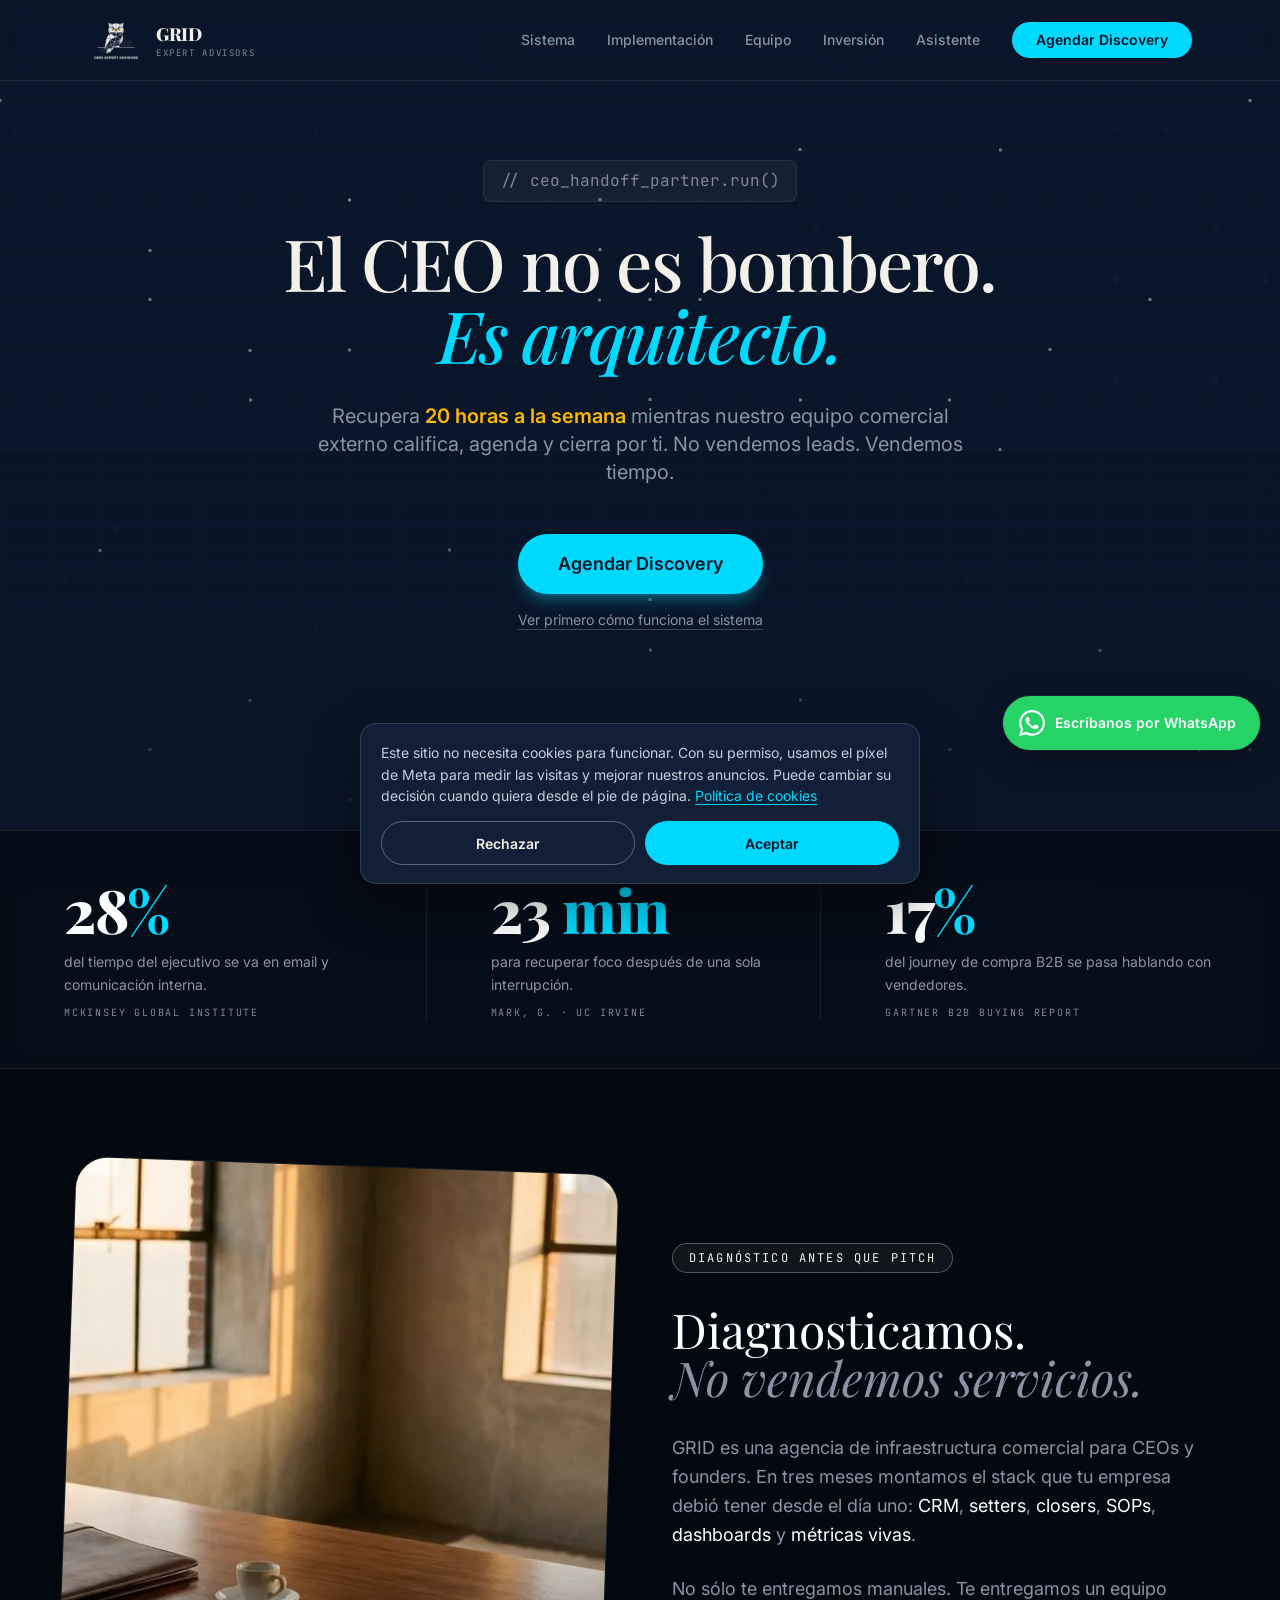
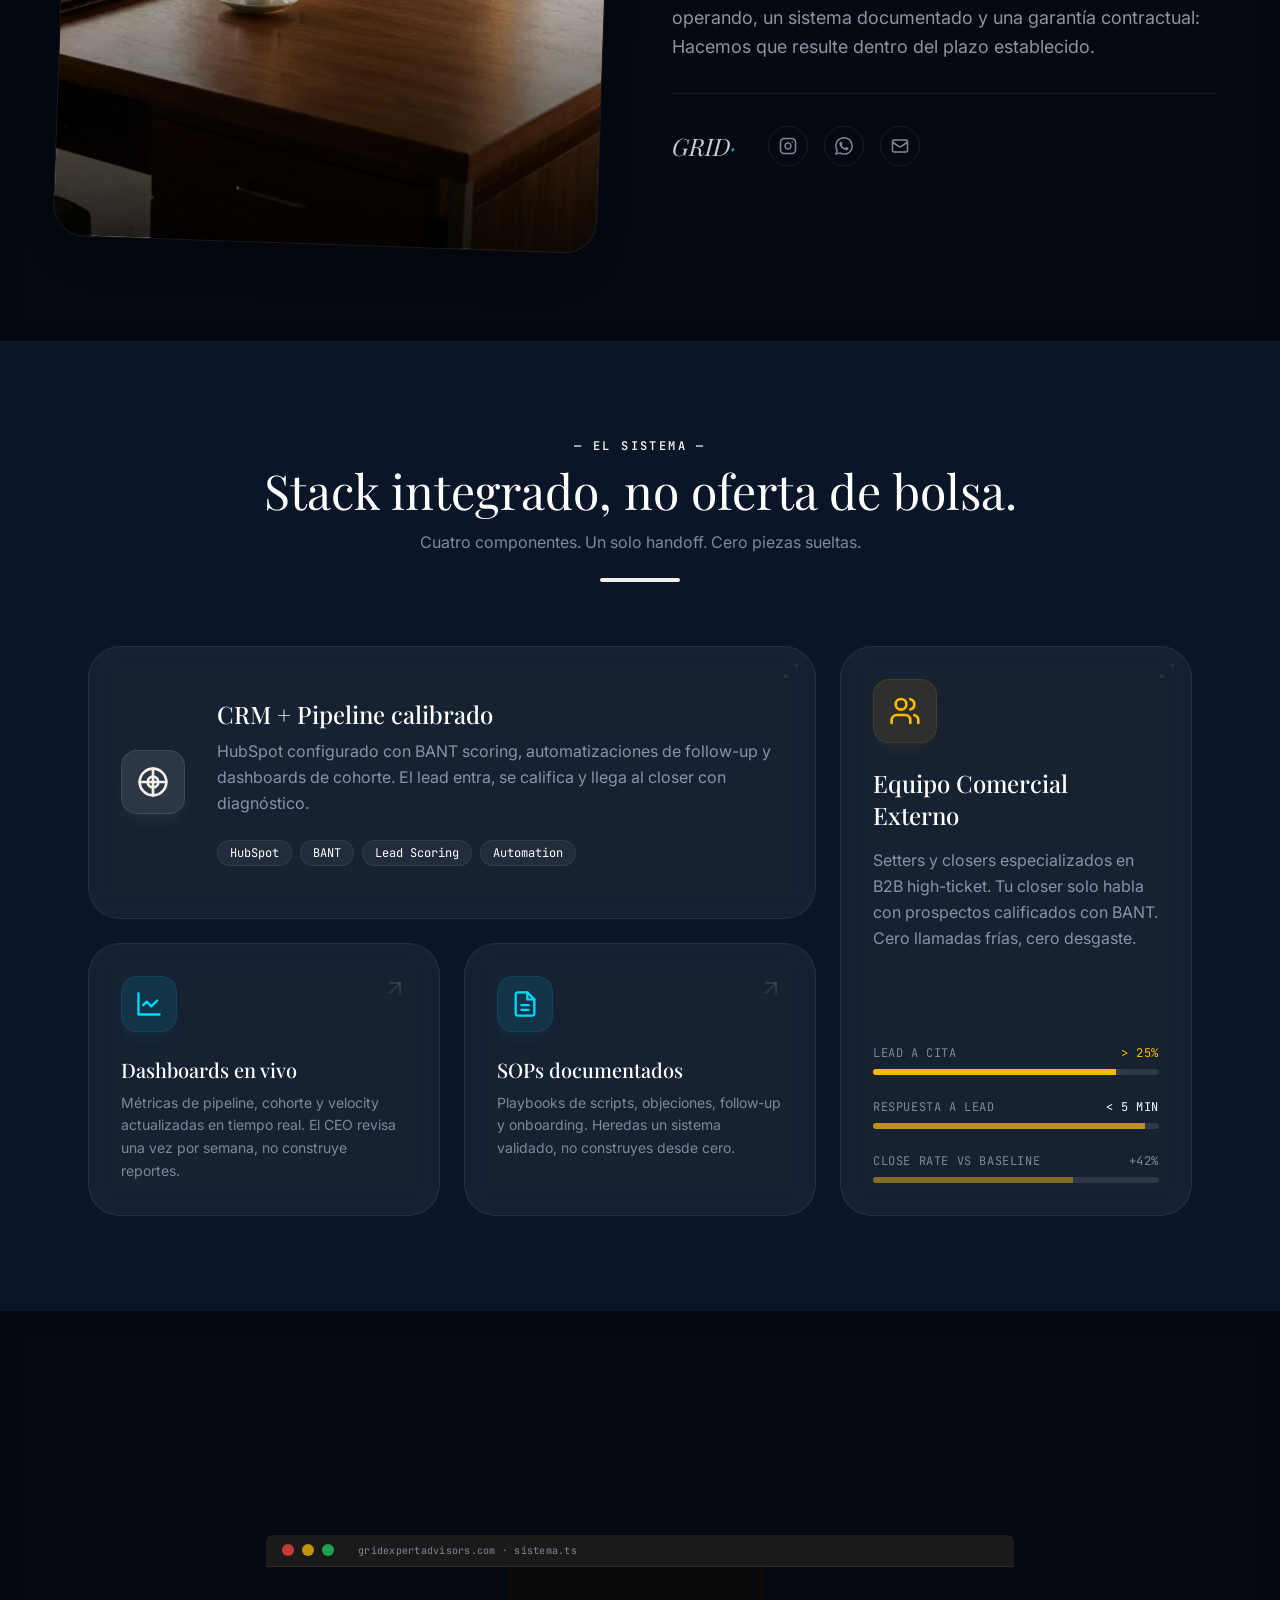
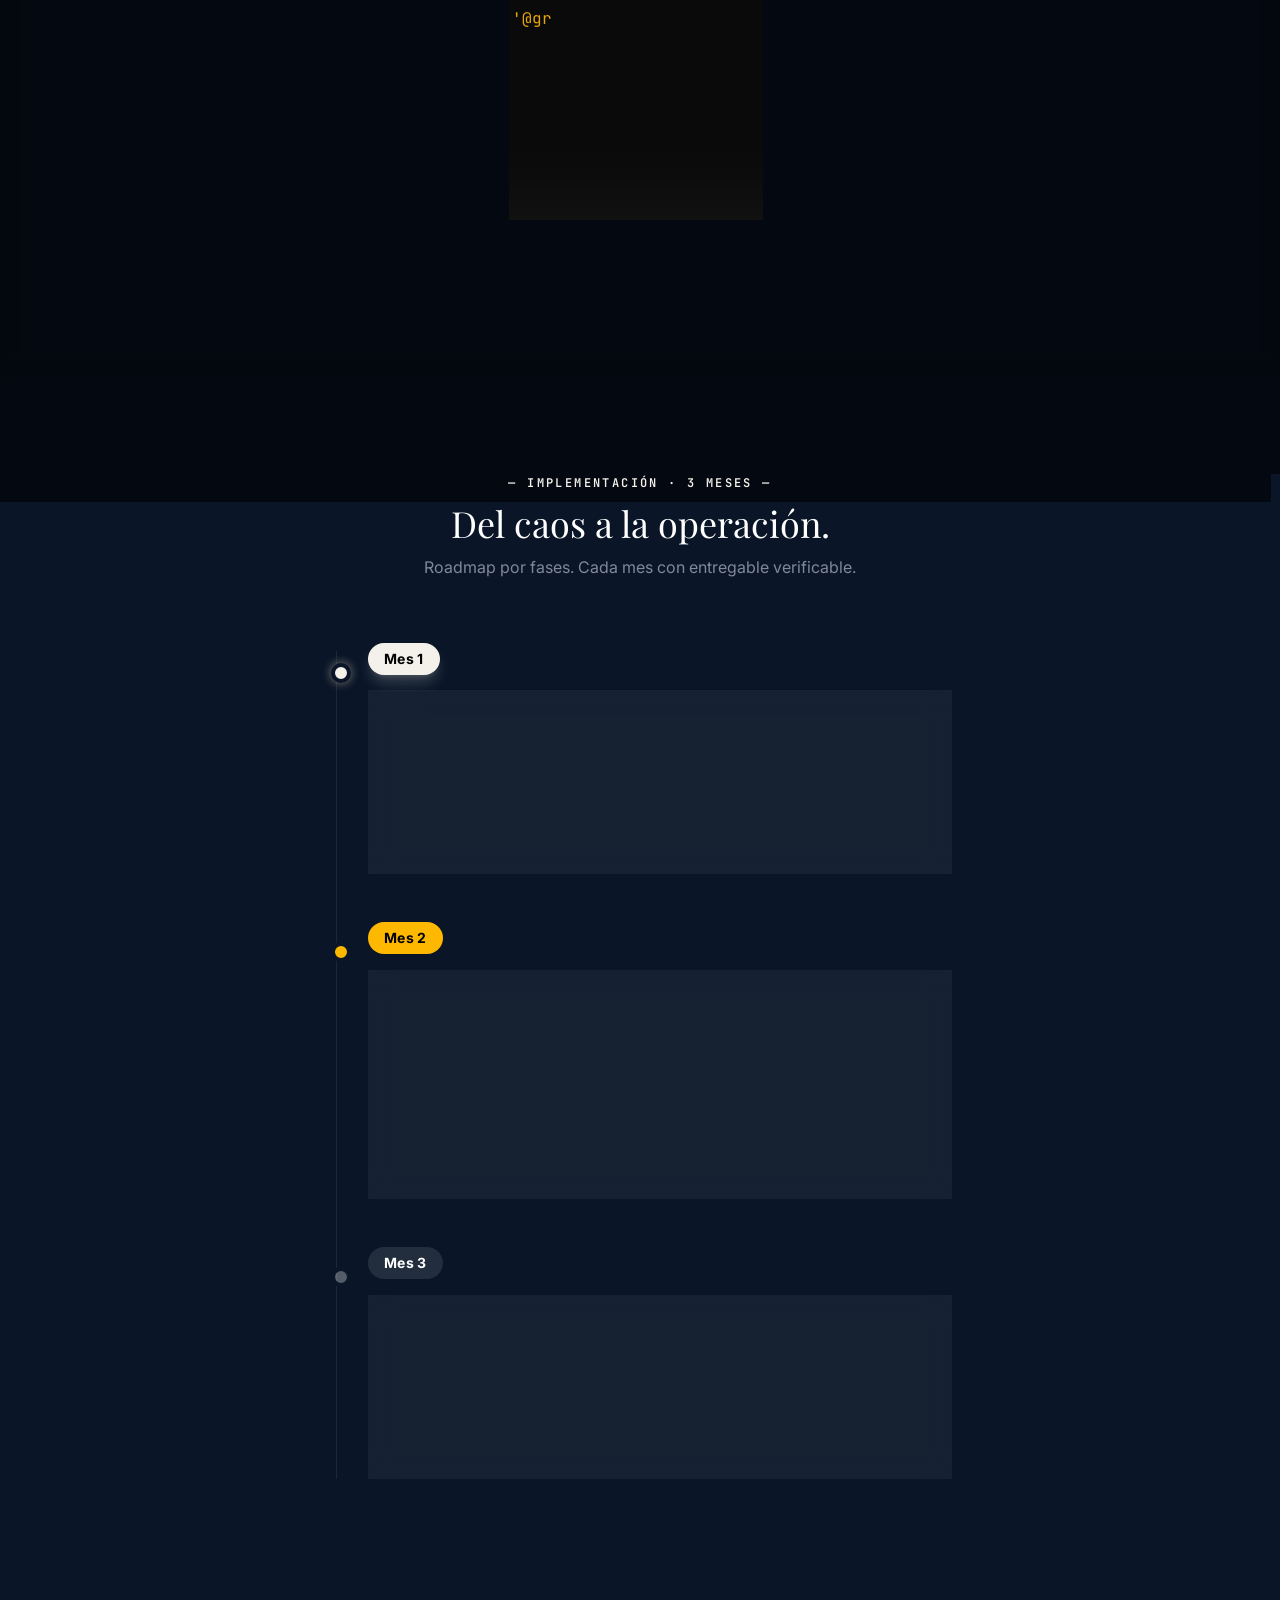
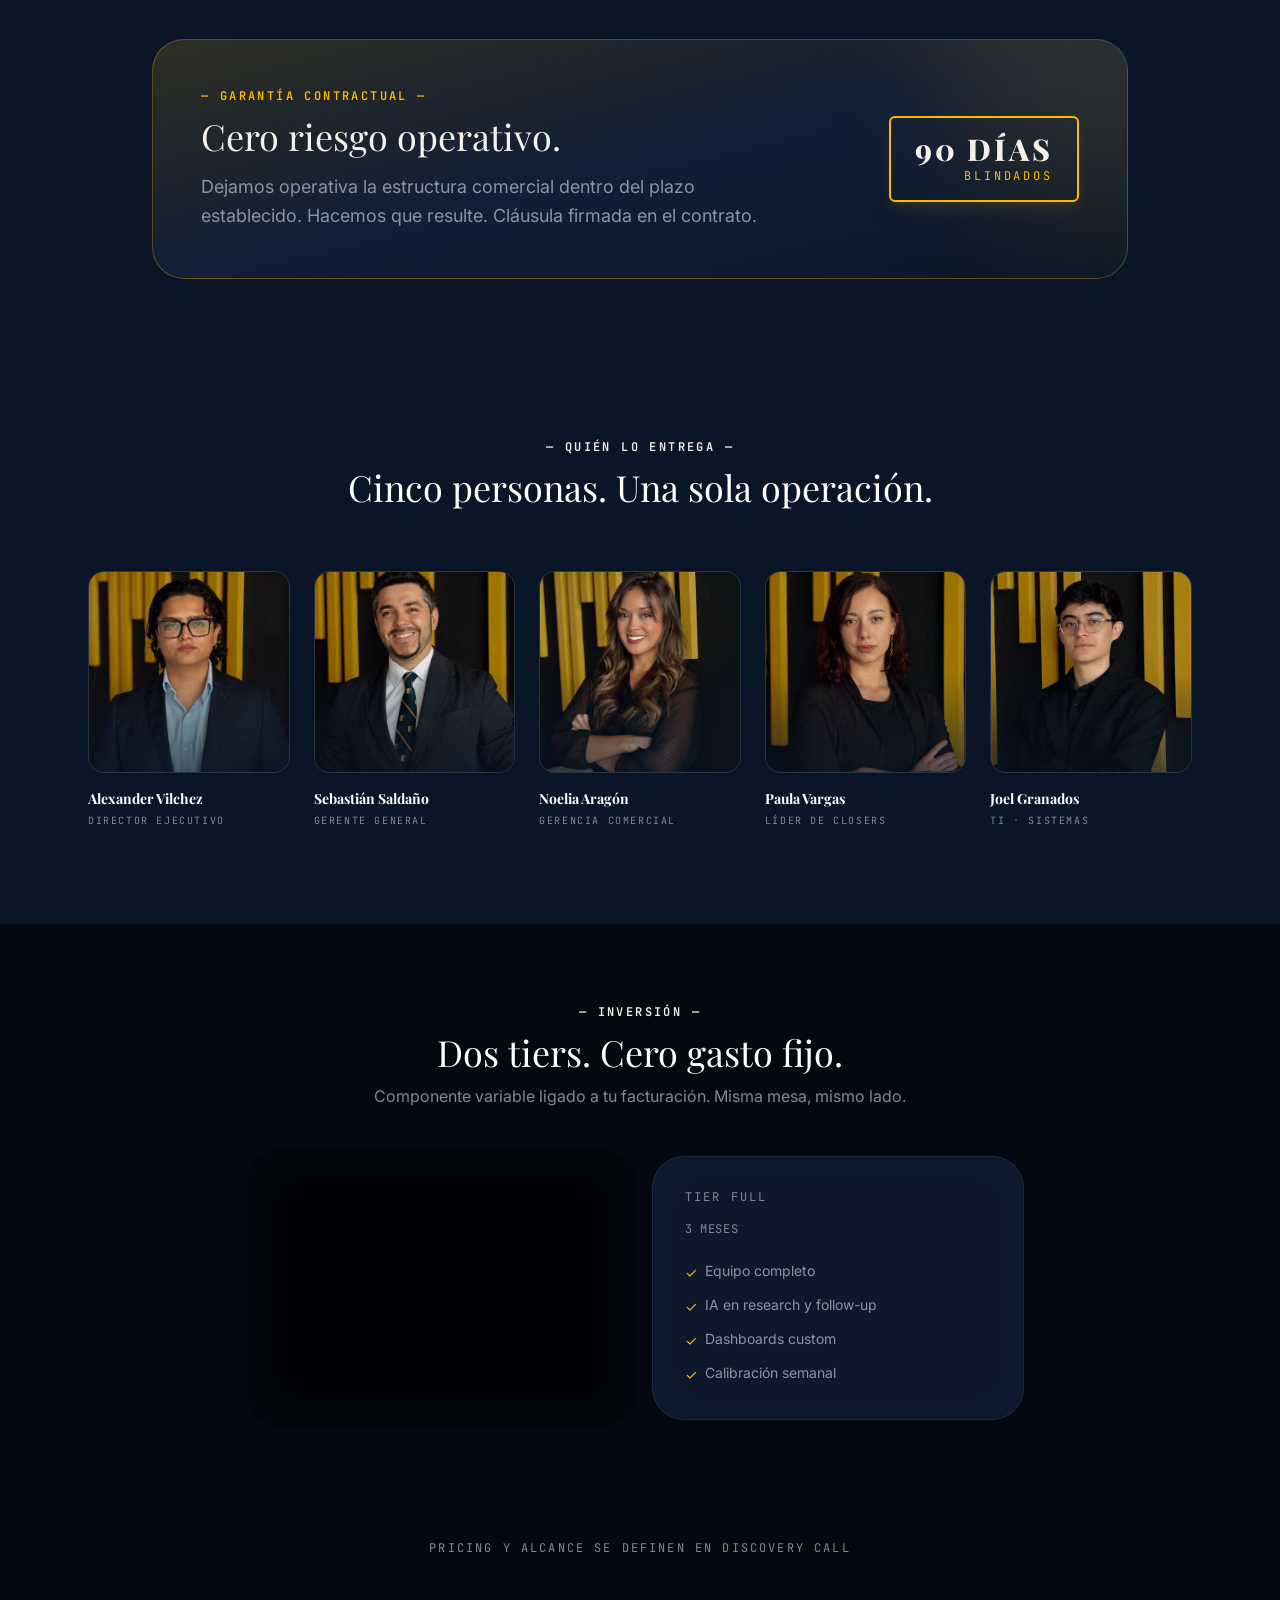
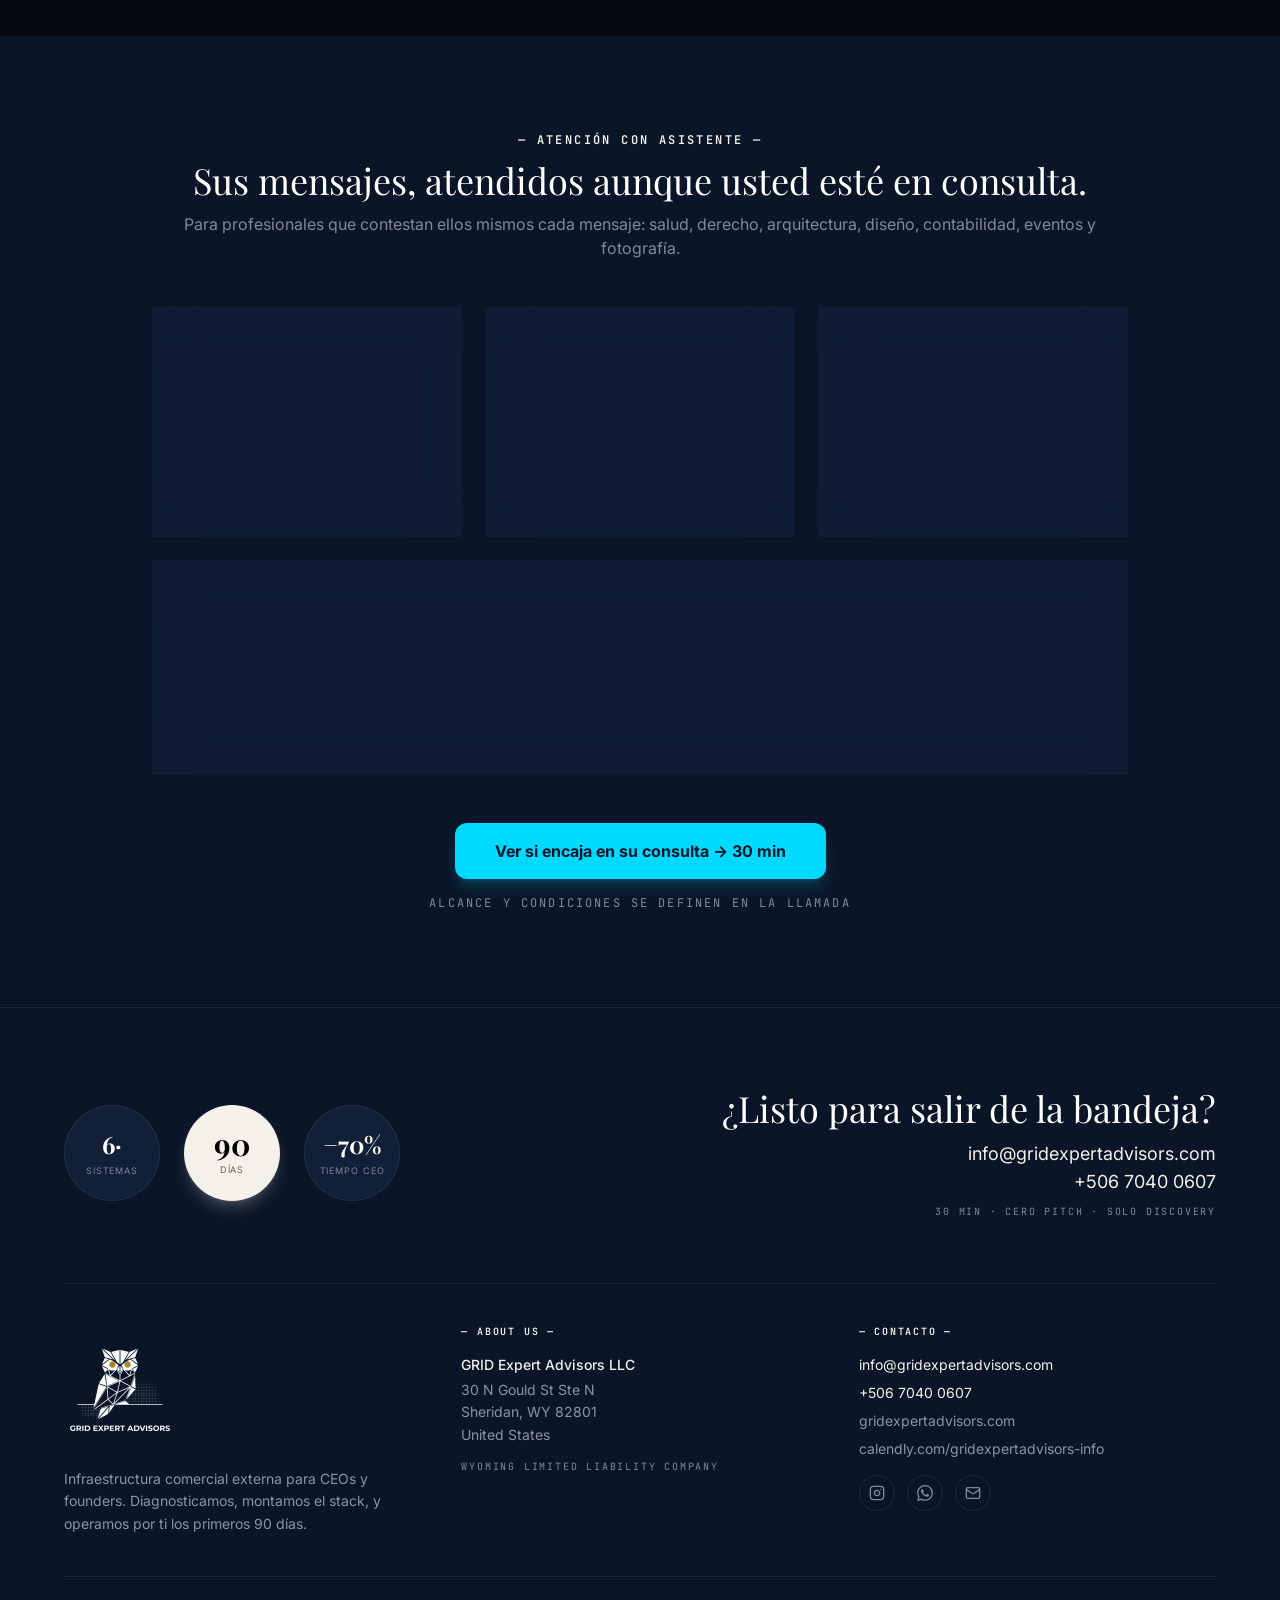
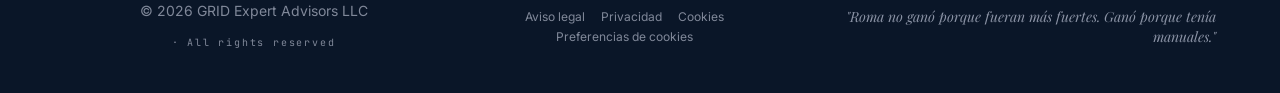
<file: index.html>
<!DOCTYPE html>
<html lang="es" class="scroll-smooth">
<head>
<meta charset="utf-8">
<meta name="viewport" content="width=device-width, initial-scale=1.0">
<meta name="facebook-domain-verification" content="6m07usu1zpwe2a1d13x8taxiiuqbfk" />
<meta name="facebook-domain-verification" content="xnkv0gotk6ql72jltl47cq42r5wtr6" />
<title>GRID Expert Advisors · CEO Handoff Partner</title>
<meta name="description" content="Infraestructura comercial externa para CEOs y founders. Recupera 20 horas a la semana mientras nuestro equipo califica, agenda y cierra por ti. 90 días blindados.">

<link rel="icon" href="/favicon.ico" sizes="any">
<link rel="icon" type="image/png" sizes="32x32" href="/favicon-32.png">
<link rel="apple-touch-icon" href="/apple-touch-icon.png">
<link rel="manifest" href="/site.webmanifest">
<meta name="theme-color" content="#0A1628">
<meta name="robots" content="index, follow">
<meta property="og:title" content="GRID Expert Advisors · CEO Handoff Partner">
<meta property="og:description" content="Recupera 20 horas a la semana. Equipo comercial externo, 6 sistemas integrados, 90 días blindados.">
<meta property="og:image" content="https://gridexpertadvisors.com/og-image.jpg">
<meta property="og:image:width" content="1200">
<meta property="og:image:height" content="630">
<meta property="og:image:alt" content="GRID Expert Advisors">
<meta property="og:locale" content="es_LA">
<meta property="og:url" content="https://gridexpertadvisors.com">
<meta property="og:type" content="website">
<meta property="og:site_name" content="GRID Expert Advisors">
<meta name="twitter:card" content="summary_large_image">
<meta name="twitter:title" content="GRID Expert Advisors · CEO Handoff Partner">
<meta name="twitter:description" content="Recupera 20 horas a la semana. 90 días blindados.">
<meta name="twitter:image" content="https://gridexpertadvisors.com/og-image.jpg">
<link rel="canonical" href="https://gridexpertadvisors.com/">

<link rel="preconnect" href="https://fonts.googleapis.com">
<link rel="preconnect" href="https://fonts.gstatic.com" crossorigin>
<link rel="preload" as="style" href="https://fonts.googleapis.com/css2?family=Playfair+Display:ital,wght@0,400;0,500;0,600;0,700;0,800;1,400&family=Inter:wght@300;400;500;600;700&family=JetBrains+Mono:wght@400;500;600&display=swap" onload="this.onload=null;this.rel='stylesheet'">
<noscript><link rel="stylesheet" href="https://fonts.googleapis.com/css2?family=Playfair+Display:ital,wght@0,400;0,500;0,600;0,700;0,800;1,400&family=Inter:wght@300;400;500;600;700&family=JetBrains+Mono:wght@400;500;600&display=swap"></noscript>

<style>
  /* Respaldo con las metricas de Inter: evita que el texto salte al cargar la fuente. */
  @font-face{font-family:"Inter Fallback";src:local("Arial");size-adjust:107.12%;ascent-override:90.44%;descent-override:22.52%;line-gap-override:0%}
  .animate-bounce-slow { animation: bounce 2s infinite; }
  @keyframes bounce {
    0%, 100% { transform: translateY(-25%); animation-timing-function: cubic-bezier(0.8,0,1,1); }
    50% { transform: translateY(0); animation-timing-function: cubic-bezier(0,0,0.2,1); }
  }
  .reveal-on-scroll { opacity: 0; transform: translateY(30px); transition: all 1s ease-out; }
  .reveal-visible { opacity: 1; transform: translateY(0); }
  ::-webkit-scrollbar { width: 10px; }
  ::-webkit-scrollbar-track { background: #0A1628; }
  ::-webkit-scrollbar-thumb { background: #1D2A42; border-radius: 5px; }
  ::-webkit-scrollbar-thumb:hover { background: #00D9FF; }

  /* Búho 8-bit */
  .flying-owl {
    position: fixed;
    width: 84px;
    height: 84px;
    z-index: 30;
    pointer-events: none;
    opacity: 0;
    transition: opacity 500ms ease;
    will-change: top, transform;
  }
  .flying-owl.visible { opacity: 1; }
  .flying-owl.perched {
    position: absolute;
  }
  .owl-svg {
    width: 100%;
    height: 100%;
    image-rendering: pixelated;
    image-rendering: crisp-edges;
    filter: drop-shadow(0 2px 4px rgba(0, 217, 255, 0.4));
  }

  /* FASE 1: el búho aparece en el header llamando atención (wiggle dramático) */
  .flying-owl.attention .owl-svg {
    animation: owl-attention 0.55s ease-in-out infinite alternate;
  }
  @keyframes owl-attention {
    from { transform: translateY(-2px) rotate(-6deg) scale(1); }
    to   { transform: translateY(4px)  rotate(6deg)  scale(1.06); }
  }
  .flying-owl.attention .owl-wings {
    animation: wing-flap 0.22s steps(1) infinite;
    transform-origin: 7px 9px;
    transform-box: fill-box;
  }

  /* FASE 2: el búho se zambulle hacia abajo bien rápido */
  .flying-owl.diving {
    animation: dive-down 1s cubic-bezier(0.55, 0, 0.85, 1) forwards;
  }
  @keyframes dive-down {
    0%   { top: 18vh;  }
    20%  { top: 22vh;  }
    100% { top: calc(100vh + 100px); }
  }
  .flying-owl.diving .owl-svg {
    animation: dive-tilt 0.12s ease-in-out infinite alternate;
  }
  @keyframes dive-tilt {
    from { transform: rotate(-4deg) scaleY(0.95); }
    to   { transform: rotate(4deg)  scaleY(1.05); }
  }
  .flying-owl.diving .owl-wings {
    animation: wing-flap 0.1s steps(1) infinite;
    transform-origin: 7px 9px;
    transform-box: fill-box;
  }

  /* FASE 3: posado en el palito, parpadea cada 4s */
  .flying-owl.perched .owl-eyes {
    animation: owl-blink 4s ease-in-out infinite;
    transform-origin: center center;
    transform-box: fill-box;
  }
  .flying-owl.perched .owl-wings {
    transform: scaleY(0.55) translateY(1px);
    transform-origin: 7px 9px;
    transform-box: fill-box;
    opacity: 0.92;
  }
  .flying-owl.perched .owl-blink {
    animation: blink-cover 4s ease-in-out infinite;
  }
  @keyframes wing-flap {
    0%, 49%   { opacity: 1; transform: scaleY(1); }
    50%, 100% { opacity: 0.3; transform: scaleY(0.25) translateY(-2px); }
  }
  @keyframes owl-blink {
    0%, 92%, 100% { transform: scaleY(1); }
    94%, 96%      { transform: scaleY(0.05); }
  }
  @keyframes blink-cover {
    0%, 92%, 100% { opacity: 0; }
    94%, 96%      { opacity: 1; }
  }

  /* Pequeña sacudida al posarse */
  .flying-owl.landed {
    animation: land-shake 0.4s ease-out;
  }
  @keyframes land-shake {
    0%   { transform: translateX(-50%) translateY(-4px); }
    40%  { transform: translateX(-50%) translateY(2px); }
    70%  { transform: translateX(-50%) translateY(-1px); }
    100% { transform: translateX(-50%) translateY(0); }
  }

  @media (prefers-reduced-motion: reduce) {
    .flying-owl { transition: none; }
    .flying-owl * { animation: none !important; }
  }
  @media (max-width: 640px) {
    .flying-owl { width: 60px; height: 60px; }
  }
</style>

<link rel="stylesheet" href="/assets/site.css">
<script type="application/ld+json">
{
  "@context": "https://schema.org",
  "@graph": [
    {
      "@type": "ProfessionalService",
      "@id": "https://gridexpertadvisors.com/#org",
      "name": "GRID Expert Advisors",
      "legalName": "GRID Expert Advisors LLC",
      "url": "https://gridexpertadvisors.com/",
      "logo": "https://gridexpertadvisors.com/icon-512.png",
      "image": "https://gridexpertadvisors.com/og-image.jpg",
      "description": "Infraestructura comercial externa para CEOs y founders: CRM, setters, closers, SOPs, dashboards y métricas vivas, implementados en tres meses.",
      "email": "info@gridexpertadvisors.com",
      "telephone": "+506 7040 0607",
      "address": {
        "@type": "PostalAddress",
        "streetAddress": "30 N Gould St Ste N",
        "addressLocality": "Sheridan",
        "addressRegion": "WY",
        "postalCode": "82801",
        "addressCountry": "US"
      },
      "sameAs": ["https://www.instagram.com/sebasaldanoc/"],
      "availableLanguage": "es"
    },
    {
      "@type": "WebSite",
      "@id": "https://gridexpertadvisors.com/#web",
      "url": "https://gridexpertadvisors.com/",
      "name": "GRID Expert Advisors",
      "inLanguage": "es",
      "publisher": { "@id": "https://gridexpertadvisors.com/#org" }
    }
  ]
}
</script>
</head>

<body class="font-sans bg-[#0A1628] text-text-primary overflow-x-hidden selection-cream relative">

<canvas id="tech-canvas" class="fixed top-0 left-0 w-full h-full z-0 block"></canvas>
<div class="fixed top-0 left-0 w-full h-full bg-gradient-to-b from-transparent via-transparent to-[#0A1628] z-0 pointer-events-none"></div>

<div class="relative z-10">

<!-- NAV -->
<nav class="fixed top-0 w-full z-50 bg-[#0A1628]/80 backdrop-blur-md border-b border-brand-border">
  <div class="max-w-6xl mx-auto px-6">
    <div class="flex justify-between items-center h-20">
      <a href="/" class="flex items-center gap-3 group" aria-label="GRID Expert Advisors, inicio">
        <img src="/logo-256.webp" alt="GRID Expert Advisors" width="56" height="56" fetchpriority="high" class="h-14 w-14 object-contain logo-blend group-hover:scale-105 transition-transform">
        <div class="leading-tight hidden sm:block">
          <div class="font-serif font-extrabold text-lg text-text-primary tracking-tight">GRID</div>
          <div class="font-mono text-[9px] text-text-muted uppercase tracking-[0.18em]">Expert Advisors</div>
        </div>
      </a>

      <div class="hidden md:flex items-center gap-8">
        <a href="#sistema" class="text-sm font-medium text-text-secondary hover:text-white transition-colors">Sistema</a>
        <a href="#roadmap" class="text-sm font-medium text-text-secondary hover:text-white transition-colors">Implementación</a>
        <a href="#equipo" class="text-sm font-medium text-text-secondary hover:text-white transition-colors">Equipo</a>
        <a href="#inversion" class="text-sm font-medium text-text-secondary hover:text-white transition-colors">Inversión</a>
        <a href="#asistente" class="text-sm font-medium text-text-secondary hover:text-white transition-colors">Asistente</a>
        <a href="https://ssaldanoc-creator.github.io/formulariogrid/" target="_blank" rel="noopener noreferrer" class="px-6 py-2 rounded-full bg-brand-cyan text-[#0A1628] font-semibold text-sm hover:shadow-lg hover:shadow-brand-cyan/40 transition-all transform hover:scale-105">
          Agendar Discovery
        </a>
      </div>

      <div class="md:hidden">
        <button id="mobile-menu-btn" type="button" aria-label="Abrir menú" aria-controls="mobile-menu" class="text-white hover:text-brand-cream transition-colors">
          <svg xmlns="http://www.w3.org/2000/svg" width="24" height="24" viewBox="0 0 24 24" fill="none" stroke="currentColor" stroke-width="2" stroke-linecap="round" stroke-linejoin="round"><line x1="4" x2="20" y1="12" y2="12"></line><line x1="4" x2="20" y1="6" y2="6"></line><line x1="4" x2="20" y1="18" y2="18"></line></svg>
        </button>
      </div>
    </div>
  </div>

  <div id="mobile-menu" class="hidden md:hidden absolute w-full bg-brand-bg border-b border-brand-border shadow-2xl">
    <div class="px-4 py-4 space-y-2">
      <a href="#sistema" class="block w-full text-left px-4 py-3 text-gray-300 hover:bg-white/5 rounded-lg hover:text-brand-cream">Sistema</a>
      <a href="#roadmap" class="block w-full text-left px-4 py-3 text-gray-300 hover:bg-white/5 rounded-lg hover:text-brand-cream">Implementación</a>
      <a href="#equipo" class="block w-full text-left px-4 py-3 text-gray-300 hover:bg-white/5 rounded-lg hover:text-brand-cream">Equipo</a>
      <a href="#inversion" class="block w-full text-left px-4 py-3 text-gray-300 hover:bg-white/5 rounded-lg hover:text-brand-cream">Inversión</a>
      <a href="#asistente" class="block w-full text-left px-4 py-3 text-gray-300 hover:bg-white/5 rounded-lg hover:text-brand-cream">Asistente</a>
      <a href="#contacto" class="block w-full text-left px-4 py-3 text-gray-300 hover:bg-white/5 rounded-lg hover:text-brand-cream">Contacto</a>
      <a href="https://ssaldanoc-creator.github.io/formulariogrid/" target="_blank" rel="noopener noreferrer" class="block w-full text-center mt-2 px-4 py-3 rounded-full bg-brand-cyan text-[#0A1628] font-semibold">Agendar Discovery</a>
    </div>
  </div>
</nav>

<main>

<!-- HERO -->
<section id="home" class="pt-40 pb-20 px-6 max-w-4xl mx-auto flex flex-col items-center text-center">
  <div class="reveal-on-scroll font-mono text-text-muted mb-6 text-sm md:text-base bg-white/5 px-4 py-2 rounded-lg border border-brand-border">
    // ceo_handoff_partner.run()
  </div>

  <h1 class="text-4xl md:text-6xl lg:text-7xl font-serif font-medium text-text-primary mb-8 leading-tight tracking-tight">
    El CEO no es bombero.<br>
    <span class="italic text-brand-cyan">Es arquitecto.</span>
  </h1>

  <p class="text-lg md:text-xl text-text-secondary max-w-2xl mb-10 leading-relaxed">
    Recupera <span class="text-brand-gold font-semibold">20 horas a la semana</span> mientras nuestro equipo comercial externo califica, agenda y cierra por ti. No vendemos leads. Vendemos tiempo.
  </p>

  <div class="flex flex-col items-center gap-4 mt-2">
    <a href="https://ssaldanoc-creator.github.io/formulariogrid/" target="_blank" rel="noopener noreferrer" class="px-10 py-4 rounded-full bg-brand-cyan text-[#0A1628] font-semibold text-lg hover:scale-105 transition-transform shadow-lg shadow-brand-cyan/30">
      Agendar Discovery
    </a>
    <a href="#sistema" class="text-sm text-text-secondary underline underline-offset-4 decoration-text-secondary/40 hover:text-white transition-colors">Ver primero cómo funciona el sistema</a>
  </div>

  <div class="mt-24 text-text-muted animate-bounce-slow">
    <svg xmlns="http://www.w3.org/2000/svg" width="24" height="24" viewBox="0 0 24 24" fill="none" stroke="currentColor" stroke-width="2" stroke-linecap="round" stroke-linejoin="round"><path d="M12 5v14"></path><path d="m19 12-7 7-7-7"></path></svg>
  </div>
</section>

<!-- STATS -->
<section class="py-12 px-6 bg-black/40 backdrop-blur-md border-y border-brand-border">
  <div class="max-w-6xl mx-auto grid grid-cols-1 md:grid-cols-3 gap-8">
    <div class="reveal-on-scroll text-center md:text-left md:border-r md:border-brand-border md:pr-8">
      <div class="font-serif text-5xl md:text-6xl font-extrabold text-white tracking-tight">28<span class="text-brand-cyan">%</span></div>
      <div class="text-text-secondary mt-3 text-sm leading-relaxed">del tiempo del ejecutivo se va en email y comunicación interna.</div>
      <div class="font-mono text-[10px] text-text-muted uppercase tracking-[0.18em] mt-2">McKinsey Global Institute</div>
    </div>
    <div class="reveal-on-scroll text-center md:text-left md:border-r md:border-brand-border md:px-8">
      <div class="font-serif text-5xl md:text-6xl font-extrabold text-white tracking-tight">23 <span class="text-brand-cyan">min</span></div>
      <div class="text-text-secondary mt-3 text-sm leading-relaxed">para recuperar foco después de una sola interrupción.</div>
      <div class="font-mono text-[10px] text-text-muted uppercase tracking-[0.18em] mt-2">Mark, G. · UC Irvine</div>
    </div>
    <div class="reveal-on-scroll text-center md:text-left md:pl-8">
      <div class="font-serif text-5xl md:text-6xl font-extrabold text-white tracking-tight">17<span class="text-brand-cyan">%</span></div>
      <div class="text-text-secondary mt-3 text-sm leading-relaxed">del journey de compra B2B se pasa hablando con vendedores.</div>
      <div class="font-mono text-[10px] text-text-muted uppercase tracking-[0.18em] mt-2">Gartner B2B Buying Report</div>
    </div>
  </div>
</section>

<!-- DIAGNÓSTICO / ABOUT -->
<section id="diagnostico" class="py-24 px-6 bg-black/60 backdrop-blur-md border-b border-brand-border relative overflow-hidden">
  <div class="max-w-6xl mx-auto grid grid-cols-1 md:grid-cols-2 gap-16 items-center">
    <div class="reveal-on-scroll relative group order-2 md:order-1">
      <div class="absolute inset-0 bg-brand-cream/10 rounded-full blur-3xl opacity-0 group-hover:opacity-100 transition-opacity duration-700"></div>
      <div class="relative w-full aspect-[4/5] rounded-[2rem] overflow-hidden border border-brand-border rotate-2 group-hover:rotate-0 transition-transform duration-500 shadow-2xl">
        <img src="/hero.webp" alt="Mesa de trabajo de una operación comercial externa" width="1376" height="768" loading="lazy" decoding="async" class="w-full h-full object-cover scale-105 group-hover:scale-100 transition-all duration-500">
        <div class="absolute inset-0 bg-gradient-to-t from-black/80 via-transparent to-transparent"></div>
        <div class="absolute bottom-6 left-6 right-6 bg-black/80 backdrop-blur-md p-4 rounded-xl border border-brand-border transform translate-y-4 opacity-0 group-hover:translate-y-0 group-hover:opacity-100 transition-all duration-500 delay-100">
          <div class="flex items-center gap-3">
            <img src="/logo-256.webp" alt="" width="48" height="48" loading="lazy" class="w-12 h-12 object-contain logo-blend">
            <div>
              <p class="text-text-primary text-sm font-medium">GRID Expert Advisors LLC</p>
              <p class="text-xs text-text-muted">Operación comercial externa</p>
            </div>
          </div>
        </div>
      </div>
    </div>

    <div class="reveal-on-scroll order-1 md:order-2 space-y-8">
      <div class="inline-block px-4 py-1.5 rounded-full border border-brand-cream/30 bg-brand-cream/5 text-brand-cream text-xs font-mono uppercase tracking-[0.18em]">
        Diagnóstico antes que pitch
      </div>
      <h2 class="text-4xl md:text-5xl font-serif text-white leading-tight">
        Diagnosticamos.<br>
        <span class="text-text-secondary italic">No vendemos servicios.</span>
      </h2>
      <div class="space-y-6 text-text-secondary text-lg leading-relaxed">
        <p>
          GRID es una agencia de infraestructura comercial para CEOs y founders. En tres meses montamos el stack que tu empresa debió tener desde el día uno: <span class="text-white">CRM</span>, <span class="text-white">setters</span>, <span class="text-white">closers</span>, <span class="text-white">SOPs</span>, <span class="text-white">dashboards</span> y <span class="text-white">métricas vivas</span>.
        </p>
        <p>
          No sólo te entregamos manuales. Te entregamos un equipo operando, un sistema documentado y una garantía contractual: Hacemos que resulte dentro del plazo establecido.
        </p>
      </div>
      <div class="pt-8 flex flex-col sm:flex-row gap-8 sm:items-center border-t border-brand-border">
        <div class="font-serif text-2xl text-white italic opacity-80">GRID<span class="text-brand-cyan">·</span></div>
        <div class="flex gap-4">
          <a href="https://www.instagram.com/sebasaldanoc/" target="_blank" rel="noopener noreferrer" class="w-10 h-10 rounded-full border border-brand-border flex items-center justify-center text-text-muted hover:text-white hover:bg-white/5 transition-all" aria-label="Instagram">
            <svg xmlns="http://www.w3.org/2000/svg" width="18" height="18" viewBox="0 0 24 24" fill="none" stroke="currentColor" stroke-width="2" stroke-linecap="round" stroke-linejoin="round"><rect width="20" height="20" x="2" y="2" rx="5" ry="5"></rect><path d="M16 11.37A4 4 0 1 1 12.63 8 4 4 0 0 1 16 11.37z"></path><line x1="17.5" x2="17.51" y1="6.5" y2="6.5"></line></svg>
          </a>
          <a href="https://wa.me/50670400607?text=Hola%2C%20vengo%20de%20la%20web%20de%20GRID%20y%20quiero%20saber%20c%C3%B3mo%20trabajan." target="_blank" rel="noopener noreferrer" class="w-10 h-10 rounded-full border border-brand-border flex items-center justify-center text-text-muted hover:text-white hover:bg-white/5 transition-all" aria-label="WhatsApp">
            <svg xmlns="http://www.w3.org/2000/svg" width="18" height="18" viewBox="0 0 24 24" fill="currentColor" stroke="none" aria-hidden="true"><path d="M17.472 14.382c-.297-.149-1.758-.867-2.03-.967-.273-.099-.471-.148-.67.15-.197.297-.767.966-.94 1.164-.173.199-.347.223-.644.075-.297-.15-1.255-.463-2.39-1.475-.883-.788-1.48-1.761-1.653-2.059-.173-.297-.018-.458.13-.606.134-.133.298-.347.446-.52.149-.174.198-.298.298-.497.099-.198.05-.371-.025-.52-.075-.149-.669-1.612-.916-2.207-.242-.579-.487-.5-.669-.51-.173-.008-.371-.01-.57-.01-.198 0-.52.074-.792.372-.272.297-1.04 1.016-1.04 2.479 0 1.462 1.065 2.875 1.213 3.074.149.198 2.096 3.2 5.077 4.487.709.306 1.262.489 1.694.625.712.227 1.36.195 1.871.118.571-.085 1.758-.719 2.006-1.413.248-.694.248-1.289.173-1.413-.074-.124-.272-.198-.57-.347m-5.421 7.403h-.004a9.87 9.87 0 0 1-5.031-1.378l-.361-.214-3.741.982.998-3.648-.235-.374a9.86 9.86 0 0 1-1.51-5.26c.001-5.45 4.436-9.884 9.888-9.884 2.64 0 5.122 1.03 6.988 2.898a9.825 9.825 0 0 1 2.893 6.994c-.003 5.45-4.437 9.884-9.885 9.884m8.413-18.297A11.815 11.815 0 0 0 12.05 0C5.495 0 .16 5.335.157 11.892c0 2.096.547 4.142 1.588 5.945L.057 24l6.305-1.654a11.882 11.882 0 0 0 5.683 1.448h.005c6.554 0 11.89-5.335 11.893-11.893a11.821 11.821 0 0 0-3.48-8.413Z"/></svg>
          </a>
          <a href="mailto:info@gridexpertadvisors.com" class="w-10 h-10 rounded-full border border-brand-border flex items-center justify-center text-text-muted hover:text-white hover:bg-white/5 transition-all" aria-label="Email">
            <svg xmlns="http://www.w3.org/2000/svg" width="18" height="18" viewBox="0 0 24 24" fill="none" stroke="currentColor" stroke-width="2" stroke-linecap="round" stroke-linejoin="round"><rect width="20" height="16" x="2" y="4" rx="2"></rect><path d="m22 7-8.97 5.7a1.94 1.94 0 0 1-2.06 0L2 7"></path></svg>
          </a>
        </div>
      </div>
    </div>
  </div>
</section>

<!-- SISTEMA / SERVICES -->
<section id="sistema" class="py-24 px-6 max-w-6xl mx-auto">
  <div class="reveal-on-scroll text-center mb-16">
    <span class="font-mono text-brand-cream text-xs tracking-[0.20em] uppercase mb-3 block font-semibold">— El sistema —</span>
    <h2 class="text-4xl md:text-5xl font-serif text-white mb-3">Stack integrado, no oferta de bolsa.</h2>
    <p class="text-text-muted mt-4 max-w-xl mx-auto">Cuatro componentes. Un solo handoff. Cero piezas sueltas.</p>
    <div class="h-1 w-20 bg-brand-cream mx-auto rounded-full mt-6"></div>
  </div>

  <div class="grid grid-cols-1 md:grid-cols-3 gap-6 auto-rows-fr">

    <!-- WIDE: CRM + Pipeline -->
    <div class="reveal-on-scroll md:col-span-2 group relative bg-white/5 backdrop-blur-md border border-brand-border rounded-[2rem] p-8 overflow-hidden hover:border-brand-cream/30 hover:bg-white/[0.07] transition-all duration-300">
      <svg class="absolute top-4 right-4 w-4 h-4 text-white/10 group-hover:text-brand-cream/50 transition-colors" viewBox="0 0 24 24" fill="currentColor">
        <path d="M22 2v6h-2V4h-4V2h6zM2 22v-6h2v4h4v2H2z"></path>
      </svg>
      <div class="absolute inset-0 bg-gradient-to-br from-brand-cream/10 via-transparent to-transparent opacity-0 group-hover:opacity-100 transition-opacity duration-500 pointer-events-none"></div>
      <div class="relative z-10 flex flex-col md:flex-row gap-8 md:items-center h-full">
        <div class="w-16 h-16 rounded-2xl bg-brand-cream/10 flex items-center justify-center text-brand-cream shrink-0 border border-brand-cream/10 shadow-lg shadow-brand-cream/5">
          <svg xmlns="http://www.w3.org/2000/svg" width="32" height="32" viewBox="0 0 24 24" fill="none" stroke="currentColor" stroke-width="2" stroke-linecap="round" stroke-linejoin="round"><circle cx="12" cy="12" r="10"></circle><circle cx="12" cy="12" r="4"></circle><line x1="12" y1="2" x2="12" y2="22"></line><line x1="2" y1="12" x2="22" y2="12"></line></svg>
        </div>
        <div class="flex-1">
          <h3 class="text-2xl font-serif font-medium text-white mb-2">CRM + Pipeline calibrado</h3>
          <p class="text-text-secondary mb-6 leading-relaxed">HubSpot configurado con BANT scoring, automatizaciones de follow-up y dashboards de cohorte. El lead entra, se califica y llega al closer con diagnóstico.</p>
          <div class="flex flex-wrap gap-2">
            <span class="px-3 py-1 text-xs font-mono rounded-full bg-white/5 border border-brand-border text-white group-hover:bg-brand-cream/20 group-hover:border-brand-cream/20 group-hover:text-brand-cream transition-colors">HubSpot</span>
            <span class="px-3 py-1 text-xs font-mono rounded-full bg-white/5 border border-brand-border text-white group-hover:bg-brand-cream/20 group-hover:border-brand-cream/20 group-hover:text-brand-cream transition-colors">BANT</span>
            <span class="px-3 py-1 text-xs font-mono rounded-full bg-white/5 border border-brand-border text-white group-hover:bg-brand-cream/20 group-hover:border-brand-cream/20 group-hover:text-brand-cream transition-colors">Lead Scoring</span>
            <span class="px-3 py-1 text-xs font-mono rounded-full bg-white/5 border border-brand-border text-white group-hover:bg-brand-cream/20 group-hover:border-brand-cream/20 group-hover:text-brand-cream transition-colors">Automation</span>
          </div>
        </div>
      </div>
    </div>

    <!-- TALL: Equipo Comercial -->
    <div class="reveal-on-scroll md:row-span-2 group relative bg-white/5 backdrop-blur-md border border-brand-border rounded-[2rem] p-8 overflow-hidden hover:border-brand-gold/30 hover:bg-white/[0.07] transition-all duration-300 flex flex-col">
      <svg class="absolute top-4 right-4 w-4 h-4 text-white/10 group-hover:text-brand-gold/50 transition-colors" viewBox="0 0 24 24" fill="currentColor">
        <path d="M22 2v6h-2V4h-4V2h6zM2 22v-6h2v4h4v2H2z"></path>
      </svg>
      <div class="absolute inset-0 bg-gradient-to-b from-brand-gold/10 via-transparent to-transparent opacity-0 group-hover:opacity-100 transition-opacity duration-500 pointer-events-none"></div>
      <div class="relative z-10 flex flex-col h-full">
        <div class="w-16 h-16 rounded-2xl bg-brand-gold/10 flex items-center justify-center text-brand-gold mb-6 border border-brand-gold/10 shadow-lg shadow-brand-gold/5">
          <svg xmlns="http://www.w3.org/2000/svg" width="32" height="32" viewBox="0 0 24 24" fill="none" stroke="currentColor" stroke-width="2" stroke-linecap="round" stroke-linejoin="round"><path d="M16 21v-2a4 4 0 0 0-4-4H6a4 4 0 0 0-4 4v2"></path><circle cx="9" cy="7" r="4"></circle><path d="M22 21v-2a4 4 0 0 0-3-3.87"></path><path d="M16 3.13a4 4 0 0 1 0 7.75"></path></svg>
        </div>
        <h3 class="text-2xl font-serif font-medium text-white mb-4">Equipo Comercial Externo</h3>
        <p class="text-text-secondary mb-8 flex-1 leading-relaxed">Setters y closers especializados en B2B high-ticket. Tu closer solo habla con prospectos calificados con BANT. Cero llamadas frías, cero desgaste.</p>
        <div class="mt-auto space-y-6">
          <div class="space-y-2">
            <div class="flex justify-between text-xs font-mono text-text-muted uppercase tracking-wider"><span>Lead a cita</span><span class="text-brand-gold">&gt; 25%</span></div>
            <div class="h-1.5 w-full bg-white/10 rounded-full overflow-hidden">
              <div class="h-full bg-brand-gold w-[85%] shadow-[0_0_10px_rgba(184,137,61,0.5)]"></div>
            </div>
          </div>
          <div class="space-y-2">
            <div class="flex justify-between text-xs font-mono text-text-muted uppercase tracking-wider"><span>Respuesta a lead</span><span class="text-white">&lt; 5 min</span></div>
            <div class="h-1.5 w-full bg-white/10 rounded-full overflow-hidden">
              <div class="h-full bg-brand-gold w-[95%] opacity-70"></div>
            </div>
          </div>
          <div class="space-y-2">
            <div class="flex justify-between text-xs font-mono text-text-muted uppercase tracking-wider"><span>Close rate vs baseline</span><span class="text-text-muted">+42%</span></div>
            <div class="h-1.5 w-full bg-white/10 rounded-full overflow-hidden">
              <div class="h-full bg-brand-gold w-[70%] opacity-40"></div>
            </div>
          </div>
        </div>
      </div>
    </div>

    <!-- SMALL: Dashboards -->
    <div class="reveal-on-scroll group relative bg-white/5 backdrop-blur-md border border-brand-border rounded-[2rem] p-8 overflow-hidden hover:border-brand-cyan/30 hover:bg-white/[0.07] transition-all duration-300">
      <div class="absolute inset-0 bg-gradient-to-tr from-brand-cyan/10 via-transparent to-transparent opacity-0 group-hover:opacity-100 transition-opacity duration-500 pointer-events-none"></div>
      <div class="relative z-10">
        <div class="flex items-start justify-between mb-6">
          <div class="w-14 h-14 rounded-2xl bg-brand-cyan/10 flex items-center justify-center text-brand-cyan border border-brand-cyan/10 shadow-lg shadow-brand-cyan/5">
            <svg xmlns="http://www.w3.org/2000/svg" width="28" height="28" viewBox="0 0 24 24" fill="none" stroke="currentColor" stroke-width="2" stroke-linecap="round" stroke-linejoin="round"><path d="M3 3v18h18"></path><path d="m19 9-5 5-4-4-3 3"></path></svg>
          </div>
          <svg class="text-white/10 group-hover:text-brand-cyan transition-colors transform group-hover:-translate-y-1 group-hover:translate-x-1" width="24" height="24" viewBox="0 0 24 24" fill="none" stroke="currentColor" stroke-width="2" stroke-linecap="round" stroke-linejoin="round"><line x1="7" y1="17" x2="17" y2="7"></line><polyline points="7 7 17 7 17 17"></polyline></svg>
        </div>
        <h3 class="text-xl font-serif font-medium text-white mb-2">Dashboards en vivo</h3>
        <p class="text-text-muted text-sm leading-relaxed">Métricas de pipeline, cohorte y velocity actualizadas en tiempo real. El CEO revisa una vez por semana, no construye reportes.</p>
      </div>
    </div>

    <!-- SMALL: SOPs -->
    <div class="reveal-on-scroll group relative bg-white/5 backdrop-blur-md border border-brand-border rounded-[2rem] p-8 overflow-hidden hover:border-brand-cyan/30 hover:bg-white/[0.07] transition-all duration-300">
      <div class="absolute inset-0 bg-gradient-to-tr from-brand-cyan/10 via-transparent to-transparent opacity-0 group-hover:opacity-100 transition-opacity duration-500 pointer-events-none"></div>
      <div class="relative z-10">
        <div class="flex items-start justify-between mb-6">
          <div class="w-14 h-14 rounded-2xl bg-brand-cyan/10 flex items-center justify-center text-brand-cyan border border-brand-cyan/10 shadow-lg shadow-brand-cyan/5">
            <svg xmlns="http://www.w3.org/2000/svg" width="28" height="28" viewBox="0 0 24 24" fill="none" stroke="currentColor" stroke-width="2" stroke-linecap="round" stroke-linejoin="round"><path d="M14 2H6a2 2 0 0 0-2 2v16a2 2 0 0 0 2 2h12a2 2 0 0 0 2-2V8z"></path><polyline points="14 2 14 8 20 8"></polyline><line x1="9" y1="13" x2="15" y2="13"></line><line x1="9" y1="17" x2="15" y2="17"></line></svg>
          </div>
          <svg class="text-white/10 group-hover:text-brand-cyan transition-colors transform group-hover:-translate-y-1 group-hover:translate-x-1" width="24" height="24" viewBox="0 0 24 24" fill="none" stroke="currentColor" stroke-width="2" stroke-linecap="round" stroke-linejoin="round"><line x1="7" y1="17" x2="17" y2="7"></line><polyline points="7 7 17 7 17 17"></polyline></svg>
        </div>
        <h3 class="text-xl font-serif font-medium text-white mb-2">SOPs documentados</h3>
        <p class="text-text-muted text-sm leading-relaxed">Playbooks de scripts, objeciones, follow-up y onboarding. Heredas un sistema validado, no construyes desde cero.</p>
      </div>
    </div>
  </div>
</section>

<!-- TECH STACK / Code Terminal -->
<section class="py-24 bg-black/60 backdrop-blur-md border-y border-brand-border">
  <div class="reveal-on-scroll max-w-5xl mx-auto px-6 text-center">
    <span class="font-mono text-brand-cream text-xs tracking-[0.20em] uppercase mb-3 block font-semibold">— Stack —</span>
    <h3 class="text-3xl md:text-4xl font-serif text-white mb-12">Seis sistemas. Una sola entrega.</h3>

    <div class="relative mx-auto max-w-3xl">
      <div class="bg-[#000] rounded-t-2xl border-t-[1px] border-x-[1px] border-white/20 p-2 shadow-2xl">
        <div class="bg-[#0a0a0a] rounded-lg h-64 md:h-80 overflow-hidden relative flex flex-col items-start justify-start border border-brand-border">
          <div class="absolute top-0 w-full h-8 bg-[#1a1a1a] flex items-center px-4 gap-2 border-b border-brand-border z-10">
            <div class="w-3 h-3 rounded-full bg-red-500/80"></div>
            <div class="w-3 h-3 rounded-full bg-yellow-500/80"></div>
            <div class="w-3 h-3 rounded-full bg-green-500/80"></div>
            <div class="ml-4 font-mono text-[10px] text-text-muted tracking-wide">gridexpertadvisors.com · sistema.ts</div>
          </div>
          <div id="code-terminal" class="text-left font-mono text-sm md:text-base space-y-1 p-8 w-full opacity-90 overflow-y-auto mt-10 h-full scrollbar-none">
            <span class="text-brand-cream animate-pulse">_</span>
          </div>
        </div>
      </div>
      <div class="h-4 md:h-5 bg-[#1a1a1a] rounded-b-2xl mx-auto w-[102%] shadow-xl border-b border-white/10 relative">
        <div class="absolute top-0 left-1/2 -translate-x-1/2 w-24 h-1.5 bg-black/40 rounded-b-lg"></div>
      </div>
      <div class="absolute -bottom-10 left-1/2 -translate-x-1/2 w-3/4 h-20 bg-brand-cream/10 blur-[60px] rounded-full pointer-events-none"></div>
    </div>
  </div>
</section>

<!-- ROADMAP / TIMELINE -->
<section id="roadmap" class="py-24 px-6 max-w-2xl mx-auto">
  <div class="reveal-on-scroll text-center mb-16">
    <span class="font-mono text-brand-cream text-xs tracking-[0.20em] uppercase mb-3 block font-semibold">— Implementación · 3 meses —</span>
    <h2 class="text-3xl md:text-4xl font-serif text-white">Del caos a la operación.</h2>
    <p class="text-text-muted mt-3">Roadmap por fases. Cada mes con entregable verificable.</p>
  </div>

  <div class="relative pl-8 sm:pl-10 space-y-12">
    <div class="absolute left-0 top-2 bottom-0 w-px bg-brand-border md:left-2"></div>

    <!-- Mes 1 -->
    <div class="reveal-on-scroll relative group">
      <div class="absolute -left-[39px] md:-left-[37px] top-5 w-5 h-5 rounded-full border-4 border-brand-bg bg-brand-cream shadow-[0_0_10px_rgba(247,226,192,0.5)] group-hover:scale-125 group-hover:shadow-[0_0_20px_rgba(247,226,192,0.8)] transition-all duration-300 z-10"></div>
      <div class="relative">
        <div class="inline-block px-4 py-1.5 rounded-full font-bold mb-4 text-sm tracking-wide bg-brand-cream text-black shadow-lg shadow-brand-cream/20 group-hover:shadow-brand-cream/40 group-hover:-translate-y-1 transition-all duration-300">
          Mes 1
        </div>
        <div class="relative bg-white/5 backdrop-blur-md p-6 md:p-8 rounded-2xl border border-brand-border group-hover:border-brand-cream/30 transition-all duration-300 group-hover:bg-white/[0.08] group-hover:translate-x-2 overflow-hidden">
          <div class="absolute top-0 right-0 w-32 h-32 bg-brand-cream/10 rounded-full blur-[50px] -translate-y-1/2 translate-x-1/2 opacity-0 group-hover:opacity-100 transition-opacity duration-500"></div>
          <h3 class="text-xl font-serif font-bold text-white mb-1 relative z-10">Fundación</h3>
          <p class="text-text-secondary mb-4 relative z-10 flex items-center gap-2">
            Stack + SOPs + onboarding del equipo
            <span class="w-1 h-1 rounded-full bg-brand-cream"></span>
            <span class="text-xs text-brand-cream font-mono uppercase tracking-wider">Día 30</span>
          </p>
          <p class="text-text-muted text-sm leading-relaxed relative z-10">
            El CEO sale de la operación diaria. CRM configurado, equipo onboardeado, war room operativo, primeros leads tocando el pipeline.
          </p>
        </div>
      </div>
    </div>

    <!-- Mes 2 -->
    <div class="reveal-on-scroll relative group">
      <div class="absolute -left-[39px] md:-left-[37px] top-5 w-5 h-5 rounded-full border-4 border-brand-bg bg-brand-gold group-hover:scale-125 group-hover:shadow-[0_0_20px_rgba(184,137,61,0.8)] transition-all duration-300 z-10"></div>
      <div class="relative">
        <div class="inline-block px-4 py-1.5 rounded-full font-bold mb-4 text-sm tracking-wide bg-brand-gold text-black group-hover:shadow-lg group-hover:shadow-brand-gold/20 group-hover:-translate-y-1 transition-all duration-300">
          Mes 2
        </div>
        <div class="relative bg-white/5 backdrop-blur-md p-6 md:p-8 rounded-2xl border border-brand-border group-hover:border-brand-gold/30 transition-all duration-300 group-hover:bg-white/[0.08] group-hover:translate-x-2 overflow-hidden">
          <div class="absolute top-0 right-0 w-32 h-32 bg-brand-gold/10 rounded-full blur-[50px] -translate-y-1/2 translate-x-1/2 opacity-0 group-hover:opacity-100 transition-opacity duration-500"></div>
          <h3 class="text-xl font-serif font-bold text-white mb-1 relative z-10">Motor + Amplificación</h3>
          <p class="text-text-secondary mb-4 relative z-10">Dashboards en vivo · IA en research y follow-up</p>
          <p class="text-text-muted text-sm leading-relaxed relative z-10">
            Métricas en tiempo real. El equipo opera sin firma del CEO. Primer cohorte cerrada con diagnóstico documentado. La velocity comercial sube: research con IA, follow-up automatizado y reportes automáticos. El sistema escala sin sumar headcount al equipo del cliente.
          </p>
        </div>
      </div>
    </div>

    <!-- Mes 3 -->
    <div class="reveal-on-scroll relative group">
      <div class="absolute -left-[39px] md:-left-[37px] top-5 w-5 h-5 rounded-full border-4 border-brand-bg bg-white/30 group-hover:bg-white group-hover:scale-125 group-hover:shadow-[0_0_20px_rgba(255,255,255,0.6)] transition-all duration-300 z-10"></div>
      <div class="relative">
        <div class="inline-block px-4 py-1.5 rounded-full font-bold mb-4 text-sm tracking-wide bg-white/10 text-white group-hover:bg-white group-hover:text-black group-hover:-translate-y-1 transition-all duration-300">
          Mes 3
        </div>
        <div class="relative bg-white/5 backdrop-blur-md p-6 md:p-8 rounded-2xl border border-brand-border group-hover:border-white/30 transition-all duration-300 group-hover:bg-white/[0.08] group-hover:translate-x-2 overflow-hidden">
          <div class="absolute top-0 right-0 w-32 h-32 bg-white/10 rounded-full blur-[50px] -translate-y-1/2 translate-x-1/2 opacity-0 group-hover:opacity-100 transition-opacity duration-500"></div>
          <h3 class="text-xl font-serif font-bold text-white mb-1 relative z-10">Optimización</h3>
          <p class="text-text-secondary mb-4 relative z-10">Calibración data-driven · handoff completo</p>
          <p class="text-text-muted text-sm leading-relaxed relative z-10">
            El sistema aprende. El CEO solo revisa. Decisión: continuar con GRID o internalizar el equipo (heredas todo el sistema).
          </p>
        </div>
      </div>
    </div>
  </div>
</section>

<!-- GARANTÍA -->
<section class="py-16 px-6 max-w-5xl mx-auto">
  <div class="reveal-on-scroll relative bg-gradient-to-br from-brand-gold/15 via-brand-card to-brand-bg border border-brand-gold/30 rounded-[2rem] p-8 md:p-12 overflow-hidden">
    <div class="absolute top-0 right-0 w-96 h-96 bg-brand-gold/10 rounded-full blur-3xl -translate-y-1/2 translate-x-1/2"></div>
    <div class="relative z-10 grid grid-cols-1 md:grid-cols-3 gap-8 items-center">
      <div class="md:col-span-2">
        <span class="font-mono text-brand-gold text-xs tracking-[0.20em] uppercase mb-3 block font-semibold">— Garantía contractual —</span>
        <h3 class="text-3xl md:text-4xl font-serif text-text-primary mb-4">Cero riesgo operativo.</h3>
        <p class="text-text-secondary text-lg leading-relaxed">
          Dejamos operativa la estructura comercial dentro del plazo establecido. Hacemos que resulte. Cláusula firmada en el contrato.
        </p>
      </div>
      <div class="text-center md:text-right">
        <div class="inline-block border-2 border-brand-gold text-brand-gold font-mono uppercase tracking-[0.18em] px-6 py-4 rounded-md shadow-lg shadow-brand-gold/10">
          <div class="font-serif font-extrabold text-3xl text-text-primary leading-none mb-1">90 días</div>
          <div class="text-xs">blindados</div>
        </div>
      </div>
    </div>
  </div>
</section>

<!-- EQUIPO -->
<section id="equipo" class="py-24 px-6 max-w-6xl mx-auto">
  <div class="reveal-on-scroll text-center mb-16">
    <span class="font-mono text-brand-cream text-xs tracking-[0.20em] uppercase mb-3 block font-semibold">— Quién lo entrega —</span>
    <h2 class="text-3xl md:text-4xl font-serif text-white">Cinco personas. Una sola operación.</h2>
  </div>

  <div class="grid grid-cols-2 md:grid-cols-3 lg:grid-cols-5 gap-6">
    <div class="reveal-on-scroll group">
      <div class="aspect-square rounded-2xl bg-white/5 border border-brand-border mb-4 group-hover:border-brand-cyan group-hover:shadow-lg group-hover:shadow-brand-cyan/30 group-hover:-translate-y-1 transition-all duration-500 relative overflow-hidden">
        <img src="/team/alexander.webp" width="480" height="584" decoding="async" alt="Alexander Vilchez" loading="lazy" class="absolute inset-0 w-full h-full object-cover group-hover:scale-105 transition-all duration-500" />
        <div class="absolute inset-0 bg-gradient-to-t from-[#0A1628]/60 via-transparent to-transparent pointer-events-none"></div>
      </div>
      <h3 class="font-serif font-bold text-white text-sm">Alexander Vilchez</h3>
      <p class="font-mono text-[10px] text-text-muted uppercase tracking-[0.16em] mt-1">Director Ejecutivo</p>
    </div>
    <div class="reveal-on-scroll group">
      <div class="aspect-square rounded-2xl bg-white/5 border border-brand-border mb-4 group-hover:border-brand-cyan group-hover:shadow-lg group-hover:shadow-brand-cyan/30 group-hover:-translate-y-1 transition-all duration-500 relative overflow-hidden">
        <img src="/team/sebastian.webp" width="480" height="640" decoding="async" alt="Sebastián Saldaño" loading="lazy" class="absolute inset-0 w-full h-full object-cover group-hover:scale-105 transition-all duration-500" />
        <div class="absolute inset-0 bg-gradient-to-t from-[#0A1628]/60 via-transparent to-transparent pointer-events-none"></div>
      </div>
      <h3 class="font-serif font-bold text-white text-sm">Sebastián Saldaño</h3>
      <p class="font-mono text-[10px] text-text-muted uppercase tracking-[0.16em] mt-1">Gerente General</p>
    </div>
    <div class="reveal-on-scroll group">
      <div class="aspect-square rounded-2xl bg-white/5 border border-brand-border mb-4 group-hover:border-brand-cyan group-hover:shadow-lg group-hover:shadow-brand-cyan/30 group-hover:-translate-y-1 transition-all duration-500 relative overflow-hidden">
        <img src="/team/noelia.webp" width="480" height="628" decoding="async" alt="Noelia Aragón" loading="lazy" class="absolute inset-0 w-full h-full object-cover group-hover:scale-105 transition-all duration-500" />
        <div class="absolute inset-0 bg-gradient-to-t from-[#0A1628]/60 via-transparent to-transparent pointer-events-none"></div>
      </div>
      <h3 class="font-serif font-bold text-white text-sm">Noelia Aragón</h3>
      <p class="font-mono text-[10px] text-text-muted uppercase tracking-[0.16em] mt-1">Gerencia Comercial</p>
    </div>
    <div class="reveal-on-scroll group">
      <div class="aspect-square rounded-2xl bg-white/5 border border-brand-border mb-4 group-hover:border-brand-cyan group-hover:shadow-lg group-hover:shadow-brand-cyan/30 group-hover:-translate-y-1 transition-all duration-500 relative overflow-hidden">
        <img src="/team/paula.webp" width="480" height="640" decoding="async" alt="Paula Vargas" loading="lazy" class="absolute inset-0 w-full h-full object-cover group-hover:scale-105 transition-all duration-500" />
        <div class="absolute inset-0 bg-gradient-to-t from-[#0A1628]/60 via-transparent to-transparent pointer-events-none"></div>
      </div>
      <h3 class="font-serif font-bold text-white text-sm">Paula Vargas</h3>
      <p class="font-mono text-[10px] text-text-muted uppercase tracking-[0.16em] mt-1">Líder de Closers</p>
    </div>
    <div class="reveal-on-scroll group">
      <div class="aspect-square rounded-2xl bg-white/5 border border-brand-border mb-4 group-hover:border-brand-cyan group-hover:shadow-lg group-hover:shadow-brand-cyan/30 group-hover:-translate-y-1 transition-all duration-500 relative overflow-hidden">
        <img src="/team/joel.webp" width="480" height="640" decoding="async" alt="Joel Granados" loading="lazy" class="absolute inset-0 w-full h-full object-cover group-hover:scale-105 transition-all duration-500" />
        <div class="absolute inset-0 bg-gradient-to-t from-[#0A1628]/60 via-transparent to-transparent pointer-events-none"></div>
      </div>
      <h3 class="font-serif font-bold text-white text-sm">Joel Granados</h3>
      <p class="font-mono text-[10px] text-text-muted uppercase tracking-[0.16em] mt-1">TI · Sistemas</p>
    </div>
  </div>
</section>

<!-- INVERSIÓN / PRICING -->
<section id="inversion" class="py-20 px-6 bg-black/60 backdrop-blur-sm">
  <div class="reveal-on-scroll max-w-5xl mx-auto">
    <div class="text-center mb-12">
      <span class="font-mono text-brand-cream text-xs tracking-[0.20em] uppercase mb-3 block font-semibold">— Inversión —</span>
      <h2 class="text-3xl md:text-4xl font-serif text-white mb-3">Dos tiers. Cero gasto fijo.</h2>
      <p class="text-text-muted">Componente variable ligado a tu facturación. Misma mesa, mismo lado.</p>
    </div>

    <div class="grid grid-cols-1 md:grid-cols-2 gap-6 items-stretch max-w-3xl mx-auto">
      <!-- Core (highlighted) -->
      <div class="bg-gradient-to-b from-brand-cyan/10 to-brand-card backdrop-blur-xl rounded-[2rem] p-8 border-2 border-brand-cyan/40 relative md:scale-105 shadow-2xl shadow-brand-cyan/10">
        <div class="absolute -top-3 left-1/2 -translate-x-1/2 px-4 py-1.5 bg-brand-cyan text-[#0A1628] text-[10px] font-mono uppercase tracking-[0.18em] rounded-full font-semibold whitespace-nowrap shadow-lg shadow-brand-cyan/40 z-10">Más elegido</div>
        <div class="font-mono text-xs uppercase tracking-[0.18em] text-brand-cyan mb-4">Tier Core</div>
        <div class="font-mono text-xs text-brand-cyan uppercase tracking-wider mb-6">3 meses</div>
        <ul class="space-y-3 text-sm text-text-secondary">
          <li class="flex items-start gap-2"><span class="text-brand-cyan mt-0.5">✓</span> Setter <strong class="text-text-primary">+ Closer</strong> dedicados</li>
          <li class="flex items-start gap-2"><span class="text-brand-cyan mt-0.5">✓</span> SOPs heredados</li>
          <li class="flex items-start gap-2"><span class="text-brand-cyan mt-0.5">✓</span> Dashboards en vivo</li>
          <li class="flex items-start gap-2"><span class="text-brand-cyan mt-0.5">✓</span> Garantía contractual</li>
        </ul>
      </div>

      <!-- Full -->
      <div class="bg-brand-card/80 backdrop-blur-xl rounded-[2rem] p-8 border border-brand-border relative overflow-hidden hover:border-brand-gold/30 transition-colors">
        <div class="font-mono text-xs uppercase tracking-[0.18em] text-text-muted mb-4">Tier Full</div>
        <div class="font-mono text-xs text-text-muted uppercase tracking-wider mb-6">3 meses</div>
        <ul class="space-y-3 text-sm text-text-secondary">
          <li class="flex items-start gap-2"><span class="text-brand-gold mt-0.5">✓</span> Equipo completo</li>
          <li class="flex items-start gap-2"><span class="text-brand-gold mt-0.5">✓</span> IA en research y follow-up</li>
          <li class="flex items-start gap-2"><span class="text-brand-gold mt-0.5">✓</span> Dashboards custom</li>
          <li class="flex items-start gap-2"><span class="text-brand-gold mt-0.5">✓</span> Calibración semanal</li>
        </ul>
      </div>
    </div>

    <div class="text-center mt-12">
      <a href="https://ssaldanoc-creator.github.io/formulariogrid/" target="_blank" rel="noopener noreferrer" class="inline-block px-10 py-4 bg-brand-cyan text-[#0A1628] font-bold rounded-xl hover:shadow-xl hover:shadow-brand-cyan/40 transition-all transform hover:scale-[1.02] shadow-lg shadow-brand-cyan/20">
        Agendar Discovery → 30 min
      </a>
      <p class="text-xs text-text-muted mt-4 font-mono uppercase tracking-[0.18em]">Pricing y alcance se definen en discovery call</p>
    </div>
  </div>
</section>

<!-- ATENCIÓN CON ASISTENTE -->
<section id="asistente" class="py-24 px-6 max-w-5xl mx-auto">
  <div class="reveal-on-scroll text-center mb-12">
    <span class="font-mono text-brand-cream text-xs tracking-[0.20em] uppercase mb-3 block font-semibold">— Atención con asistente —</span>
    <h2 class="text-3xl md:text-4xl font-serif text-white mb-3">Sus mensajes, atendidos aunque usted esté en consulta.</h2>
    <p class="text-text-muted">Para profesionales que contestan ellos mismos cada mensaje: salud, derecho, arquitectura, diseño, contabilidad, eventos y fotografía.</p>
  </div>

  <div class="grid grid-cols-1 md:grid-cols-3 gap-6">
    <div class="reveal-on-scroll bg-brand-card/80 backdrop-blur-xl rounded-[2rem] p-8 border border-brand-border">
      <div class="font-mono text-xs uppercase tracking-[0.18em] text-brand-cyan mb-4">01 · WhatsApp Business</div>
      <h3 class="font-serif font-bold text-white text-lg mb-3">Un asistente en su número</h3>
      <p class="text-sm text-text-secondary leading-relaxed">Responde en su WhatsApp Business a cualquier hora, con su tono y la información de su práctica.</p>
    </div>
    <div class="reveal-on-scroll bg-brand-card/80 backdrop-blur-xl rounded-[2rem] p-8 border border-brand-border">
      <div class="font-mono text-xs uppercase tracking-[0.18em] text-brand-cyan mb-4">02 · Filtro</div>
      <h3 class="font-serif font-bold text-white text-lg mb-3">Del curioso a la cita</h3>
      <p class="text-sm text-text-secondary leading-relaxed">Resuelve las preguntas frecuentes, distingue a quien solo pregunta y lleva a la persona interesada a una llamada o una cita con usted.</p>
    </div>
    <div class="reveal-on-scroll bg-brand-card/80 backdrop-blur-xl rounded-[2rem] p-8 border border-brand-border">
      <div class="font-mono text-xs uppercase tracking-[0.18em] text-brand-cyan mb-4">03 · Perfil</div>
      <h3 class="font-serif font-bold text-white text-lg mb-3">Un perfil que se entiende</h3>
      <p class="text-sm text-text-secondary leading-relaxed">Ajustamos su perfil para que quien lo encuentra sepa qué hace, para quién y cómo escribirle.</p>
    </div>
  </div>

  <div class="reveal-on-scroll mt-6 bg-brand-card/80 backdrop-blur-xl rounded-[2rem] p-8 border border-brand-gold/30">
    <h3 class="font-serif font-bold text-white text-lg mb-3">Usted mantiene el control</h3>
    <ul class="space-y-3 text-sm text-text-secondary">
      <li class="flex items-start gap-2"><span class="text-brand-gold mt-0.5">✓</span> Su número sigue en su teléfono. Si usted escribe en un chat, el asistente se retira de esa conversación, y puede pausarlo cuando quiera.</li>
      <li class="flex items-start gap-2"><span class="text-brand-gold mt-0.5">✓</span> Los mensajes se usan solo para atender a quienes le escriben: no se venden ni se comparten.</li>
      <li class="flex items-start gap-2"><span class="text-brand-gold mt-0.5">✓</span> No enviamos mensajes masivos ni en frío desde su número.</li>
    </ul>
  </div>

  <div class="reveal-on-scroll text-center mt-12">
    <a href="https://calendly.com/gridexpertadvisors-info/30min" target="_blank" rel="noopener noreferrer" class="inline-block px-10 py-4 bg-brand-cyan text-[#0A1628] font-bold rounded-xl hover:shadow-xl hover:shadow-brand-cyan/40 transition-all transform hover:scale-[1.02] shadow-lg shadow-brand-cyan/20">
      Ver si encaja en su consulta → 30 min
    </a>
    <p class="text-xs text-text-muted mt-4 font-mono uppercase tracking-[0.18em]">Alcance y condiciones se definen en la llamada</p>
  </div>
</section>

</main>

<!-- FOOTER -->
<footer id="contacto" class="pt-20 pb-10 px-6 border-t border-brand-border bg-brand-bg">
  <div class="max-w-6xl mx-auto">
    <div class="flex flex-col md:flex-row justify-between items-center gap-10 mb-16 reveal-on-scroll">
      <div class="flex gap-6">
        <div class="w-24 h-24 rounded-full bg-[#111F37] flex flex-col items-center justify-center border border-brand-border hover:border-brand-cream/50 transition-colors group">
          <span class="text-2xl font-serif font-bold text-white group-hover:text-brand-cream transition-colors">6<span class="text-brand-cream">·</span></span>
          <span class="text-[9px] text-text-muted uppercase tracking-widest mt-1">Sistemas</span>
        </div>
        <div class="w-24 h-24 rounded-full bg-brand-cream flex flex-col items-center justify-center text-black shadow-lg shadow-brand-cream/20 hover:scale-105 transition-transform cursor-default">
          <span class="text-3xl font-serif font-bold leading-none">90</span>
          <span class="text-[9px] text-black/60 uppercase tracking-widest mt-1">Días</span>
        </div>
        <div class="w-24 h-24 rounded-full bg-[#111F37] flex flex-col items-center justify-center border border-brand-border hover:border-brand-cyan/50 transition-colors group">
          <span class="text-2xl font-serif font-bold text-white group-hover:text-brand-cyan transition-colors">−70%</span>
          <span class="text-[9px] text-text-muted uppercase tracking-widest mt-1">Tiempo CEO</span>
        </div>
      </div>

      <div class="text-center md:text-right">
        <h2 class="text-3xl md:text-4xl font-serif text-white mb-3">¿Listo para salir de la bandeja?</h2>
        <a href="mailto:info@gridexpertadvisors.com" class="text-brand-cream text-lg hover:underline decoration-brand-cream/50 underline-offset-4">info@gridexpertadvisors.com</a>
        <div><a href="tel:+50670400607" class="text-brand-cream text-lg hover:underline decoration-brand-cream/50 underline-offset-4">+506 7040 0607</a></div>
        <div class="font-mono text-[10px] text-text-muted uppercase tracking-[0.18em] mt-2">30 min · cero pitch · solo discovery</div>
      </div>
    </div>

    <!-- ABOUT / LEGAL BLOCK -->
    <div id="about-divider" class="grid grid-cols-1 md:grid-cols-3 gap-10 py-10 border-t border-brand-border reveal-on-scroll">
      <div>
        <img src="/logo-256.webp" alt="GRID Expert Advisors" width="128" height="128" loading="lazy" class="w-32 h-32 object-contain logo-blend mb-4 -ml-2">
        <p class="text-text-secondary text-sm leading-relaxed">
          Infraestructura comercial externa para CEOs y founders. Diagnosticamos, montamos el stack, y operamos por ti los primeros 90 días.
        </p>
      </div>

      <div>
        <div class="font-mono text-[10px] text-brand-cream uppercase tracking-[0.18em] font-semibold mb-4">— About us —</div>
        <div class="text-text-primary text-sm font-medium mb-1">GRID Expert Advisors LLC</div>
        <address class="text-text-secondary text-sm not-italic leading-relaxed">
          30 N Gould St Ste N<br>
          Sheridan, WY 82801<br>
          United States
        </address>
        <div class="font-mono text-[10px] text-text-muted uppercase tracking-[0.18em] mt-3">Wyoming Limited Liability Company</div>
      </div>

      <div>
        <div class="font-mono text-[10px] text-brand-cream uppercase tracking-[0.18em] font-semibold mb-4">— Contacto —</div>
        <a href="mailto:info@gridexpertadvisors.com" class="block text-text-primary text-sm hover:text-brand-cream transition-colors mb-2">info@gridexpertadvisors.com</a>
        <a href="tel:+50670400607" class="block text-text-primary text-sm hover:text-brand-cream transition-colors mb-2">+506 7040 0607</a>
        <a href="https://gridexpertadvisors.com" class="block text-text-secondary text-sm hover:text-white transition-colors mb-2">gridexpertadvisors.com</a>
        <a href="https://calendly.com/gridexpertadvisors-info/30min" target="_blank" rel="noopener noreferrer" class="block text-text-secondary text-sm hover:text-white transition-colors mb-4">calendly.com/gridexpertadvisors-info</a>
        <div class="flex gap-3">
          <a href="https://www.instagram.com/sebasaldanoc/" target="_blank" rel="noopener noreferrer" class="w-9 h-9 rounded-full border border-brand-border flex items-center justify-center text-text-muted hover:text-white hover:border-white/30 transition-all" aria-label="Instagram">
            <svg xmlns="http://www.w3.org/2000/svg" width="16" height="16" viewBox="0 0 24 24" fill="none" stroke="currentColor" stroke-width="2" stroke-linecap="round" stroke-linejoin="round"><rect width="20" height="20" x="2" y="2" rx="5" ry="5"></rect><path d="M16 11.37A4 4 0 1 1 12.63 8 4 4 0 0 1 16 11.37z"></path><line x1="17.5" x2="17.51" y1="6.5" y2="6.5"></line></svg>
          </a>
          <a href="https://wa.me/50670400607?text=Hola%2C%20vengo%20de%20la%20web%20de%20GRID%20y%20quiero%20saber%20c%C3%B3mo%20trabajan." target="_blank" rel="noopener noreferrer" class="w-9 h-9 rounded-full border border-brand-border flex items-center justify-center text-text-muted hover:text-white hover:border-white/30 transition-all" aria-label="WhatsApp">
            <svg xmlns="http://www.w3.org/2000/svg" width="16" height="16" viewBox="0 0 24 24" fill="currentColor" stroke="none" aria-hidden="true"><path d="M17.472 14.382c-.297-.149-1.758-.867-2.03-.967-.273-.099-.471-.148-.67.15-.197.297-.767.966-.94 1.164-.173.199-.347.223-.644.075-.297-.15-1.255-.463-2.39-1.475-.883-.788-1.48-1.761-1.653-2.059-.173-.297-.018-.458.13-.606.134-.133.298-.347.446-.52.149-.174.198-.298.298-.497.099-.198.05-.371-.025-.52-.075-.149-.669-1.612-.916-2.207-.242-.579-.487-.5-.669-.51-.173-.008-.371-.01-.57-.01-.198 0-.52.074-.792.372-.272.297-1.04 1.016-1.04 2.479 0 1.462 1.065 2.875 1.213 3.074.149.198 2.096 3.2 5.077 4.487.709.306 1.262.489 1.694.625.712.227 1.36.195 1.871.118.571-.085 1.758-.719 2.006-1.413.248-.694.248-1.289.173-1.413-.074-.124-.272-.198-.57-.347m-5.421 7.403h-.004a9.87 9.87 0 0 1-5.031-1.378l-.361-.214-3.741.982.998-3.648-.235-.374a9.86 9.86 0 0 1-1.51-5.26c.001-5.45 4.436-9.884 9.888-9.884 2.64 0 5.122 1.03 6.988 2.898a9.825 9.825 0 0 1 2.893 6.994c-.003 5.45-4.437 9.884-9.885 9.884m8.413-18.297A11.815 11.815 0 0 0 12.05 0C5.495 0 .16 5.335.157 11.892c0 2.096.547 4.142 1.588 5.945L.057 24l6.305-1.654a11.882 11.882 0 0 0 5.683 1.448h.005c6.554 0 11.89-5.335 11.893-11.893a11.821 11.821 0 0 0-3.48-8.413Z"/></svg>
          </a>
          <a href="mailto:info@gridexpertadvisors.com" class="w-9 h-9 rounded-full border border-brand-border flex items-center justify-center text-text-muted hover:text-white hover:border-white/30 transition-all" aria-label="Email">
            <svg xmlns="http://www.w3.org/2000/svg" width="16" height="16" viewBox="0 0 24 24" fill="none" stroke="currentColor" stroke-width="2" stroke-linecap="round" stroke-linejoin="round"><rect width="20" height="16" x="2" y="4" rx="2"></rect><path d="m22 7-8.97 5.7a1.94 1.94 0 0 1-2.06 0L2 7"></path></svg>
          </a>
        </div>
      </div>
    </div>

    <!-- BOTTOM BAR -->
    <div class="flex flex-col md:flex-row justify-between items-center pt-6 border-t border-brand-border text-text-muted text-sm gap-4">
      <div class="flex items-center gap-3 flex-wrap justify-center">
        <p>© 2026 GRID Expert Advisors LLC</p>
        <span class="font-mono text-[10px] tracking-[0.18em]">· All rights reserved</span>
      </div>
      <nav aria-label="Legal" class="flex flex-wrap items-center justify-center gap-x-4 gap-y-1 text-xs">
        <a href="/aviso-legal/" class="hover:text-white transition-colors">Aviso legal</a>
        <a href="/privacidad/" class="hover:text-white transition-colors">Privacidad</a>
        <a href="/cookies/" class="hover:text-white transition-colors">Cookies</a>
        <button type="button" data-consent-open class="hover:text-white transition-colors underline-offset-2 hover:underline">Preferencias de cookies</button>
      </nav>
      <p class="font-serif italic text-text-secondary text-center md:text-right">"Roma no ganó porque fueran más fuertes. Ganó porque tenía manuales."</p>
    </div>
  </div>
</footer>

</div>

<!-- BÚHO 8-BIT -->
<div id="flying-owl" class="flying-owl" aria-hidden="true">
  <svg viewBox="0 0 14 14" xmlns="http://www.w3.org/2000/svg" shape-rendering="crispEdges" preserveAspectRatio="xMidYMid meet" class="owl-svg">
    <!-- Cuerpo (cuerpo y plumas blancas) -->
    <g class="owl-body">
      <!-- Tufts (orejas pointy) -->
      <rect x="3" y="0" width="1" height="1" fill="#F4F1EB"/>
      <rect x="10" y="0" width="1" height="1" fill="#F4F1EB"/>
      <rect x="2" y="1" width="3" height="1" fill="#F4F1EB"/>
      <rect x="9" y="1" width="3" height="1" fill="#F4F1EB"/>
      <!-- Cabeza -->
      <rect x="1" y="2" width="12" height="1" fill="#F4F1EB"/>
      <rect x="0" y="3" width="14" height="1" fill="#F4F1EB"/>
      <!-- Filas de ojos: dejo huecos en cols 3-4 y 9-10 (los ojos van encima) -->
      <rect x="0" y="4" width="3" height="1" fill="#F4F1EB"/>
      <rect x="5" y="4" width="4" height="1" fill="#F4F1EB"/>
      <rect x="11" y="4" width="3" height="1" fill="#F4F1EB"/>
      <rect x="0" y="5" width="3" height="1" fill="#F4F1EB"/>
      <rect x="5" y="5" width="4" height="1" fill="#F4F1EB"/>
      <rect x="11" y="5" width="3" height="1" fill="#F4F1EB"/>
      <rect x="0" y="6" width="3" height="1" fill="#F4F1EB"/>
      <rect x="5" y="6" width="4" height="1" fill="#F4F1EB"/>
      <rect x="11" y="6" width="3" height="1" fill="#F4F1EB"/>
      <!-- Bajo los ojos (mejillas) -->
      <rect x="1" y="7" width="12" height="1" fill="#F4F1EB"/>
      <!-- Hombros con hueco para el beak en cols 6-7 -->
      <rect x="2" y="8" width="4" height="1" fill="#F4F1EB"/>
      <rect x="8" y="8" width="4" height="1" fill="#F4F1EB"/>
      <!-- Cuerpo / panza -->
      <rect x="3" y="9" width="8" height="1" fill="#F4F1EB"/>
      <rect x="3" y="10" width="8" height="1" fill="#F4F1EB"/>
      <rect x="3" y="11" width="8" height="1" fill="#F4F1EB"/>
      <rect x="4" y="12" width="6" height="1" fill="#F4F1EB"/>
      <!-- Patas -->
      <rect x="4" y="13" width="2" height="1" fill="#F4F1EB"/>
      <rect x="8" y="13" width="2" height="1" fill="#F4F1EB"/>
    </g>

    <!-- Ojos dorados 2x3 -->
    <g class="owl-eyes">
      <rect x="3" y="4" width="2" height="3" fill="#FFB800"/>
      <rect x="9" y="4" width="2" height="3" fill="#FFB800"/>
      <!-- Beak -->
      <rect x="6" y="8" width="2" height="1" fill="#FFB800"/>
    </g>

    <!-- Párpados (overlay para parpadear) -->
    <g class="owl-blink" opacity="0">
      <rect x="3" y="4" width="2" height="3" fill="#F4F1EB"/>
      <rect x="9" y="4" width="2" height="3" fill="#F4F1EB"/>
    </g>

    <!-- Alas extendidas -->
    <g class="owl-wings">
      <rect x="0" y="7" width="1" height="1" fill="#F4F1EB"/>
      <rect x="13" y="7" width="1" height="1" fill="#F4F1EB"/>
      <rect x="0" y="8" width="2" height="1" fill="#F4F1EB"/>
      <rect x="12" y="8" width="2" height="1" fill="#F4F1EB"/>
      <rect x="1" y="9" width="2" height="1" fill="#F4F1EB"/>
      <rect x="11" y="9" width="2" height="1" fill="#F4F1EB"/>
    </g>
  </svg>
</div>

<!-- SCRIPTS -->
<script>
  // Tech canvas animation (circuit grid + matrix chars)
  const canvas = document.getElementById('tech-canvas');
  const ctx = canvas.getContext('2d');
  let w, h;
  let grid = 50;
  let runners = [];
  let matrixChars = [];
  let mouse = { x: -100, y: -100 };

  // GRID brand palette: cream, gold, red, soft cream
  const colors = [
    'rgba(244, 241, 235, 0.3)',
    'rgba(255, 184, 0, 0.25)',
    'rgba(0, 217, 255, 0.35)',
    'rgba(139, 147, 165, 0.2)'
  ];

  function resize() {
    w = canvas.width = window.innerWidth;
    h = canvas.height = window.innerHeight;
  }

  window.addEventListener('mousemove', (e) => {
    mouse.x = e.clientX;
    mouse.y = e.clientY;
  });

  class Runner {
    constructor() { this.reset(); }
    reset() {
      this.x = Math.floor(Math.random() * (w/grid)) * grid;
      this.y = Math.floor(Math.random() * (h/grid)) * grid;
      const dir = Math.floor(Math.random() * 4);
      this.speed = 0.25;
      this.vx = (dir === 0 ? 1 : dir === 1 ? -1 : 0) * this.speed;
      this.vy = (dir === 2 ? 1 : dir === 3 ? -1 : 0) * this.speed;
      this.history = [];
      this.maxHistory = Math.random() * 20 + 10;
      this.life = Math.random() * 100 + 50;
      this.color = colors[Math.floor(Math.random() * colors.length)];
      this.thickness = Math.random() > 0.8 ? 2 : 1;
    }
    update() {
      this.x += this.vx;
      this.y += this.vy;
      if (this.x % grid === 0 && this.y % grid === 0) {
        if (Math.random() < 0.15) {
          if (this.vx !== 0) {
            this.vx = 0;
            this.vy = (Math.random() > 0.5 ? 1 : -1) * this.speed;
          } else {
            this.vy = 0;
            this.vx = (Math.random() > 0.5 ? 1 : -1) * this.speed;
          }
        }
      }
      this.life--;
      if (this.x < -grid || this.x > w+grid || this.y < -grid || this.y > h+grid || this.life <= 0) this.reset();
      this.history.push({x: this.x, y: this.y});
      if(this.history.length > this.maxHistory) this.history.shift();
    }
    draw() {
      if(this.history.length < 2) return;
      ctx.beginPath();
      ctx.moveTo(this.history[0].x, this.history[0].y);
      for(let i=1; i<this.history.length; i++) ctx.lineTo(this.history[i].x, this.history[i].y);
      ctx.strokeStyle = this.color;
      ctx.lineWidth = this.thickness;
      ctx.lineCap = 'round';
      ctx.lineJoin = 'round';
      ctx.shadowBlur = 5;
      ctx.shadowColor = this.color;
      ctx.stroke();
      ctx.shadowBlur = 0;
      ctx.fillStyle = 'rgba(244, 241, 235, 0.4)';
      ctx.fillRect(this.x - 1.5, this.y - 1.5, 3, 3);
    }
  }

  class MatrixChar {
    constructor() { this.relocate(); }
    relocate() {
      this.x = Math.floor(Math.random() * (w/grid)) * grid + (grid/4);
      this.y = Math.floor(Math.random() * (h/grid)) * grid + (grid/1.5);
      this.val = Math.random() > 0.5 ? '1' : '0';
      this.opacity = Math.random() * 0.05;
    }
    update() {
      if (Math.random() < 0.005) this.relocate();
      if (Math.random() < 0.01) this.val = this.val === '1' ? '0' : '1';
    }
    draw() {
      ctx.fillStyle = `rgba(244, 241, 235, ${this.opacity})`;
      ctx.font = '10px monospace';
      ctx.fillText(this.val, this.x, this.y);
    }
  }

  function init() {
    resize();
    runners = [];
    matrixChars = [];
    for (let i = 0; i < 40; i++) runners.push(new Runner());
    for (let i = 0; i < 80; i++) matrixChars.push(new MatrixChar());
  }

  window.addEventListener('resize', init);
  init();

  function animate() {
    ctx.fillStyle = 'rgba(10, 22, 40, 0.15)';
    ctx.fillRect(0, 0, w, h);
    ctx.strokeStyle = 'rgba(244, 241, 235, 0.015)';
    ctx.lineWidth = 1;
    ctx.beginPath();
    for (let x = 0; x <= w; x += grid) { ctx.moveTo(x, 0); ctx.lineTo(x, h); }
    for (let y = 0; y <= h; y += grid) { ctx.moveTo(0, y); ctx.lineTo(w, y); }
    ctx.stroke();
    const mx = Math.floor(mouse.x / grid) * grid;
    const my = Math.floor(mouse.y / grid) * grid;
    if (mx >= 0 && my >= 0) {
      ctx.shadowBlur = 15;
      ctx.shadowColor = 'rgba(0, 217, 255, 0.25)';
      ctx.strokeStyle = 'rgba(0, 217, 255, 0.25)';
      ctx.strokeRect(mx, my, grid, grid);
      ctx.shadowBlur = 0;
    }
    matrixChars.forEach(m => { m.update(); m.draw(); });
    runners.forEach(r => { r.update(); r.draw(); });
    requestAnimationFrame(animate);
  }
  animate();

  // Code terminal typing animation
  document.addEventListener('DOMContentLoaded', () => {
    const term = document.getElementById('code-terminal');
    if(!term) return;

    const lines = [
      [ {t:"import ", c:"text-brand-cream mr-2"}, {t:"{ Stack } ", c:"text-white"}, {t:"from ", c:"text-brand-cream mx-2"}, {t:"'@grid/sistema'", c:"text-brand-gold"}, {t:";", c:"text-white"} ],
      [ {t:"", c:""} ],
      [ {t:"const ", c:"text-brand-cream mr-2"}, {t:"stack ", c:"text-brand-cyan"}, {t:"= [", c:"text-white ml-2"} ],
      [ {t:"  'HubSpot CRM'", c:"text-brand-gold pl-4"}, {t:",", c:"text-white"} ],
      [ {t:"  'Slack War Room'", c:"text-brand-gold pl-4"}, {t:",", c:"text-white"} ],
      [ {t:"  'BANT + CCP'", c:"text-brand-gold pl-4"}, {t:",", c:"text-white"} ],
      [ {t:"  'Chris Voss Closing'", c:"text-brand-gold pl-4"}, {t:",", c:"text-white"} ],
      [ {t:"  'Notion HQ'", c:"text-brand-gold pl-4"}, {t:",", c:"text-white"} ],
      [ {t:"  'Live Dashboards'", c:"text-brand-gold pl-4"} ],
      [ {t:"];", c:"text-white"} ],
      [ {t:"", c:""} ],
      [ {t:"// −70% tiempo del CEO. Cero gasto fijo.", c:"text-text-muted italic"} ],
    ];

    let lineIndex = 0;
    const cursor = document.createElement('span');
    cursor.className = 'w-2 h-5 bg-brand-cream inline-block align-middle animate-pulse ml-1 shadow-[0_0_10px_#F7E2C0]';

    const observer = new IntersectionObserver((entries) => {
      entries.forEach(entry => {
        if(entry.isIntersecting) {
          term.innerHTML = '';
          term.appendChild(cursor);
          setTimeout(typeNextLine, 500);
          observer.disconnect();
        }
      });
    }, { threshold: 0.5 });
    observer.observe(term);

    function typeNextLine() {
      if (lineIndex >= lines.length) return;
      const lineData = lines[lineIndex];
      const lineDiv = document.createElement('div');
      lineDiv.className = 'flex flex-wrap items-center';
      term.insertBefore(lineDiv, cursor);
      let tokenIndex = 0;
      function typeNextToken() {
        if (tokenIndex >= lineData.length) {
          lineIndex++;
          setTimeout(typeNextLine, 100);
          return;
        }
        const token = lineData[tokenIndex];
        const span = document.createElement('span');
        span.className = token.c;
        lineDiv.appendChild(span);
        let charIndex = 0;
        function typeChar() {
          if (charIndex >= token.t.length) {
            tokenIndex++;
            typeNextToken();
            return;
          }
          span.textContent += token.t[charIndex];
          charIndex++;
          setTimeout(typeChar, Math.random() * 20 + 5);
        }
        typeChar();
      }
      typeNextToken();
    }

    // Reveal on scroll
    const revealObserver = new IntersectionObserver((entries) => {
      entries.forEach(entry => {
        if (entry.isIntersecting) {
          entry.target.classList.add('reveal-visible');
          revealObserver.unobserve(entry.target);
        }
      });
    }, { threshold: 0.1 });
    document.querySelectorAll('.reveal-on-scroll').forEach(el => revealObserver.observe(el));

    // Mobile menu toggle
    const btn = document.getElementById('mobile-menu-btn');
    const menu = document.getElementById('mobile-menu');
    if(btn && menu) {
      btn.addEventListener('click', () => menu.classList.toggle('hidden'));
      menu.querySelectorAll('a').forEach(link => link.addEventListener('click', () => menu.classList.add('hidden')));
    }

    // Búho 8-bit: aparece en el hero llamando atención, se zambulle abajo,
    // y aterriza posado en el border-t del bloque About parpadeando.
    // DESACTIVADO temporalmente — para reactivar, borrar la línea siguiente.
    (function initFlyingOwl() { return;
      const owl = document.getElementById('flying-owl');
      const aboutDivider = document.getElementById('about-divider');
      if (!owl || !aboutDivider) return;

      const owlSize = window.innerWidth < 640 ? 60 : 84;

      // Estado inicial: posición fixed, top-center del viewport
      owl.style.position = 'fixed';
      owl.style.top = '18vh';
      owl.style.left = '50%';
      owl.style.transform = 'translateX(-50%)';

      // Stage 1 (700ms): aparece + empieza a wigglear (atención)
      setTimeout(() => {
        owl.classList.add('visible', 'attention');
      }, 700);

      // Stage 2 (después de ~2s wiggle): se zambulle hacia abajo bien rápido
      setTimeout(() => {
        owl.classList.remove('attention');
        owl.classList.add('diving');
      }, 2700);

      // Stage 3 (después del dive de 1s): se posa sobre el palito del About
      setTimeout(() => {
        const aboutAbsTop = aboutDivider.getBoundingClientRect().top + window.scrollY;
        owl.classList.remove('diving');
        owl.style.position = 'absolute';
        owl.style.top = (aboutAbsTop - owlSize + 8) + 'px';
        owl.style.left = '50%';
        owl.style.transform = 'translateX(-50%)';
        owl.classList.add('landed', 'perched');
        // limpiar la clase landed después de la sacudida
        setTimeout(() => owl.classList.remove('landed'), 500);
      }, 3700);

      // Si la página cambia de tamaño, recalcular la posición perched
      window.addEventListener('resize', () => {
        if (owl.classList.contains('perched')) {
          const aboutAbsTop = aboutDivider.getBoundingClientRect().top + window.scrollY;
          owl.style.top = (aboutAbsTop - owlSize + 8) + 'px';
        }
      });
    })();
  });
</script>

<!-- Botón flotante de WhatsApp: entrada al filtro del bot desde cualquier parte de la web -->
<style>
  #wa-flotante{position:fixed; right:max(20px, env(safe-area-inset-right)); bottom:max(20px, env(safe-area-inset-bottom));
    z-index:60; display:flex; align-items:center; gap:10px; padding:14px; border-radius:999px;
    background:#25D366; color:#fff; font:600 14px/1 'Inter',system-ui,sans-serif; text-decoration:none;
    box-shadow:0 10px 30px rgba(0,0,0,.35), 0 0 0 1px rgba(255,255,255,.08); transition:transform .2s, box-shadow .2s;}
  #wa-flotante:hover{transform:translateY(-2px); box-shadow:0 14px 36px rgba(0,0,0,.45), 0 0 0 1px rgba(255,255,255,.12);}
  #wa-flotante:focus-visible{outline:2px solid #FFB800; outline-offset:3px;}
  #wa-flotante .wa-texto{display:none; padding-right:4px;}
  @media (min-width:768px){ #wa-flotante{padding:14px 20px 14px 16px;} #wa-flotante .wa-texto{display:inline;} }
  @media (prefers-reduced-motion: reduce){ #wa-flotante{transition:none;} #wa-flotante:hover{transform:none;} }
</style>
<a id="wa-flotante" href="https://wa.me/50670400607?text=Hola%2C%20vengo%20de%20la%20web%20de%20GRID%20y%20quiero%20saber%20c%C3%B3mo%20trabajan." target="_blank" rel="noopener noreferrer" aria-label="Escríbanos por WhatsApp">
  <svg xmlns="http://www.w3.org/2000/svg" width="26" height="26" viewBox="0 0 24 24" fill="currentColor" stroke="none" aria-hidden="true"><path d="M17.472 14.382c-.297-.149-1.758-.867-2.03-.967-.273-.099-.471-.148-.67.15-.197.297-.767.966-.94 1.164-.173.199-.347.223-.644.075-.297-.15-1.255-.463-2.39-1.475-.883-.788-1.48-1.761-1.653-2.059-.173-.297-.018-.458.13-.606.134-.133.298-.347.446-.52.149-.174.198-.298.298-.497.099-.198.05-.371-.025-.52-.075-.149-.669-1.612-.916-2.207-.242-.579-.487-.5-.669-.51-.173-.008-.371-.01-.57-.01-.198 0-.52.074-.792.372-.272.297-1.04 1.016-1.04 2.479 0 1.462 1.065 2.875 1.213 3.074.149.198 2.096 3.2 5.077 4.487.709.306 1.262.489 1.694.625.712.227 1.36.195 1.871.118.571-.085 1.758-.719 2.006-1.413.248-.694.248-1.289.173-1.413-.074-.124-.272-.198-.57-.347m-5.421 7.403h-.004a9.87 9.87 0 0 1-5.031-1.378l-.361-.214-3.741.982.998-3.648-.235-.374a9.86 9.86 0 0 1-1.51-5.26c.001-5.45 4.436-9.884 9.888-9.884 2.64 0 5.122 1.03 6.988 2.898a9.825 9.825 0 0 1 2.893 6.994c-.003 5.45-4.437 9.884-9.885 9.884m8.413-18.297A11.815 11.815 0 0 0 12.05 0C5.495 0 .16 5.335.157 11.892c0 2.096.547 4.142 1.588 5.945L.057 24l6.305-1.654a11.882 11.882 0 0 0 5.683 1.448h.005c6.554 0 11.89-5.335 11.893-11.893a11.821 11.821 0 0 0-3.48-8.413Z"/></svg>
  <span class="wa-texto">Escríbanos por WhatsApp</span>
</a>

<script src="/assets/site.js" defer></script>
</body>
</html>
</file>
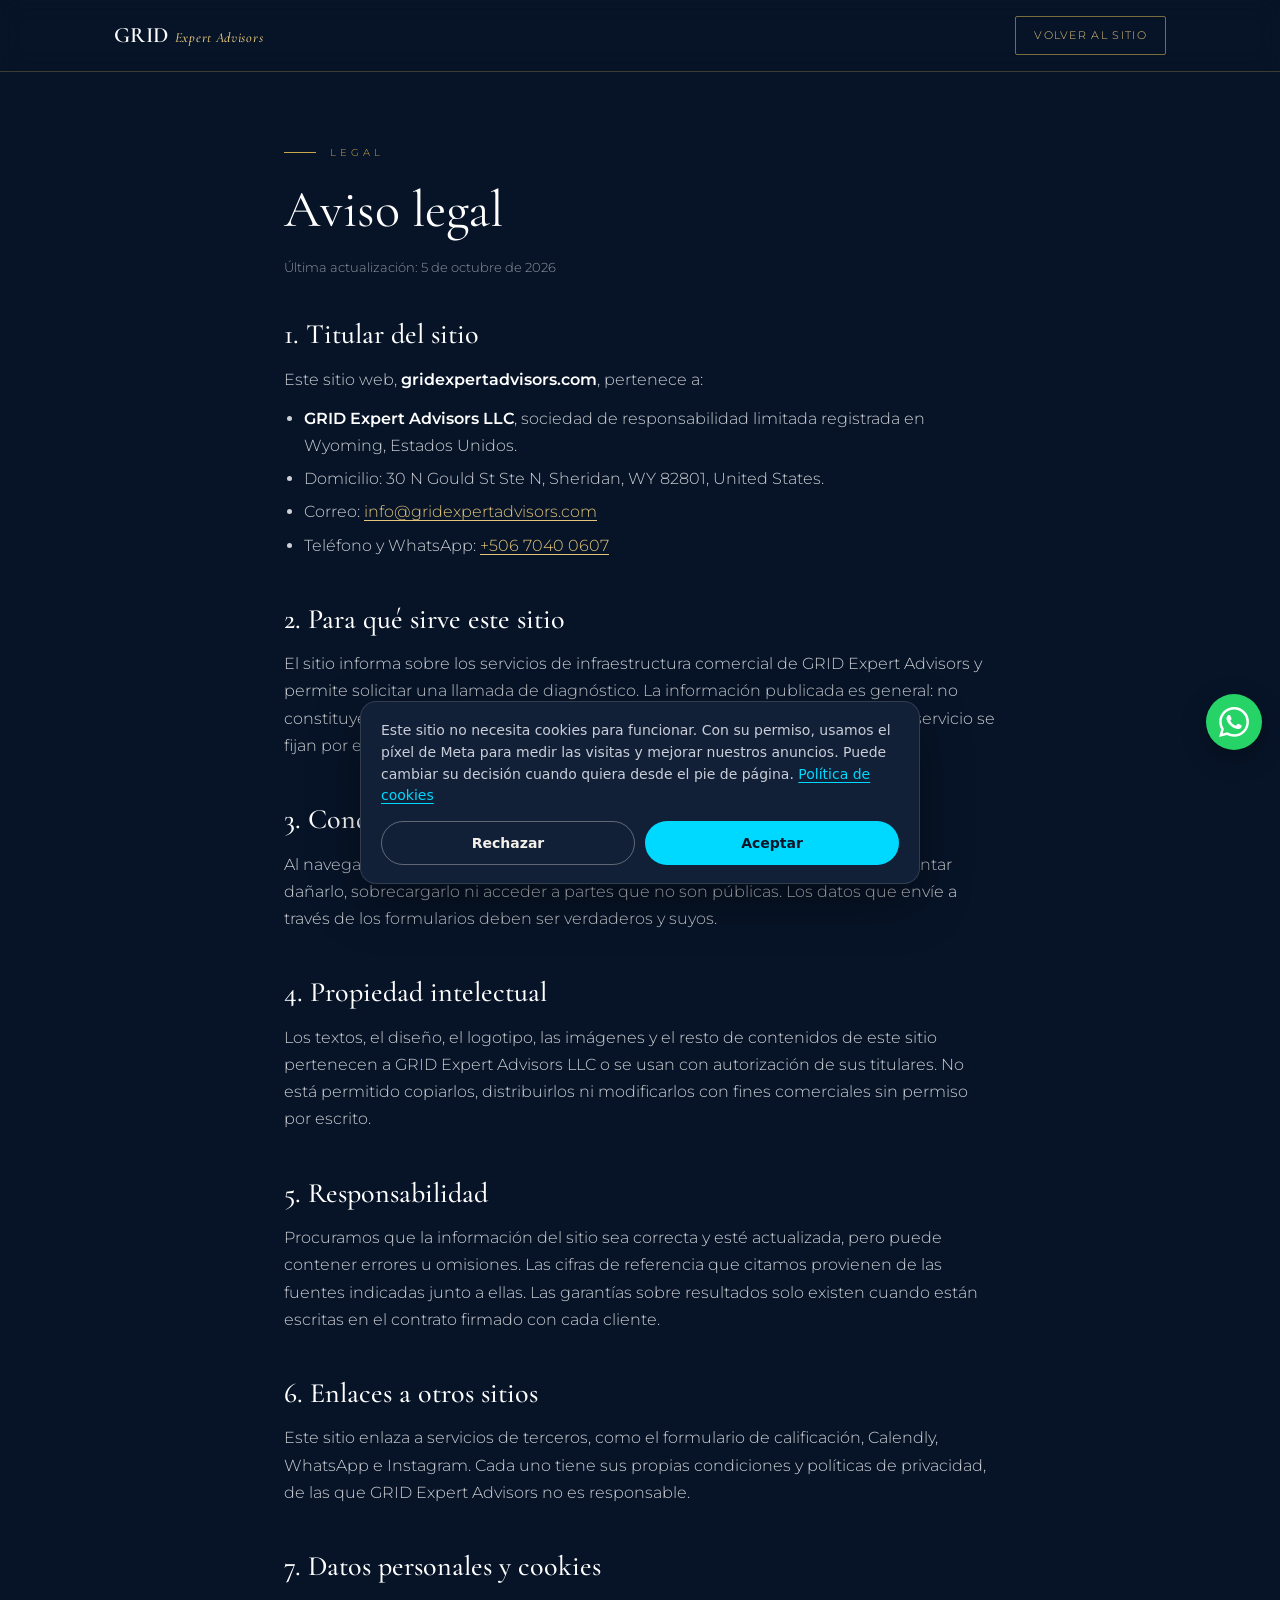
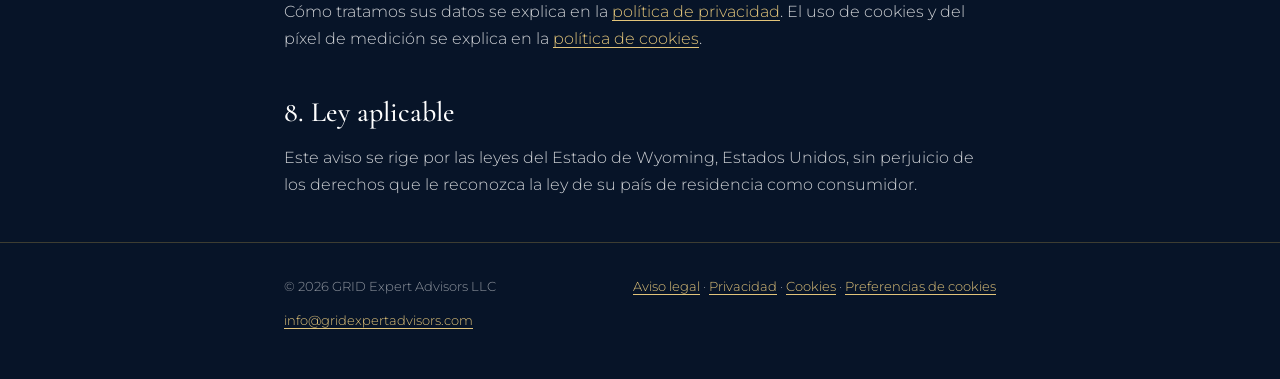
<file: aviso-legal/index.html>
<!DOCTYPE html>
<html lang="es">
<head>
<meta charset="UTF-8">
<meta name="viewport" content="width=device-width, initial-scale=1.0">
<title>Aviso legal — GRID Expert Advisors</title>
<meta name="description" content="Datos del titular del sitio gridexpertadvisors.com y condiciones de uso.">
<meta name="robots" content="index, follow">
<link rel="canonical" href="https://gridexpertadvisors.com/aviso-legal/">
<meta property="og:title" content="Aviso legal — GRID Expert Advisors">
<meta property="og:description" content="Datos del titular del sitio gridexpertadvisors.com y condiciones de uso.">
<meta property="og:image" content="https://gridexpertadvisors.com/og-image.jpg">
<meta property="og:type" content="website">
<link rel="icon" href="/favicon.ico" sizes="any">
<link rel="icon" type="image/png" sizes="32x32" href="/favicon-32.png">
<link rel="apple-touch-icon" href="/apple-touch-icon.png">
<link rel="manifest" href="/site.webmanifest">
<meta name="theme-color" content="#0A1628">
<link rel="preconnect" href="https://fonts.googleapis.com">
<link rel="preconnect" href="https://fonts.gstatic.com" crossorigin>
<link rel="preload" as="style" href="https://fonts.googleapis.com/css2?family=Cormorant+Garamond:ital,wght@0,400;0,500;0,600;1,500&family=Montserrat:wght@300;400;500;600&display=swap" onload="this.onload=null;this.rel='stylesheet'">
<noscript><link rel="stylesheet" href="https://fonts.googleapis.com/css2?family=Cormorant+Garamond:ital,wght@0,400;0,500;0,600;1,500&family=Montserrat:wght@300;400;500;600&display=swap"></noscript>
<style>
  :root{
    --navy-deep:#071428; --navy-mid:#112040; --navy-light:#1A3060;
    --gold:#C9A84C; --gold-bright:#E2C47A; --gold-border:rgba(201,168,76,0.28); --gold-border-strong:rgba(201,168,76,0.6);
    --white:#FFF; --w80:rgba(255,255,255,.80); --w55:rgba(255,255,255,.55);
  }
  *{box-sizing:border-box; margin:0; padding:0;}
  html{scroll-behavior:smooth;}
  body{background:var(--navy-deep); color:var(--w80); font-family:'Montserrat',system-ui,-apple-system,sans-serif;
    font-weight:300; line-height:1.7; -webkit-font-smoothing:antialiased;}
  @media (prefers-reduced-motion: reduce){html{scroll-behavior:auto;}}
  strong{font-weight:600; color:var(--white);}
  a{color:var(--gold-bright); text-underline-offset:3px;}
  :focus-visible{outline:2px solid var(--gold-bright); outline-offset:3px; border-radius:2px;}
  .wrap{max-width:760px; margin:0 auto; padding:0 24px;}

  nav{position:sticky; top:0; z-index:10; backdrop-filter:blur(14px); background:rgba(7,20,40,.86); border-bottom:1px solid var(--gold-border);}
  nav .wrap{display:flex; align-items:center; justify-content:space-between; padding-top:16px; padding-bottom:16px; gap:16px; max-width:1100px;}
  .brand{font-family:'Cormorant Garamond',serif; font-weight:600; font-size:22px; color:var(--white); letter-spacing:.02em; text-decoration:none; white-space:nowrap;}
  .brand span{color:var(--gold-bright); font-style:italic; font-weight:500; font-size:14px; letter-spacing:.05em; margin-left:6px;}
  .nav-cta{border:1px solid var(--gold-border-strong); color:var(--gold-bright); padding:9px 18px; border-radius:2px;
    font-size:11px; letter-spacing:.12em; text-transform:uppercase; text-decoration:none; white-space:nowrap;}

  header{padding:72px 0 40px;}
  .eyebrow{display:flex; align-items:center; gap:14px; font-size:10px; letter-spacing:.4em; text-transform:uppercase; color:var(--gold); margin-bottom:20px;}
  .eyebrow::before{content:''; width:32px; height:1px; background:var(--gold);}
  h1{font-family:'Cormorant Garamond',serif; font-weight:400; font-size:clamp(34px,5vw,52px); color:var(--white); line-height:1.1; margin-bottom:18px;}
  .fecha{font-size:13px; color:var(--w55);}

  .indice{border:1px solid var(--gold-border); background:linear-gradient(160deg, var(--navy-light), var(--navy-mid)); padding:22px 24px; margin-bottom:56px;}
  .indice p{font-size:11px; letter-spacing:.3em; text-transform:uppercase; color:var(--gold); margin-bottom:10px;}
  .indice ol{padding-left:20px; columns:2; column-gap:32px; font-size:14px;}
  @media(max-width:600px){.indice ol{columns:1;}}
  .indice a{text-decoration:none;}

  section{padding-bottom:44px; scroll-margin-top:90px;}
  h2{font-family:'Cormorant Garamond',serif; font-weight:500; font-size:28px; color:var(--white); margin-bottom:14px; line-height:1.2;}
  p + p, p + ul, ul + p{margin-top:12px;}
  ul{padding-left:20px;}
  li + li{margin-top:6px;}
  .destacado{border-left:2px solid var(--gold); padding:4px 0 4px 18px; margin-top:16px;}

  footer{border-top:1px solid var(--gold-border); padding:32px 0 48px; font-size:13px; color:var(--w55);}
  footer .wrap{display:flex; flex-wrap:wrap; justify-content:space-between; gap:12px;}

  .link-btn{background:none; border:0; padding:0; font:inherit; color:var(--gold-bright); text-decoration:underline; text-underline-offset:3px; cursor:pointer;}
  .legal-links a{white-space:nowrap;}
  table{width:100%; border-collapse:collapse; font-size:14px; margin-top:12px;}
  th,td{border:1px solid var(--gold-border); padding:10px 12px; text-align:left; vertical-align:top;}
  th{color:var(--white); font-weight:600; background:rgba(26,48,96,.45);}
  .tabla{overflow-x:auto;}
</style>
</head>
<body>

<nav>
  <div class="wrap">
    <a class="brand" href="/">GRID<span>Expert Advisors</span></a>
    <a class="nav-cta" href="/">Volver al sitio</a>
  </div>
</nav>

<main class="wrap">
  <header>
    <div class="eyebrow">Legal</div>
    <h1>Aviso legal</h1>
    <p class="fecha">Última actualización: 5 de octubre de 2026</p>
  </header>

  <section id="titular">
    <h2>1. Titular del sitio</h2>
    <p>Este sitio web, <strong>gridexpertadvisors.com</strong>, pertenece a:</p>
    <ul>
      <li><strong>GRID Expert Advisors LLC</strong>, sociedad de responsabilidad limitada registrada en Wyoming, Estados Unidos.</li>
      <li>Domicilio: 30 N Gould St Ste N, Sheridan, WY 82801, United States.</li>
      <li>Correo: <a href="mailto:info@gridexpertadvisors.com">info@gridexpertadvisors.com</a></li>
      <li>Teléfono y WhatsApp: <a href="tel:+50670400607">+506 7040 0607</a></li>
    </ul>
  </section>

  <section id="objeto">
    <h2>2. Para qué sirve este sitio</h2>
    <p>El sitio informa sobre los servicios de infraestructura comercial de GRID Expert Advisors y permite solicitar una llamada de diagnóstico. La información publicada es general: no constituye una oferta vinculante. Las condiciones, el precio y el alcance de cada servicio se fijan por escrito en el contrato que se firma con cada cliente.</p>
  </section>

  <section id="uso">
    <h2>3. Condiciones de uso</h2>
    <p>Al navegar por este sitio usted se compromete a usarlo de forma lícita y a no intentar dañarlo, sobrecargarlo ni acceder a partes que no son públicas. Los datos que envíe a través de los formularios deben ser verdaderos y suyos.</p>
  </section>

  <section id="propiedad">
    <h2>4. Propiedad intelectual</h2>
    <p>Los textos, el diseño, el logotipo, las imágenes y el resto de contenidos de este sitio pertenecen a GRID Expert Advisors LLC o se usan con autorización de sus titulares. No está permitido copiarlos, distribuirlos ni modificarlos con fines comerciales sin permiso por escrito.</p>
  </section>

  <section id="responsabilidad">
    <h2>5. Responsabilidad</h2>
    <p>Procuramos que la información del sitio sea correcta y esté actualizada, pero puede contener errores u omisiones. Las cifras de referencia que citamos provienen de las fuentes indicadas junto a ellas. Las garantías sobre resultados solo existen cuando están escritas en el contrato firmado con cada cliente.</p>
  </section>

  <section id="enlaces">
    <h2>6. Enlaces a otros sitios</h2>
    <p>Este sitio enlaza a servicios de terceros, como el formulario de calificación, Calendly, WhatsApp e Instagram. Cada uno tiene sus propias condiciones y políticas de privacidad, de las que GRID Expert Advisors no es responsable.</p>
  </section>

  <section id="datos">
    <h2>7. Datos personales y cookies</h2>
    <p>Cómo tratamos sus datos se explica en la <a href="/privacidad/">política de privacidad</a>. El uso de cookies y del píxel de medición se explica en la <a href="/cookies/">política de cookies</a>.</p>
  </section>

  <section id="ley">
    <h2>8. Ley aplicable</h2>
    <p>Este aviso se rige por las leyes del Estado de Wyoming, Estados Unidos, sin perjuicio de los derechos que le reconozca la ley de su país de residencia como consumidor.</p>
  </section>
</main>

<footer>
  <div class="wrap">
    <span>© 2026 GRID Expert Advisors LLC</span>
    <span class="legal-links"><a href="/aviso-legal/">Aviso legal</a> · <a href="/privacidad/">Privacidad</a> · <a href="/cookies/">Cookies</a> · <button type="button" data-consent-open class="link-btn">Preferencias de cookies</button></span>
    <a href="mailto:info@gridexpertadvisors.com">info@gridexpertadvisors.com</a>
  </div>
</footer>

<script src="/assets/site.js" defer></script>
</body>
</html>
</file>
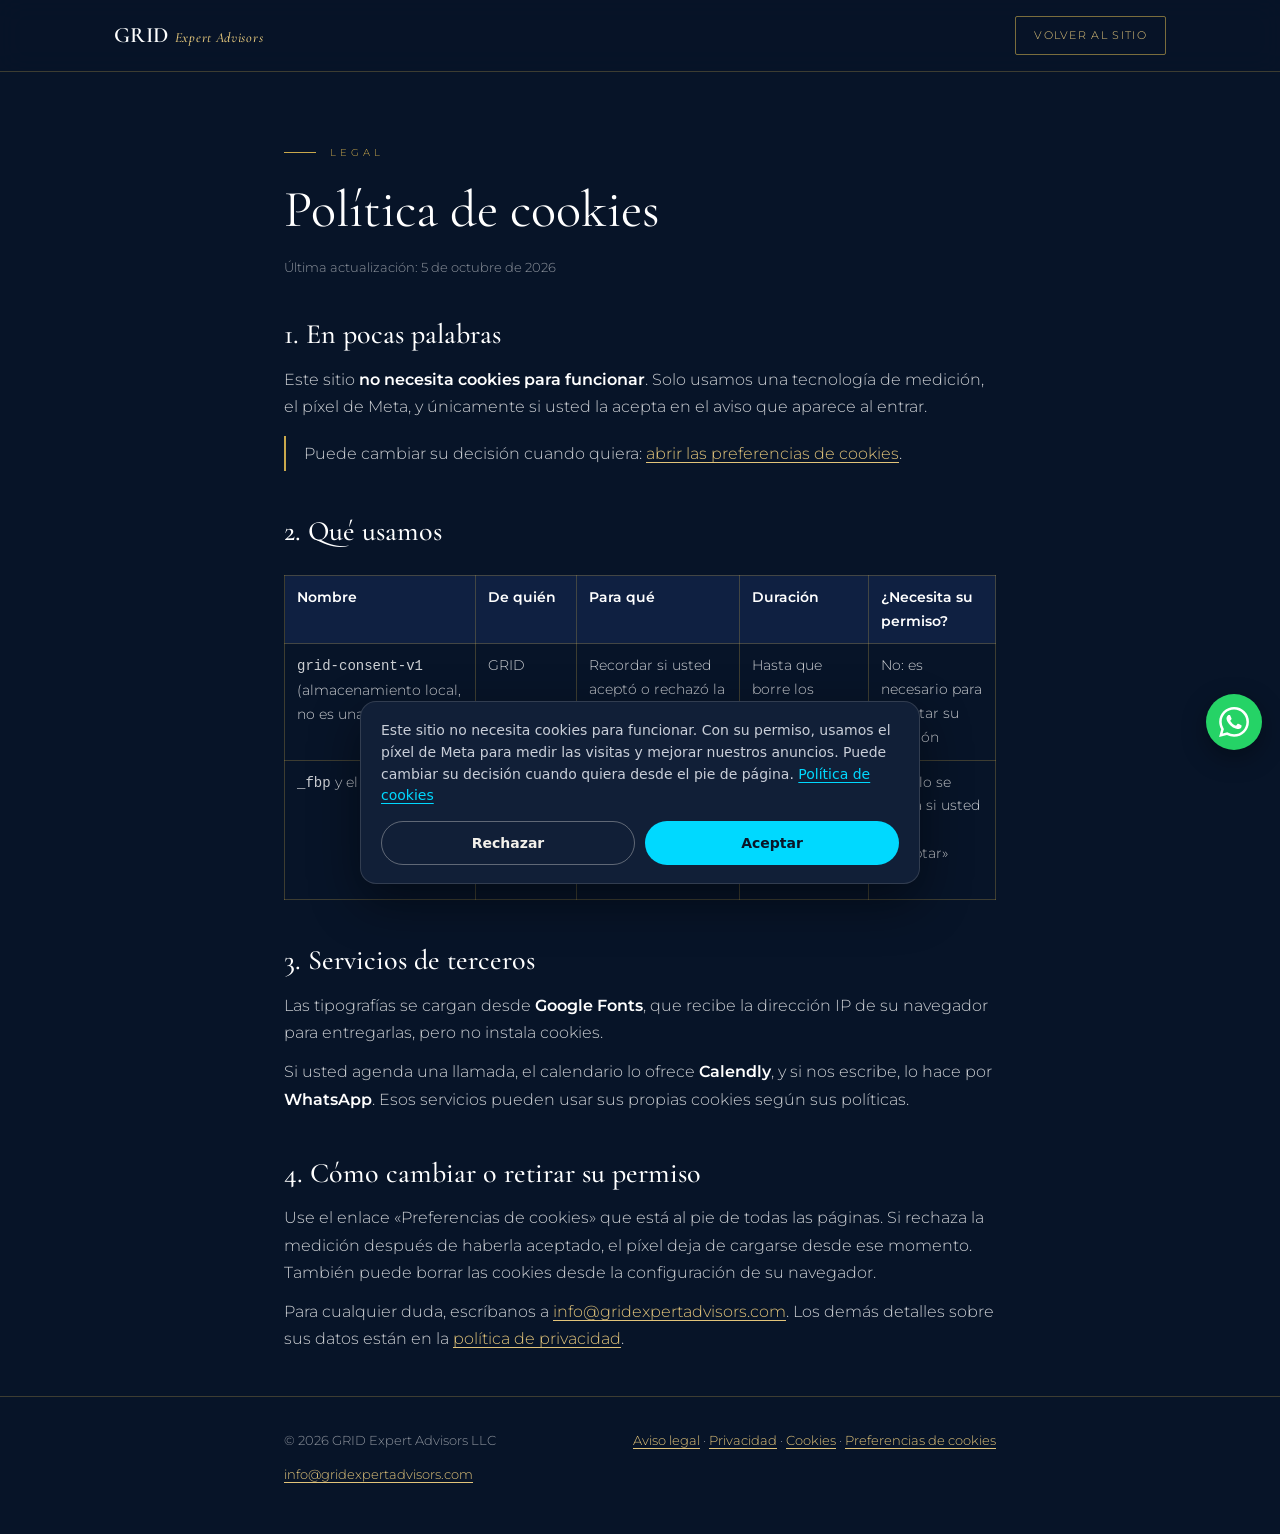
<file: cookies/index.html>
<!DOCTYPE html>
<html lang="es">
<head>
<meta charset="UTF-8">
<meta name="viewport" content="width=device-width, initial-scale=1.0">
<title>Política de cookies — GRID Expert Advisors</title>
<meta name="description" content="Qué cookies y tecnologías de medición usa gridexpertadvisors.com, para qué sirven y cómo cambiar su decisión.">
<meta name="robots" content="index, follow">
<link rel="canonical" href="https://gridexpertadvisors.com/cookies/">
<meta property="og:title" content="Política de cookies — GRID Expert Advisors">
<meta property="og:description" content="Qué cookies y tecnologías de medición usa gridexpertadvisors.com, para qué sirven y cómo cambiar su decisión.">
<meta property="og:image" content="https://gridexpertadvisors.com/og-image.jpg">
<meta property="og:type" content="website">
<link rel="icon" href="/favicon.ico" sizes="any">
<link rel="icon" type="image/png" sizes="32x32" href="/favicon-32.png">
<link rel="apple-touch-icon" href="/apple-touch-icon.png">
<link rel="manifest" href="/site.webmanifest">
<meta name="theme-color" content="#0A1628">
<link rel="preconnect" href="https://fonts.googleapis.com">
<link rel="preconnect" href="https://fonts.gstatic.com" crossorigin>
<link rel="preload" as="style" href="https://fonts.googleapis.com/css2?family=Cormorant+Garamond:ital,wght@0,400;0,500;0,600;1,500&family=Montserrat:wght@300;400;500;600&display=swap" onload="this.onload=null;this.rel='stylesheet'">
<noscript><link rel="stylesheet" href="https://fonts.googleapis.com/css2?family=Cormorant+Garamond:ital,wght@0,400;0,500;0,600;1,500&family=Montserrat:wght@300;400;500;600&display=swap"></noscript>
<style>
  :root{
    --navy-deep:#071428; --navy-mid:#112040; --navy-light:#1A3060;
    --gold:#C9A84C; --gold-bright:#E2C47A; --gold-border:rgba(201,168,76,0.28); --gold-border-strong:rgba(201,168,76,0.6);
    --white:#FFF; --w80:rgba(255,255,255,.80); --w55:rgba(255,255,255,.55);
  }
  *{box-sizing:border-box; margin:0; padding:0;}
  html{scroll-behavior:smooth;}
  body{background:var(--navy-deep); color:var(--w80); font-family:'Montserrat',system-ui,-apple-system,sans-serif;
    font-weight:300; line-height:1.7; -webkit-font-smoothing:antialiased;}
  @media (prefers-reduced-motion: reduce){html{scroll-behavior:auto;}}
  strong{font-weight:600; color:var(--white);}
  a{color:var(--gold-bright); text-underline-offset:3px;}
  :focus-visible{outline:2px solid var(--gold-bright); outline-offset:3px; border-radius:2px;}
  .wrap{max-width:760px; margin:0 auto; padding:0 24px;}

  nav{position:sticky; top:0; z-index:10; backdrop-filter:blur(14px); background:rgba(7,20,40,.86); border-bottom:1px solid var(--gold-border);}
  nav .wrap{display:flex; align-items:center; justify-content:space-between; padding-top:16px; padding-bottom:16px; gap:16px; max-width:1100px;}
  .brand{font-family:'Cormorant Garamond',serif; font-weight:600; font-size:22px; color:var(--white); letter-spacing:.02em; text-decoration:none; white-space:nowrap;}
  .brand span{color:var(--gold-bright); font-style:italic; font-weight:500; font-size:14px; letter-spacing:.05em; margin-left:6px;}
  .nav-cta{border:1px solid var(--gold-border-strong); color:var(--gold-bright); padding:9px 18px; border-radius:2px;
    font-size:11px; letter-spacing:.12em; text-transform:uppercase; text-decoration:none; white-space:nowrap;}

  header{padding:72px 0 40px;}
  .eyebrow{display:flex; align-items:center; gap:14px; font-size:10px; letter-spacing:.4em; text-transform:uppercase; color:var(--gold); margin-bottom:20px;}
  .eyebrow::before{content:''; width:32px; height:1px; background:var(--gold);}
  h1{font-family:'Cormorant Garamond',serif; font-weight:400; font-size:clamp(34px,5vw,52px); color:var(--white); line-height:1.1; margin-bottom:18px;}
  .fecha{font-size:13px; color:var(--w55);}

  .indice{border:1px solid var(--gold-border); background:linear-gradient(160deg, var(--navy-light), var(--navy-mid)); padding:22px 24px; margin-bottom:56px;}
  .indice p{font-size:11px; letter-spacing:.3em; text-transform:uppercase; color:var(--gold); margin-bottom:10px;}
  .indice ol{padding-left:20px; columns:2; column-gap:32px; font-size:14px;}
  @media(max-width:600px){.indice ol{columns:1;}}
  .indice a{text-decoration:none;}

  section{padding-bottom:44px; scroll-margin-top:90px;}
  h2{font-family:'Cormorant Garamond',serif; font-weight:500; font-size:28px; color:var(--white); margin-bottom:14px; line-height:1.2;}
  p + p, p + ul, ul + p{margin-top:12px;}
  ul{padding-left:20px;}
  li + li{margin-top:6px;}
  .destacado{border-left:2px solid var(--gold); padding:4px 0 4px 18px; margin-top:16px;}

  footer{border-top:1px solid var(--gold-border); padding:32px 0 48px; font-size:13px; color:var(--w55);}
  footer .wrap{display:flex; flex-wrap:wrap; justify-content:space-between; gap:12px;}

  .link-btn{background:none; border:0; padding:0; font:inherit; color:var(--gold-bright); text-decoration:underline; text-underline-offset:3px; cursor:pointer;}
  .legal-links a{white-space:nowrap;}
  table{width:100%; border-collapse:collapse; font-size:14px; margin-top:12px;}
  th,td{border:1px solid var(--gold-border); padding:10px 12px; text-align:left; vertical-align:top;}
  th{color:var(--white); font-weight:600; background:rgba(26,48,96,.45);}
  .tabla{overflow-x:auto;}
</style>
</head>
<body>

<nav>
  <div class="wrap">
    <a class="brand" href="/">GRID<span>Expert Advisors</span></a>
    <a class="nav-cta" href="/">Volver al sitio</a>
  </div>
</nav>

<main class="wrap">
  <header>
    <div class="eyebrow">Legal</div>
    <h1>Política de cookies</h1>
    <p class="fecha">Última actualización: 5 de octubre de 2026</p>
  </header>

  <section id="resumen">
    <h2>1. En pocas palabras</h2>
    <p>Este sitio <strong>no necesita cookies para funcionar</strong>. Solo usamos una tecnología de medición, el píxel de Meta, y únicamente si usted la acepta en el aviso que aparece al entrar.</p>
    <p class="destacado">Puede cambiar su decisión cuando quiera: <button type="button" data-consent-open class="link-btn">abrir las preferencias de cookies</button>.</p>
  </section>

  <section id="cuales">
    <h2>2. Qué usamos</h2>
    <div class="tabla"><table>
      <thead><tr><th>Nombre</th><th>De quién</th><th>Para qué</th><th>Duración</th><th>¿Necesita su permiso?</th></tr></thead>
      <tbody>
        <tr><td><code>grid-consent-v1</code> (almacenamiento local, no es una cookie)</td><td>GRID</td><td>Recordar si usted aceptó o rechazó la medición.</td><td>Hasta que borre los datos del navegador</td><td>No: es necesario para respetar su decisión</td></tr>
        <tr><td><code>_fbp</code> y el píxel de Meta</td><td>Meta Platforms</td><td>Contar visitas y saber qué anuncios traen a las personas que piden una llamada.</td><td>Hasta 90 días</td><td><strong>Sí</strong>. Solo se activa si usted pulsa «Aceptar»</td></tr>
      </tbody>
    </table></div>
  </section>

  <section id="terceros">
    <h2>3. Servicios de terceros</h2>
    <p>Las tipografías se cargan desde <strong>Google Fonts</strong>, que recibe la dirección IP de su navegador para entregarlas, pero no instala cookies.</p>
    <p>Si usted agenda una llamada, el calendario lo ofrece <strong>Calendly</strong>, y si nos escribe, lo hace por <strong>WhatsApp</strong>. Esos servicios pueden usar sus propias cookies según sus políticas.</p>
  </section>

  <section id="cambiar">
    <h2>4. Cómo cambiar o retirar su permiso</h2>
    <p>Use el enlace «Preferencias de cookies» que está al pie de todas las páginas. Si rechaza la medición después de haberla aceptado, el píxel deja de cargarse desde ese momento. También puede borrar las cookies desde la configuración de su navegador.</p>
    <p>Para cualquier duda, escríbanos a <a href="mailto:info@gridexpertadvisors.com">info@gridexpertadvisors.com</a>. Los demás detalles sobre sus datos están en la <a href="/privacidad/">política de privacidad</a>.</p>
  </section>
</main>

<footer>
  <div class="wrap">
    <span>© 2026 GRID Expert Advisors LLC</span>
    <span class="legal-links"><a href="/aviso-legal/">Aviso legal</a> · <a href="/privacidad/">Privacidad</a> · <a href="/cookies/">Cookies</a> · <button type="button" data-consent-open class="link-btn">Preferencias de cookies</button></span>
    <a href="mailto:info@gridexpertadvisors.com">info@gridexpertadvisors.com</a>
  </div>
</footer>

<script src="/assets/site.js" defer></script>
</body>
</html>
</file>
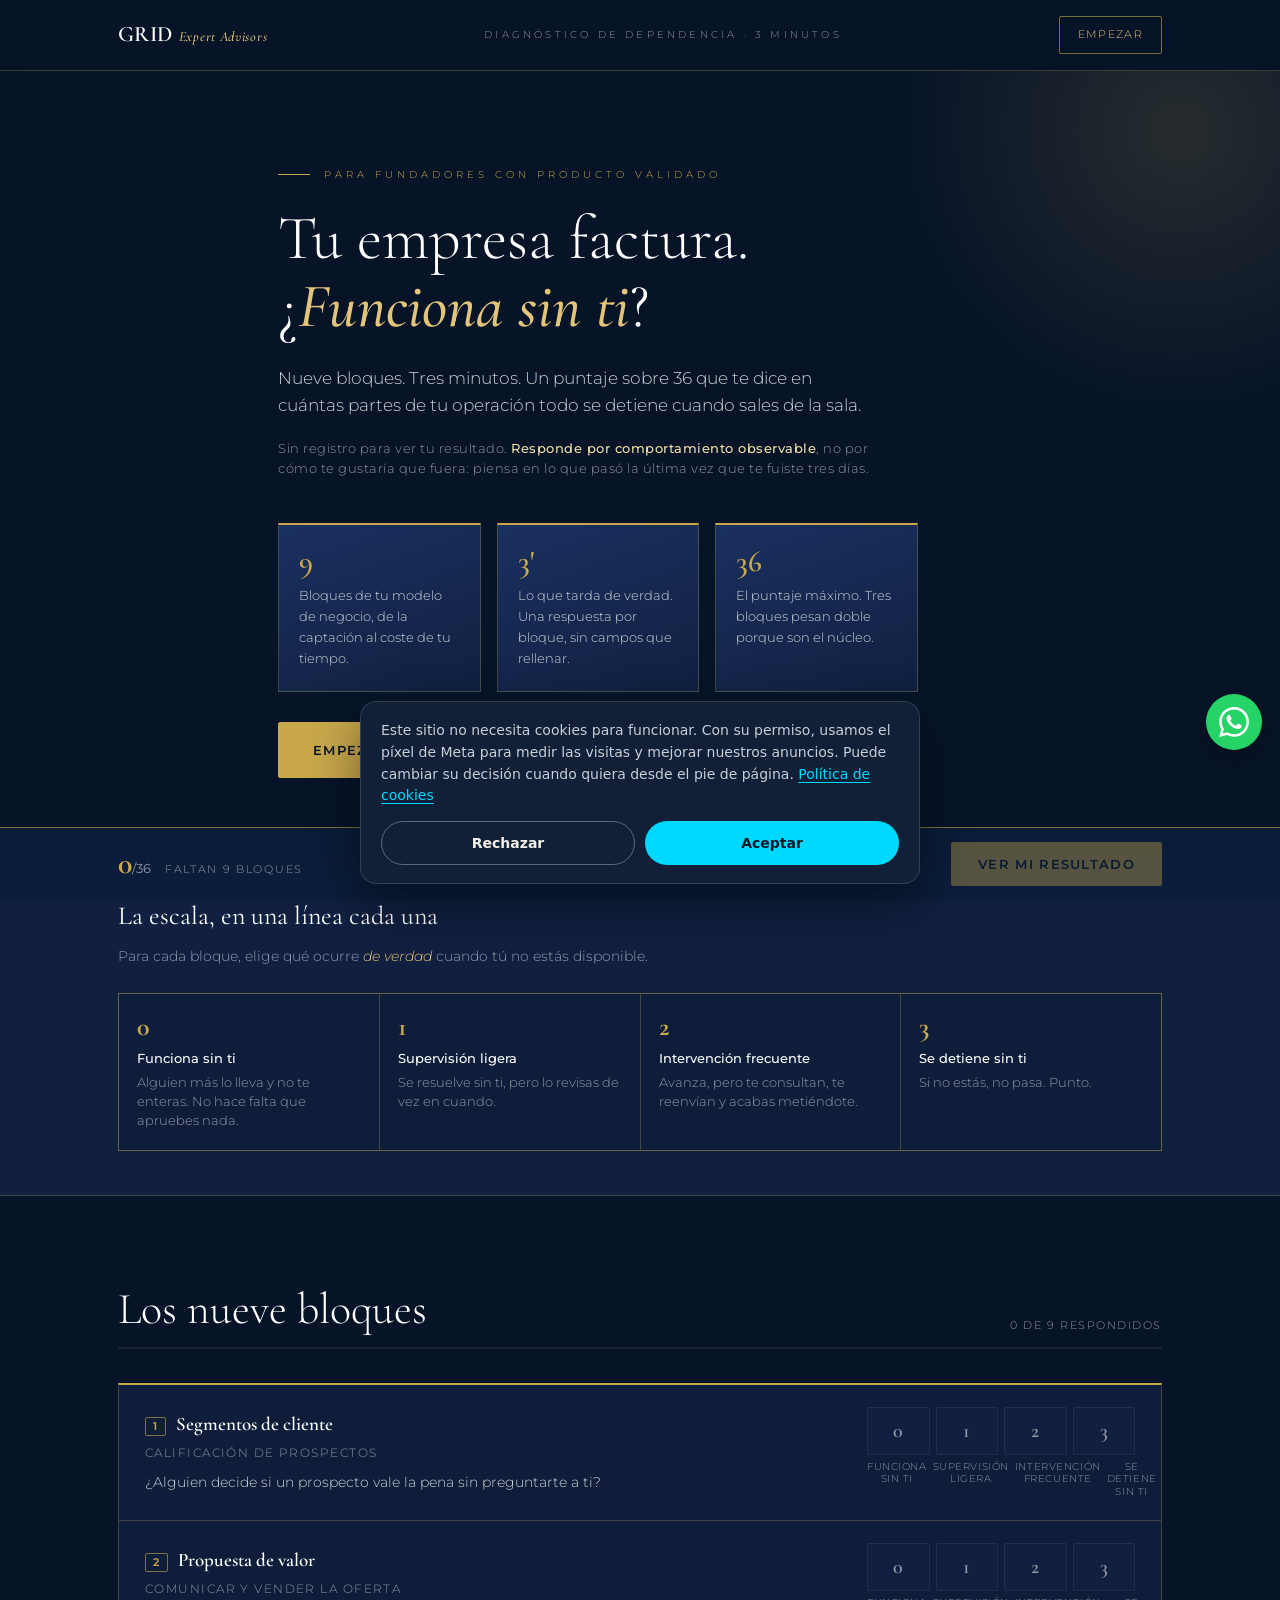
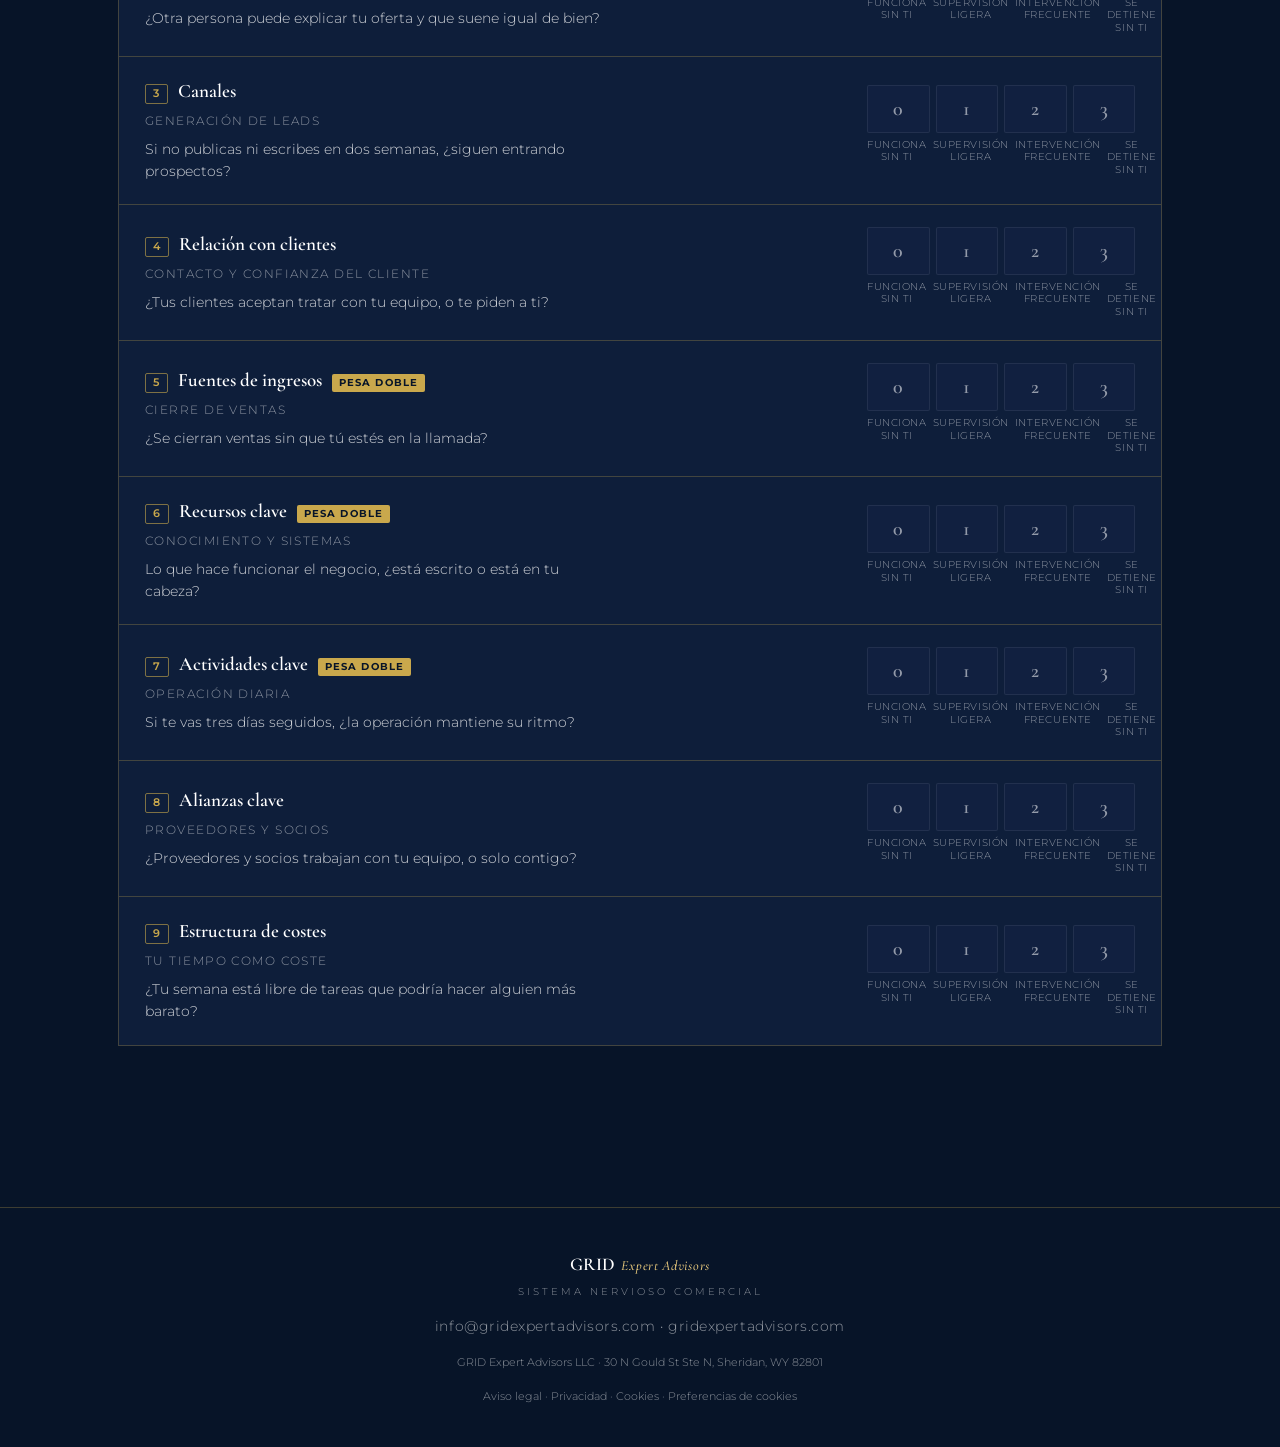
<file: diagnostico/index.html>
<!DOCTYPE html>
<html lang="es">
<head>
<meta charset="UTF-8">
<meta name="viewport" content="width=device-width, initial-scale=1.0">
<title>Diagnóstico de Dependencia del Fundador — GRID Expert Advisors</title>
<meta name="description" content="Nueve bloques, tres minutos, un puntaje sobre 36. Mide en cuántas partes de tu operación todo se detiene cuando sales de la sala.">
<link rel="preconnect" href="https://fonts.googleapis.com">
<link rel="preconnect" href="https://fonts.gstatic.com" crossorigin>
<link href="https://fonts.googleapis.com/css2?family=Cormorant+Garamond:ital,wght@0,300;0,400;0,500;0,600;0,700;1,400;1,500;1,600&family=Montserrat:wght@300;400;500;600;700&display=swap" rel="stylesheet">
<style>
  :root{
    --navy:#0B1D3A; --navy-deep:#071428; --navy-mid:#112040; --navy-card:#0E1E3A; --navy-light:#1A3060;
    --gold:#C9A84C; --gold-bright:#E2C47A; --gold-pale:#F0DFA8;
    --gold-dim:rgba(201,168,76,0.12); --gold-border:rgba(201,168,76,0.28); --gold-border-strong:rgba(201,168,76,0.6);
    --white:#FFF; --w80:rgba(255,255,255,.80); --w55:rgba(255,255,255,.55); --w35:rgba(255,255,255,.52); /* antes .35: no daba contraste 4,5:1 */ --w10:rgba(255,255,255,.07);
    --baja:#6FA88A; --baja-bg:rgba(111,168,138,.10);
    --alta:#C9A84C; --alta-bg:rgba(201,168,76,.10);
    --crit:#C96A4C; --crit-bg:rgba(201,106,76,.12);
  }
  *{box-sizing:border-box; margin:0; padding:0;}
  html{scroll-behavior:smooth;}
  body{
    background:var(--navy-deep); color:var(--w80);
    font-family:'Montserrat',system-ui,-apple-system,sans-serif; font-weight:300; line-height:1.6;
    -webkit-font-smoothing:antialiased;
  }
  @media (prefers-reduced-motion: reduce){*{animation:none !important; transition:none !important; scroll-behavior:auto !important;}}
  .serif{font-family:'Cormorant Garamond',Georgia,serif;}
  em{font-style:italic; color:var(--gold-bright);}
  strong{font-weight:600; color:var(--white);}
  a{color:inherit; text-decoration:none;}
  .wrap{max-width:1100px; margin:0 auto; padding:0 28px;}
  .narrow{max-width:760px;}
  section{padding:88px 0;}
  @media(max-width:768px){section{padding:60px 0;}}
  :focus-visible{outline:2px solid var(--gold-bright); outline-offset:3px; border-radius:2px;}

  /* NAV */
  nav{position:sticky; top:0; z-index:50; backdrop-filter:blur(14px); background:rgba(7,20,40,.86); border-bottom:1px solid var(--gold-border);}
  nav .wrap{display:flex; align-items:center; justify-content:space-between; padding-top:16px; padding-bottom:16px; gap:16px;}
  .brand{font-family:'Cormorant Garamond',serif; font-weight:600; font-size:22px; color:var(--white); letter-spacing:.02em; white-space:nowrap;}
  .brand span{color:var(--gold-bright); font-style:italic; font-weight:500; font-size:14px; letter-spacing:.05em; margin-left:6px;}
  .nav-tag{font-size:10px; letter-spacing:.32em; text-transform:uppercase; color:var(--w55); display:none;}
  @media(min-width:820px){.nav-tag{display:block;}}
  .nav-cta{border:1px solid var(--gold-border-strong); color:var(--gold-bright); padding:9px 18px; border-radius:2px;
    font-size:11px; letter-spacing:.12em; text-transform:uppercase; transition:.25s; white-space:nowrap;}
  .nav-cta:hover{background:var(--gold); color:var(--navy-deep); border-color:var(--gold);}

  /* HERO */
  .hero{padding:96px 0 72px; position:relative; overflow:hidden;}
  .hero::after{content:''; position:absolute; top:-220px; right:-180px; width:560px; height:560px; border-radius:50%;
    background:radial-gradient(circle, rgba(201,168,76,.16), transparent 70%); pointer-events:none;}
  .hero-inner{max-width:780px; position:relative; z-index:1;}
  .eyebrow{display:flex; align-items:center; gap:14px; font-size:10px; letter-spacing:.4em; text-transform:uppercase; color:var(--gold); margin-bottom:22px;}
  .eyebrow::before{content:''; width:32px; height:1px; background:var(--gold); flex:0 0 auto;}
  .hero h1{font-family:'Cormorant Garamond',serif; font-weight:300; font-size:clamp(36px,5.6vw,62px); color:var(--white); line-height:1.1; margin-bottom:24px; text-wrap:balance;}
  .hero h1 em{font-weight:500;}
  .hero p.lede{font-size:17px; color:var(--w80); max-width:600px; margin-bottom:14px; font-weight:300;}
  .hero .note{font-size:12.5px; letter-spacing:.04em; color:var(--w55); margin-top:20px; max-width:600px;}
  .hero .note strong{color:var(--gold-pale); font-weight:500;}

  .specs{display:grid; grid-template-columns:repeat(3,1fr); gap:16px; margin-top:44px; max-width:640px;}
  @media(max-width:600px){.specs{grid-template-columns:1fr;}}
  .spec{background:linear-gradient(160deg, var(--navy-light), var(--navy-mid)); border:1px solid var(--gold-border); border-top:2px solid var(--gold); padding:22px 20px;}
  .spec .n{font-family:'Cormorant Garamond',serif; font-weight:600; font-size:30px; color:var(--gold); line-height:1; margin-bottom:8px;}
  .spec .t{font-size:13px; color:var(--w80); font-weight:300;}

  .btn-gold{display:inline-block; background:var(--gold); color:var(--navy-deep); font-weight:600; font-size:13px;
    letter-spacing:.1em; text-transform:uppercase; padding:17px 34px; border-radius:2px; margin-top:30px;
    transition:.25s; border:1px solid var(--gold); cursor:pointer; font-family:inherit;}
  .btn-gold:hover{background:transparent; color:var(--gold-bright);}
  .btn-ghost{display:inline-block; border:1px solid var(--gold-border-strong); color:var(--gold-bright); padding:15px 30px;
    border-radius:2px; font-size:12px; letter-spacing:.1em; text-transform:uppercase; transition:.25s; font-family:inherit; cursor:pointer; background:transparent;}
  .btn-ghost:hover{background:var(--gold-dim);}

  /* ESCALA */
  .escala{background:var(--navy-mid); border-top:1px solid var(--gold-border); border-bottom:1px solid var(--gold-border);}
  .escala .wrap{padding:44px 28px;}
  .escala h2{font-family:'Cormorant Garamond',serif; font-weight:400; font-size:26px; color:var(--white); margin-bottom:8px;}
  .escala .sub{font-size:14px; color:var(--w55); margin-bottom:26px; max-width:640px;}
  .escala-grid{display:grid; grid-template-columns:repeat(4,1fr); gap:1px; background:var(--gold-border); border:1px solid var(--gold-border);}
  @media(max-width:760px){.escala-grid{grid-template-columns:repeat(2,1fr);}}
  .esc{background:var(--navy-card); padding:20px 18px;}
  .esc .v{font-family:'Cormorant Garamond',serif; font-weight:700; font-size:26px; color:var(--gold); line-height:1; margin-bottom:8px;}
  .esc .l{font-size:13px; color:var(--white); font-weight:500; margin-bottom:5px;}
  .esc .d{font-size:12.5px; color:var(--w55); font-weight:300; line-height:1.5;}

  /* TEST */
  #test{background:var(--navy-deep);}
  .test-head{display:flex; align-items:flex-end; justify-content:space-between; gap:20px; flex-wrap:wrap; margin-bottom:12px;}
  .test-head h2{font-family:'Cormorant Garamond',serif; font-weight:300; font-size:clamp(28px,3.6vw,44px); color:var(--white); line-height:1.15;}
  .test-head .cuenta{font-size:11px; letter-spacing:.14em; text-transform:uppercase; color:var(--w55); white-space:nowrap;}
  .barra{height:2px; background:var(--w10); border-radius:2px; overflow:hidden; margin-bottom:34px;}
  .barra span{display:block; height:100%; width:0%; background:var(--gold); transition:width .3s ease;}

  .bloques{border:1px solid var(--gold-border); border-top:2px solid var(--gold); background:var(--navy-card);}
  .bloque{display:grid; grid-template-columns:1fr 268px; gap:24px; align-items:center; padding:22px 26px; border-bottom:1px solid var(--gold-border);}
  .bloque:last-child{border-bottom:none;}
  .bloque.hecho{background:var(--navy-mid);}
  @media(max-width:820px){
    .bloque{grid-template-columns:1fr; gap:14px; padding:20px 18px;}
  }
  .bq-info .name{font-family:'Cormorant Garamond',serif; font-weight:600; font-size:19px; color:var(--white); line-height:1.25; display:flex; align-items:baseline; gap:10px; flex-wrap:wrap;}
  .bq-info .num{font-family:'Montserrat',sans-serif; font-size:11px; font-weight:600; color:var(--gold); border:1px solid var(--gold-border-strong);
    border-radius:2px; padding:2px 7px; letter-spacing:.06em; flex:0 0 auto;}
  .bq-info .x2{font-family:'Montserrat',sans-serif; font-size:9.5px; font-weight:700; letter-spacing:.12em; text-transform:uppercase;
    color:var(--navy-deep); background:var(--gold); border-radius:2px; padding:3px 7px;}
  .bq-info .dim{font-size:12px; letter-spacing:.12em; text-transform:uppercase; color:var(--w35); margin-top:7px;}
  .bq-info .q{font-size:13.5px; color:var(--w80); margin-top:9px; font-weight:300; max-width:52ch;}

  .seg{display:grid; grid-template-columns:repeat(4,1fr); gap:6px;}
  .seg label{position:relative; display:block;}
  .seg input{position:absolute; opacity:0; width:100%; height:100%; margin:0; cursor:pointer;}
  .seg .box{display:flex; align-items:center; justify-content:center; height:48px; border:1px solid var(--w10);
    background:var(--navy-mid); color:var(--w55); font-family:'Cormorant Garamond',serif; font-weight:600; font-size:20px;
    border-radius:2px; transition:.18s; cursor:pointer;}
  .seg label:hover .box{border-color:var(--gold-border-strong); color:var(--gold-bright);}
  .seg input:checked + .box{background:var(--gold); border-color:var(--gold); color:var(--navy-deep);}
  .seg input:focus-visible + .box{outline:2px solid var(--gold-bright); outline-offset:2px;}
  .seg-leyenda{display:grid; grid-template-columns:repeat(4,1fr); gap:6px; margin-top:6px;}
  .seg-leyenda span{font-size:9.5px; letter-spacing:.06em; text-transform:uppercase; color:var(--w35); text-align:center; line-height:1.3;}
  @media(max-width:400px){.seg-leyenda span{font-size:8.5px;}}

  /* BARRA FIJA */
  .marcador{position:sticky; bottom:0; z-index:40; background:rgba(11,29,58,.94); backdrop-filter:blur(12px);
    border-top:1px solid var(--gold-border-strong); padding:14px 0;}
  .marcador .wrap{display:flex; align-items:center; justify-content:space-between; gap:18px; flex-wrap:wrap;}
  .marcador .izq{display:flex; align-items:baseline; gap:14px;}
  .marcador .p{font-family:'Cormorant Garamond',serif; font-weight:700; font-size:30px; color:var(--gold); line-height:1;}
  .marcador .p small{font-family:'Montserrat',sans-serif; font-size:13px; font-weight:400; color:var(--w55);}
  .marcador .lab{font-size:10.5px; letter-spacing:.16em; text-transform:uppercase; color:var(--w55);}
  .marcador .btn-gold{margin-top:0; padding:13px 26px;}
  .marcador .btn-gold:disabled{opacity:.4; cursor:not-allowed; background:var(--gold); color:var(--navy-deep);}

  /* RESULTADO */
  #resultado{display:none;}
  .res-card{background:var(--navy-card); border:1px solid var(--gold-border-strong); border-top:2px solid var(--gold); padding:44px 40px; max-width:820px; margin:0 auto;}
  @media(max-width:600px){.res-card{padding:30px 22px;}}
  .res-top{display:flex; align-items:center; gap:28px; flex-wrap:wrap; padding-bottom:26px; border-bottom:1px solid var(--gold-border);}
  .res-puntaje{font-family:'Cormorant Garamond',serif; font-weight:700; font-size:64px; line-height:.9; color:var(--gold);}
  .res-puntaje small{font-family:'Montserrat',sans-serif; font-size:16px; font-weight:400; color:var(--w35);}
  .res-tramo .t{font-family:'Cormorant Garamond',serif; font-weight:600; font-size:28px; line-height:1.1; margin-bottom:6px;}
  .res-tramo .r{font-size:11px; letter-spacing:.16em; text-transform:uppercase; color:var(--w55);}
  .res-verdict{font-size:16px; color:var(--w80); line-height:1.75; margin:24px 0 0;}
  .res-verdict strong{color:var(--gold-pale);}

  .peores{margin-top:30px; border-top:1px solid var(--gold-border); padding-top:26px;}
  .peores h4{font-size:10.5px; letter-spacing:.24em; text-transform:uppercase; color:var(--gold); margin-bottom:16px;}
  .peor{display:flex; align-items:flex-start; gap:14px; padding:13px 0; border-bottom:1px solid var(--gold-border);}
  .peor:last-child{border-bottom:none;}
  .peor .p{font-family:'Cormorant Garamond',serif; font-weight:700; font-size:20px; color:var(--crit); flex:0 0 42px; text-align:center;}
  .peor .n{font-size:14.5px; color:var(--white); font-weight:500;}
  .peor .d{font-size:12.5px; color:var(--w55); margin-top:3px;}

  .desglose{margin-top:26px;}
  .desglose h4{font-size:10.5px; letter-spacing:.24em; text-transform:uppercase; color:var(--gold); margin-bottom:14px;}
  .dg-row{display:grid; grid-template-columns:1fr 74px 60px; gap:12px; align-items:center; padding:9px 0; border-bottom:1px solid var(--w10); font-size:13px;}
  .dg-row:last-child{border-bottom:none;}
  .dg-row .nm{color:var(--w80);}
  .dg-bar{height:6px; background:var(--w10); border-radius:2px; overflow:hidden;}
  .dg-bar i{display:block; height:100%; background:var(--gold); border-radius:2px;}
  .dg-row .vl{text-align:right; font-size:12px; color:var(--w55); font-variant-numeric:tabular-nums;}

  /* CAPTURA */
  .captura{max-width:680px; margin:34px auto 0; background:var(--navy-card); border:1px solid var(--gold-border); border-top:2px solid var(--gold); padding:38px 36px;}
  @media(max-width:600px){.captura{padding:28px 22px;}}
  .captura h3{font-family:'Cormorant Garamond',serif; font-weight:500; font-size:26px; color:var(--white); margin-bottom:10px;}
  .captura .sub{font-size:14px; color:var(--w55); margin-bottom:26px;}
  .field{margin-bottom:20px;}
  .field label{display:block; font-size:11px; letter-spacing:.12em; text-transform:uppercase; color:var(--w55); margin-bottom:8px;}
  .field input{width:100%; background:var(--navy-mid); border:1px solid var(--w10); color:var(--white);
    font-family:'Montserrat',sans-serif; font-size:14.5px; font-weight:400; padding:13px 14px; border-radius:2px; transition:.2s;}
  .field input:focus{outline:none; border-color:var(--gold-border-strong); background:var(--navy-light);}
  .field input.valid{border-color:var(--gold-border-strong);}
  .field-row{display:grid; grid-template-columns:1fr 1fr; gap:18px;}
  @media(max-width:560px){.field-row{grid-template-columns:1fr;}}
  .submit-btn{width:100%; background:var(--gold); color:var(--navy-deep); font-weight:600; font-size:13px; letter-spacing:.1em;
    text-transform:uppercase; padding:17px; border:none; border-radius:2px; cursor:pointer; margin-top:6px; transition:.2s; font-family:inherit;}
  .submit-btn:hover{background:var(--gold-bright);}
  .submit-btn:disabled{opacity:.55; cursor:not-allowed;}
  .form-foot{text-align:center; margin-top:20px; font-size:12px; color:var(--w35);}

  /* ESTADOS FINALES */
  #estadoAlto, #estadoBajo{display:none; max-width:760px; margin:34px auto 0; text-align:center;
    background:var(--navy-card); border:1px solid var(--gold-border-strong); border-top:2px solid var(--gold); padding:46px 38px;}
  @media(max-width:600px){#estadoAlto, #estadoBajo{padding:32px 22px;}}
  .check{width:54px; height:54px; border:1px solid var(--gold); border-radius:50%; display:flex; align-items:center; justify-content:center; margin:0 auto 22px;}
  #estadoAlto h3, #estadoBajo h3{font-family:'Cormorant Garamond',serif; font-weight:500; font-size:28px; color:var(--white); margin-bottom:14px;}
  #estadoAlto p, #estadoBajo p{font-size:14.5px; color:var(--w80); max-width:520px; margin:0 auto 22px;}
  #calendlyContainer{min-width:280px; height:660px; border:1px solid var(--gold-border); background:var(--navy-mid); margin-top:18px;}
  .wa-link{display:inline-flex; align-items:center; gap:8px; margin-top:8px; color:var(--gold-bright); font-size:13.5px;
    border-bottom:1px solid var(--gold-border-strong); padding-bottom:2px;}

  .mensaje-caja{background:var(--navy-mid); border:1px solid var(--gold-border); border-radius:2px; padding:20px 22px; text-align:left; margin:6px 0 20px;}
  .mensaje-caja .lab{font-size:10px; letter-spacing:.18em; text-transform:uppercase; color:var(--gold); margin-bottom:10px;}
  .mensaje-caja pre{font-family:'Montserrat',sans-serif; font-size:13.5px; color:var(--w80); white-space:pre-wrap; line-height:1.7; font-weight:300;}

  footer{border-top:1px solid var(--gold-border); padding:42px 0; text-align:center;}
  footer .brand{font-size:18px; margin-bottom:6px;}
  footer .tag{font-size:10px; letter-spacing:.3em; text-transform:uppercase; color:var(--w35);}
  footer .contact{margin-top:16px; font-size:13.5px; letter-spacing:.04em;}
  footer .contact a{color:var(--w55); transition:color .2s;}
  footer .contact a:hover{color:var(--gold-bright);}
  footer .legal{margin-top:16px; font-size:11px; color:var(--w35);}
</style>
<link rel="icon" href="/favicon.ico" sizes="any">
<link rel="icon" type="image/png" sizes="32x32" href="/favicon-32.png">
<link rel="apple-touch-icon" href="/apple-touch-icon.png">
<link rel="manifest" href="/site.webmanifest">
<meta name="theme-color" content="#0A1628">
<link rel="canonical" href="https://gridexpertadvisors.com/diagnostico/">
<style>.hp-field{position:absolute!important;left:-10000px!important;top:auto;width:1px;height:1px;overflow:hidden}</style>
</head>
<body>

<nav>
  <div class="wrap">
    <div class="brand">GRID<span>Expert Advisors</span></div>
    <div class="nav-tag">Diagnóstico de dependencia · 3 minutos</div>
    <a href="#test" class="nav-cta">Empezar</a>
  </div>
</nav>

<header class="hero">
  <div class="wrap hero-inner">
    <div class="eyebrow">Para fundadores con producto validado</div>
    <h1>Tu empresa factura.<br>¿<em>Funciona sin ti</em>?</h1>
    <p class="lede">Nueve bloques. Tres minutos. Un puntaje sobre 36 que te dice en cuántas partes de tu operación todo se detiene cuando sales de la sala.</p>
    <p class="note">Sin registro para ver tu resultado. <strong>Responde por comportamiento observable</strong>, no por cómo te gustaría que fuera: piensa en lo que pasó la última vez que te fuiste tres días.</p>

    <div class="specs">
      <div class="spec"><div class="n">9</div><div class="t">Bloques de tu modelo de negocio, de la captación al coste de tu tiempo.</div></div>
      <div class="spec"><div class="n">3'</div><div class="t">Lo que tarda de verdad. Una respuesta por bloque, sin campos que rellenar.</div></div>
      <div class="spec"><div class="n">36</div><div class="t">El puntaje máximo. Tres bloques pesan doble porque son el núcleo.</div></div>
    </div>

    <a href="#test" class="btn-gold">Empezar el diagnóstico</a>
  </div>
</header>

<div class="escala">
  <div class="wrap">
    <h2 class="serif">La escala, en una línea cada una</h2>
    <p class="sub">Para cada bloque, elige qué ocurre <em>de verdad</em> cuando tú no estás disponible.</p>
    <div class="escala-grid">
      <div class="esc"><div class="v">0</div><div class="l">Funciona sin ti</div><div class="d">Alguien más lo lleva y no te enteras. No hace falta que apruebes nada.</div></div>
      <div class="esc"><div class="v">1</div><div class="l">Supervisión ligera</div><div class="d">Se resuelve sin ti, pero lo revisas de vez en cuando.</div></div>
      <div class="esc"><div class="v">2</div><div class="l">Intervención frecuente</div><div class="d">Avanza, pero te consultan, te reenvían y acabas metiéndote.</div></div>
      <div class="esc"><div class="v">3</div><div class="l">Se detiene sin ti</div><div class="d">Si no estás, no pasa. Punto.</div></div>
    </div>
  </div>
</div>

<section id="test">
  <div class="wrap">
    <div class="test-head">
      <h2 class="serif">Los nueve bloques</h2>
      <div class="cuenta" id="cuenta">0 de 9 respondidos</div>
    </div>
    <div class="barra"><span id="barra"></span></div>
    <div class="bloques" id="bloques"></div>
  </div>
</section>

<div class="marcador" id="marcador">
  <div class="wrap">
    <div class="izq">
      <div class="p" id="puntajeVivo">0<small>/36</small></div>
      <div class="lab" id="etiquetaVivo">Responde los 9 bloques</div>
    </div>
    <button class="btn-gold" id="verBtn" disabled>Ver mi resultado</button>
  </div>
</div>

<section id="resultado">
  <div class="wrap">
    <div class="res-card">
      <div class="res-top">
        <div class="res-puntaje" id="resPuntaje">0<small>/36</small></div>
        <div class="res-tramo">
          <div class="t serif" id="resTramo">—</div>
          <div class="r" id="resRango">—</div>
        </div>
      </div>
      <p class="res-verdict" id="resVerdict"></p>

      <div class="peores" id="peoresWrap">
        <h4>Los tres bloques que hay que sacar primero</h4>
        <div id="peores"></div>
      </div>

      <div class="desglose">
        <h4>Tu desglose, bloque por bloque</h4>
        <div id="desglose"></div>
      </div>
    </div>

    <!-- CAPTURA -->
    <form class="captura" id="capturaForm" novalidate>
      <h3 class="serif">Recibe la lectura completa</h3>
      <p class="sub">Tu puntaje ya está arriba y es tuyo. Esto es lo otro: te mandamos el desglose por bloque y <strong>el primer paso concreto</strong> para sacar tu operación de tu propia cabeza.</p>
      <div class="field-row">
        <div class="field">
          <label for="nombre">Nombre</label>
          <input type="text" id="nombre" name="nombre" required autocomplete="name">
        </div>
        <div class="field">
          <label for="empresa">Empresa</label>
          <input type="text" id="empresa" name="empresa" required autocomplete="organization">
        </div>
      </div>
      <div class="field-row">
        <div class="field">
          <label for="email">Correo</label>
          <input type="email" id="email" name="email" required autocomplete="email">
        </div>
        <div class="field">
          <label for="whatsapp">WhatsApp (con código de país)</label>
          <input type="tel" id="whatsapp" name="whatsapp" required autocomplete="tel" placeholder="+506 0000 0000">
        </div>
      </div>
      <div class="hp-field" aria-hidden="true">
        <label for="sitio_web">No completar este campo</label>
        <input type="text" id="sitio_web" name="sitio_web" tabindex="-1" autocomplete="off">
      </div>
      <button type="submit" class="submit-btn" id="submitBtn">Enviar mi lectura</button>
      <p class="form-foot">No compartimos tu información. Cero spam. Puedes cerrar esta página y quedarte con tu puntaje.</p>
    </form>

    <!-- ESTADO: DEPENDENCIA ALTA O CRÍTICA -->
    <div id="estadoAlto">
      <div class="check">
        <svg width="22" height="22" viewBox="0 0 24 24" fill="none" stroke="#C9A84C" stroke-width="2" stroke-linecap="round" stroke-linejoin="round" aria-hidden="true"><path d="M20 6L9 17l-5-5"/></svg>
      </div>
      <h3 class="serif">Listo. Tu lectura va en camino.</h3>
      <p>Este es el mensaje que te vamos a mandar, para que no esperes a ciegas:</p>
      <div class="mensaje-caja">
        <div class="lab">Lo que verás en tu WhatsApp</div>
        <pre id="mensajeDM"></pre>
      </div>
      <p>Y si prefieres saltarte la espera, aquí está la agenda. <strong>Treinta minutos, sin pitch:</strong> los primeros veinte hablas tú.</p>
      <a class="wa-link" id="waAlto" target="_blank" rel="noopener">Escribir por WhatsApp ahora →</a>
      <div id="calendlyContainer"></div>
    </div>

    <!-- ESTADO: DEPENDENCIA BAJA -->
    <div id="estadoBajo">
      <div class="check">
        <svg width="22" height="22" viewBox="0 0 24 24" fill="none" stroke="#6FA88A" stroke-width="2" stroke-linecap="round" stroke-linejoin="round" aria-hidden="true"><path d="M20 6L9 17l-5-5"/></svg>
      </div>
      <h3 class="serif">No vamos a venderte nada.</h3>
      <p>Tu resultado dice algo poco común: <strong>tu empresa ya no depende de ti en lo esencial.</strong> La mayoría de fundadores que factura lo que tú facturas no puede decir lo mismo.</p>
      <div class="mensaje-caja">
        <div class="lab">Lo que verás en tu WhatsApp</div>
        <pre id="mensajeDMBajo"></pre>
      </div>
      <p>GRID entra cuando el fundador <em>es</em> el cuello de botella. Hoy no es tu caso. Si eso cambia al escalar —y a veces cambia rápido— aquí estamos.</p>
      <a class="wa-link" id="waBajo" target="_blank" rel="noopener">Escribir por WhatsApp →</a>
    </div>
  </div>
</section>

<footer>
  <div class="wrap">
    <div class="brand">GRID<span>Expert Advisors</span></div>
    <div class="tag">Sistema nervioso comercial</div>
    <div class="contact">
      <a href="mailto:info@gridexpertadvisors.com">info@gridexpertadvisors.com</a> ·
      <a href="https://gridexpertadvisors.com/" target="_blank" rel="noopener">gridexpertadvisors.com</a>
    </div>
    <div class="legal">GRID Expert Advisors LLC · 30 N Gould St Ste N, Sheridan, WY 82801</div>
    <div class="legal"><a href="/aviso-legal/">Aviso legal</a> · <a href="/privacidad/">Privacidad</a> · <a href="/cookies/">Cookies</a> · <a href="#" data-consent-open>Preferencias de cookies</a></div>
  </div>
</footer>

<script>
(function(){
  "use strict";

  /* ═══ CONFIGURACIÓN ═══
     Mismas constantes que el formulario de calificación, para que los dos
     entren por el mismo sitio. En Make se separan por el campo `origen`:
     el formulario manda "landing-grid" y esto manda "diagnostico-dependencia". */
  var T_CARGA         = Date.now(); /* antispam: un humano tarda minutos en hacer el test */
  var ENDPOINT        = "https://hook.us2.make.com/njef9jrf177j3yxplnbyrg583vwvd0oy";
  var WHATSAPP_NUMBER = "50670400607";
  var CALENDLY_URL    = "https://calendly.com/gridexpertadvisors-info/30min";

  /* ═══ LOS NUEVE BLOQUES ═══
     [nombre, dimensión operativa, peso, pregunta de comportamiento]
     Los tres de peso 2 son el núcleo: ingresos, recursos y actividades.
     Máximo = (1+1+1+1+2+2+2+1+1) × 3 = 36 */
  var BLOQUES = [
    ["Segmentos de cliente", "Calificación de prospectos", 1, "¿Alguien decide si un prospecto vale la pena sin preguntarte a ti?"],
    ["Propuesta de valor",   "Comunicar y vender la oferta", 1, "¿Otra persona puede explicar tu oferta y que suene igual de bien?"],
    ["Canales",              "Generación de leads", 1, "Si no publicas ni escribes en dos semanas, ¿siguen entrando prospectos?"],
    ["Relación con clientes","Contacto y confianza del cliente", 1, "¿Tus clientes aceptan tratar con tu equipo, o te piden a ti?"],
    ["Fuentes de ingresos",  "Cierre de ventas", 2, "¿Se cierran ventas sin que tú estés en la llamada?"],
    ["Recursos clave",       "Conocimiento y sistemas", 2, "Lo que hace funcionar el negocio, ¿está escrito o está en tu cabeza?"],
    ["Actividades clave",    "Operación diaria", 2, "Si te vas tres días seguidos, ¿la operación mantiene su ritmo?"],
    ["Alianzas clave",       "Proveedores y socios", 1, "¿Proveedores y socios trabajan con tu equipo, o solo contigo?"],
    ["Estructura de costes", "Tu tiempo como coste", 1, "¿Tu semana está libre de tareas que podría hacer alguien más barato?"]
  ];
  var MAX = 36;
  var ETIQUETAS = ["Funciona sin ti", "Supervisión ligera", "Intervención frecuente", "Se detiene sin ti"];
  var S = new Array(9).fill(null);

  /* ═══ PINTAR LOS BLOQUES ═══ */
  var cont = document.getElementById('bloques');
  BLOQUES.forEach(function(b, i){
    var row = document.createElement('div');
    row.className = 'bloque';
    row.id = 'bloque-' + i;

    var info = document.createElement('div');
    info.className = 'bq-info';
    var peso = b[2] === 2 ? ' <span class="x2">pesa doble</span>' : '';
    info.innerHTML =
      '<div class="name"><span class="num">' + (i + 1) + '</span> ' + b[0] + peso + '</div>' +
      '<div class="dim">' + b[1] + '</div>' +
      '<div class="q">' + b[3] + '</div>';

    var segWrap = document.createElement('div');
    var seg = document.createElement('div');
    seg.className = 'seg';
    seg.setAttribute('role', 'radiogroup');
    seg.setAttribute('aria-label', b[0] + ' — ' + b[3]);

    for (var v = 0; v < 4; v++) {
      var lab = document.createElement('label');
      var inp = document.createElement('input');
      inp.type = 'radio';
      inp.name = 'bloque' + i;
      inp.value = String(v);
      inp.setAttribute('aria-label', v + ' — ' + ETIQUETAS[v]);
      var box = document.createElement('span');
      box.className = 'box';
      box.textContent = String(v);
      inp.addEventListener('change', (function(idx, val){
        return function(){ marcar(idx, val); };
      })(i, v));
      lab.appendChild(inp);
      lab.appendChild(box);
      seg.appendChild(lab);
    }

    var ley = document.createElement('div');
    ley.className = 'seg-leyenda';
    ETIQUETAS.forEach(function(t){
      var s = document.createElement('span');
      s.textContent = t;
      ley.appendChild(s);
    });

    segWrap.appendChild(seg);
    segWrap.appendChild(ley);
    row.appendChild(info);
    row.appendChild(segWrap);
    cont.appendChild(row);
  });

  /* ═══ ESTADO ═══ */
  var cuentaEl    = document.getElementById('cuenta');
  var barraEl     = document.getElementById('barra');
  var puntajeVivo = document.getElementById('puntajeVivo');
  var etiquetaVivo= document.getElementById('etiquetaVivo');
  var verBtn      = document.getElementById('verBtn');

  function total(){
    var t = 0;
    for (var i = 0; i < 9; i++) if (S[i] !== null) t += S[i] * BLOQUES[i][2];
    return t;
  }
  function respondidos(){
    return S.filter(function(x){ return x !== null; }).length;
  }

  function marcar(i, v){
    S[i] = v;
    var row = document.getElementById('bloque-' + i);
    if (row) row.classList.add('hecho');
    actualizar();
  }

  function actualizar(){
    var n = respondidos(), t = total();
    cuentaEl.textContent = n + ' de 9 respondidos';
    barraEl.style.width = (n / 9 * 100) + '%';
    puntajeVivo.innerHTML = t + '<small>/36</small>';
    if (n < 9) {
      etiquetaVivo.textContent = 'Faltan ' + (9 - n) + ' ' + (9 - n === 1 ? 'bloque' : 'bloques');
      verBtn.disabled = true;
    } else {
      etiquetaVivo.textContent = tramo(t).nombre;
      verBtn.disabled = false;
    }
  }

  /* ═══ TRAMOS ═══ */
  function tramo(t){
    if (t <= 11) return {
      clave: "baja",
      nombre: "Dependencia baja",
      rango: "0 – 11 puntos",
      color: "var(--baja)",
      verdict: "Tu operación ya corre sin depender de ti en lo esencial. Eso es raro, y es valioso. <strong>GRID entra cuando el fundador es el cuello de botella</strong>; hoy no es tu caso.",
      dm: "Gracias por completar el diagnóstico.\n\nTu resultado dice algo poco común: tu empresa ya no depende de ti en lo esencial. La mayoría de fundadores que factura lo que tú facturas no puede decir lo mismo.\n\nGRID entra cuando el fundador ES el cuello de botella. Hoy no es tu caso, así que no voy a venderte nada. Si eso cambia al escalar —y a veces cambia rápido— aquí estamos."
    };
    if (t <= 23) return {
      clave: "alta",
      nombre: "Dependencia alta",
      rango: "12 – 23 puntos",
      color: "var(--alta)",
      verdict: "Tu empresa factura, pero <strong>tú sigues siendo el motor</strong>. Eso tiene techo, y el techo eres tú. La buena noticia: hay bloques listos para delegar sin que la operación se caiga.",
      dm: "Tu diagnóstico marcó dependencia alta.\n\nTraducción sin adornos: tu empresa factura, pero tú sigues siendo el motor de varios bloques clave. Eso funciona… hasta que deja de escalar. Y el límite eres tú.\n\nEn 15 minutos te muestro exactamente qué bloques se pueden sacar de tu cara primero, y cómo, sin que la operación se caiga. ¿Te va bien esta semana?"
    };
    return {
      clave: "critica",
      nombre: "Dependencia crítica",
      rango: "24 – 36 puntos",
      color: "var(--crit)",
      verdict: "No estás dirigiendo tu empresa: <strong>la estás sosteniendo con las manos</strong>. Cada día que sigue así es facturación que no crece, porque toda pasa por ti y en tu día ya no cabe más.",
      dm: "Tu diagnóstico marcó dependencia crítica.\n\nHablemos claro: no estás dirigiendo tu empresa, la estás sosteniendo con las manos. Todo pasa por ti, y por eso la facturación no crece —no cabe más en tu día.\n\nEsto se desmonta, y más rápido de lo que crees. Bloqueé un espacio para mostrarte cómo se ve tu empresa funcionando sin ti en la sala. ¿Lo tomas?"
    };
  }

  /* ═══ RESULTADO ═══ */
  var resultadoEl = document.getElementById('resultado');
  var trActual = null;

  verBtn.addEventListener('click', function(){
    var t = total();
    trActual = tramo(t);

    document.getElementById('resPuntaje').innerHTML = t + '<small>/36</small>';
    document.getElementById('resPuntaje').style.color = trActual.color;
    var tr = document.getElementById('resTramo');
    tr.textContent = trActual.nombre;
    tr.style.color = trActual.color;
    document.getElementById('resRango').textContent = trActual.rango;
    document.getElementById('resVerdict').innerHTML = trActual.verdict;

    /* Los tres peores, ponderados */
    var orden = BLOQUES.map(function(b, i){
      return { i: i, nombre: b[0], dim: b[1], v: S[i], pond: S[i] * b[2] };
    }).sort(function(a, b){ return b.pond - a.pond || b.v - a.v; });

    var peoresEl = document.getElementById('peores');
    peoresEl.innerHTML = '';
    var conProblema = orden.filter(function(o){ return o.v >= 2; }).slice(0, 3);
    if (conProblema.length === 0) {
      document.getElementById('peoresWrap').style.display = 'none';
    } else {
      document.getElementById('peoresWrap').style.display = 'block';
      conProblema.forEach(function(o){
        var d = document.createElement('div');
        d.className = 'peor';
        d.innerHTML = '<div class="p">' + o.pond + '</div>' +
                      '<div><div class="n">' + o.nombre + '</div>' +
                      '<div class="d">' + o.dim + ' · ' + ETIQUETAS[o.v] + '</div></div>';
        peoresEl.appendChild(d);
      });
    }

    /* Desglose completo */
    var dgEl = document.getElementById('desglose');
    dgEl.innerHTML = '';
    BLOQUES.forEach(function(b, i){
      var pond = S[i] * b[2];
      var maxB = 3 * b[2];
      var row = document.createElement('div');
      row.className = 'dg-row';
      row.innerHTML = '<div class="nm">' + b[0] + (b[2] === 2 ? ' <span style="color:var(--gold);font-size:11px;">×2</span>' : '') + '</div>' +
                      '<div class="dg-bar"><i style="width:' + (pond / maxB * 100) + '%"></i></div>' +
                      '<div class="vl">' + pond + '/' + maxB + '</div>';
      dgEl.appendChild(row);
    });

    resultadoEl.style.display = 'block';
    document.getElementById('marcador').style.display = 'none';
    resultadoEl.scrollIntoView({ behavior: 'smooth', block: 'start' });
  });

  /* ═══ CAPTURA Y ENVÍO ═══ */
  var form = document.getElementById('capturaForm');
  var submitBtn = document.getElementById('submitBtn');
  var requeridos = Array.prototype.slice.call(form.querySelectorAll('[required]'));
  requeridos.forEach(function(f){
    f.addEventListener('input', function(){
      f.classList.toggle('valid', f.value.trim() !== '');
    });
  });

  function utm(){
    var p = new URLSearchParams(window.location.search);
    return {
      utm_source:   p.get('utm_source')   || '',
      utm_medium:   p.get('utm_medium')   || '',
      utm_campaign: p.get('utm_campaign') || '',
      utm_content:  p.get('utm_content')  || '',
      utm_term:     p.get('utm_term')     || '',
      referrer:     document.referrer || 'directo',
      landing_url:  window.location.href
    };
  }

  function mensajeWa(d){
    return 'Hola GRID, soy ' + d.nombre + ' de ' + d.empresa +
           '. Hice el diagnóstico de dependencia y me salió ' + d.tramo +
           ' (' + d.puntaje + '/36). Quiero ver qué bloques se pueden sacar primero.';
  }

  /* Calendly se carga recien cuando la persona califica y va a agendar:
     asi no instala cookies de terceros al abrir la pagina. */
  function cargaCalendly(){
    if (document.getElementById('calendly-js')) return;
    var l = document.createElement('link'); l.rel = 'stylesheet';
    l.href = 'https://assets.calendly.com/assets/external/widget.css'; document.head.appendChild(l);
    var s = document.createElement('script'); s.id = 'calendly-js'; s.async = true;
    s.src = 'https://assets.calendly.com/assets/external/widget.js'; document.head.appendChild(s);
  }

  function initCalendly(d){
    cargaCalendly();
    var c = document.getElementById('calendlyContainer');
    c.innerHTML = '';
    (function intenta(){
      if (window.Calendly) {
        window.Calendly.initInlineWidget({
          url: CALENDLY_URL,
          parentElement: c,
          prefill: { name: d.nombre, email: d.email }
        });
      } else {
        setTimeout(intenta, 200);
      }
    })();
  }

  form.addEventListener('submit', function(e){
    e.preventDefault();
    var faltan = requeridos.filter(function(f){ return f.value.trim() === ''; });
    if (faltan.length) { faltan[0].focus(); return; }

    submitBtn.disabled = true;
    submitBtn.textContent = 'Enviando…';

    var t = total();
    var tr = trActual || tramo(t);

    /* Payload plano, mismas claves que el formulario donde coinciden,
       más el detalle por bloque. Mapear en Make a los campos del CRM. */
    var data = {
      nombre:   document.getElementById('nombre').value.trim(),
      empresa:  document.getElementById('empresa').value.trim(),
      email:    document.getElementById('email').value.trim(),
      whatsapp: document.getElementById('whatsapp').value.trim(),
      puntaje:  t,
      maximo:   MAX,
      tramo:    tr.nombre,
      calificado: tr.clave !== 'baja',
      origen:   'diagnostico-dependencia',
      fecha:    new Date().toISOString()
    };
    BLOQUES.forEach(function(b, i){
      data['b' + (i + 1) + '_' + b[0].toLowerCase().replace(/[^a-z0-9]+/g, '_')] = S[i];
    });
    Object.keys(utm()).forEach(function(k){ data[k] = utm()[k]; });

    /* Antispam: campo trampa lleno o envio en menos de 8 s = bot. Se simula exito sin enviar nada. */
    var esBot = document.getElementById('sitio_web').value !== '' || (Date.now() - T_CARGA) < 8000;
    (esBot ? Promise.resolve() : fetch(ENDPOINT, {
      method: 'POST',
      headers: { 'Content-Type': 'application/json' },
      body: JSON.stringify(data)
    })).catch(function(err){
      console.warn('No se pudo enviar al webhook.', err);
    }).then(function(){
      var waUrl = 'https://wa.me/' + WHATSAPP_NUMBER + '?text=' + encodeURIComponent(mensajeWa(data));
      form.style.display = 'none';

      if (data.calificado) {
        document.getElementById('mensajeDM').textContent = tr.dm;
        document.getElementById('waAlto').href = waUrl;
        document.getElementById('estadoAlto').style.display = 'block';
        document.getElementById('estadoAlto').scrollIntoView({ behavior: 'smooth', block: 'start' });
        initCalendly(data);
      } else {
        document.getElementById('mensajeDMBajo').textContent = tr.dm;
        document.getElementById('waBajo').href = waUrl;
        document.getElementById('estadoBajo').style.display = 'block';
        document.getElementById('estadoBajo').scrollIntoView({ behavior: 'smooth', block: 'start' });
      }
    });
  });

  actualizar();
})();
</script>

<script src="/assets/site.js" defer></script>
</body>
</html>
</file>
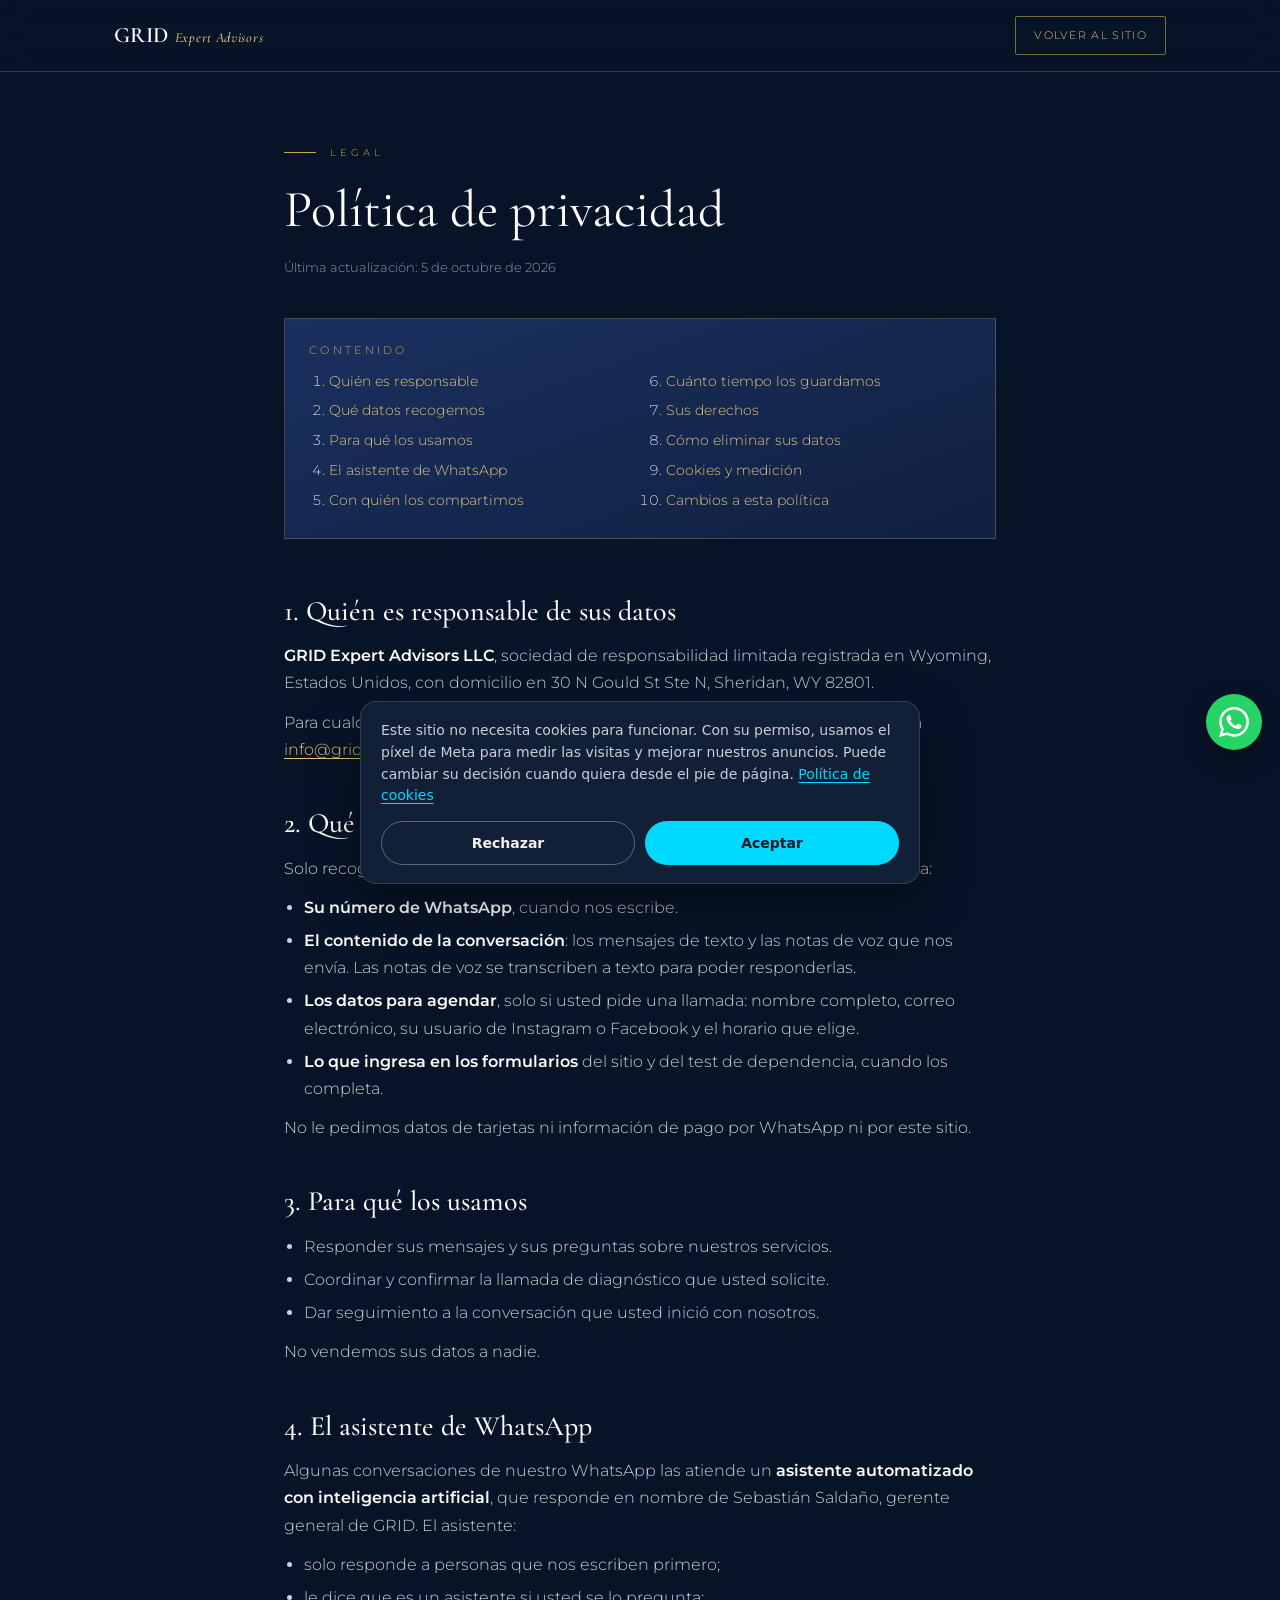
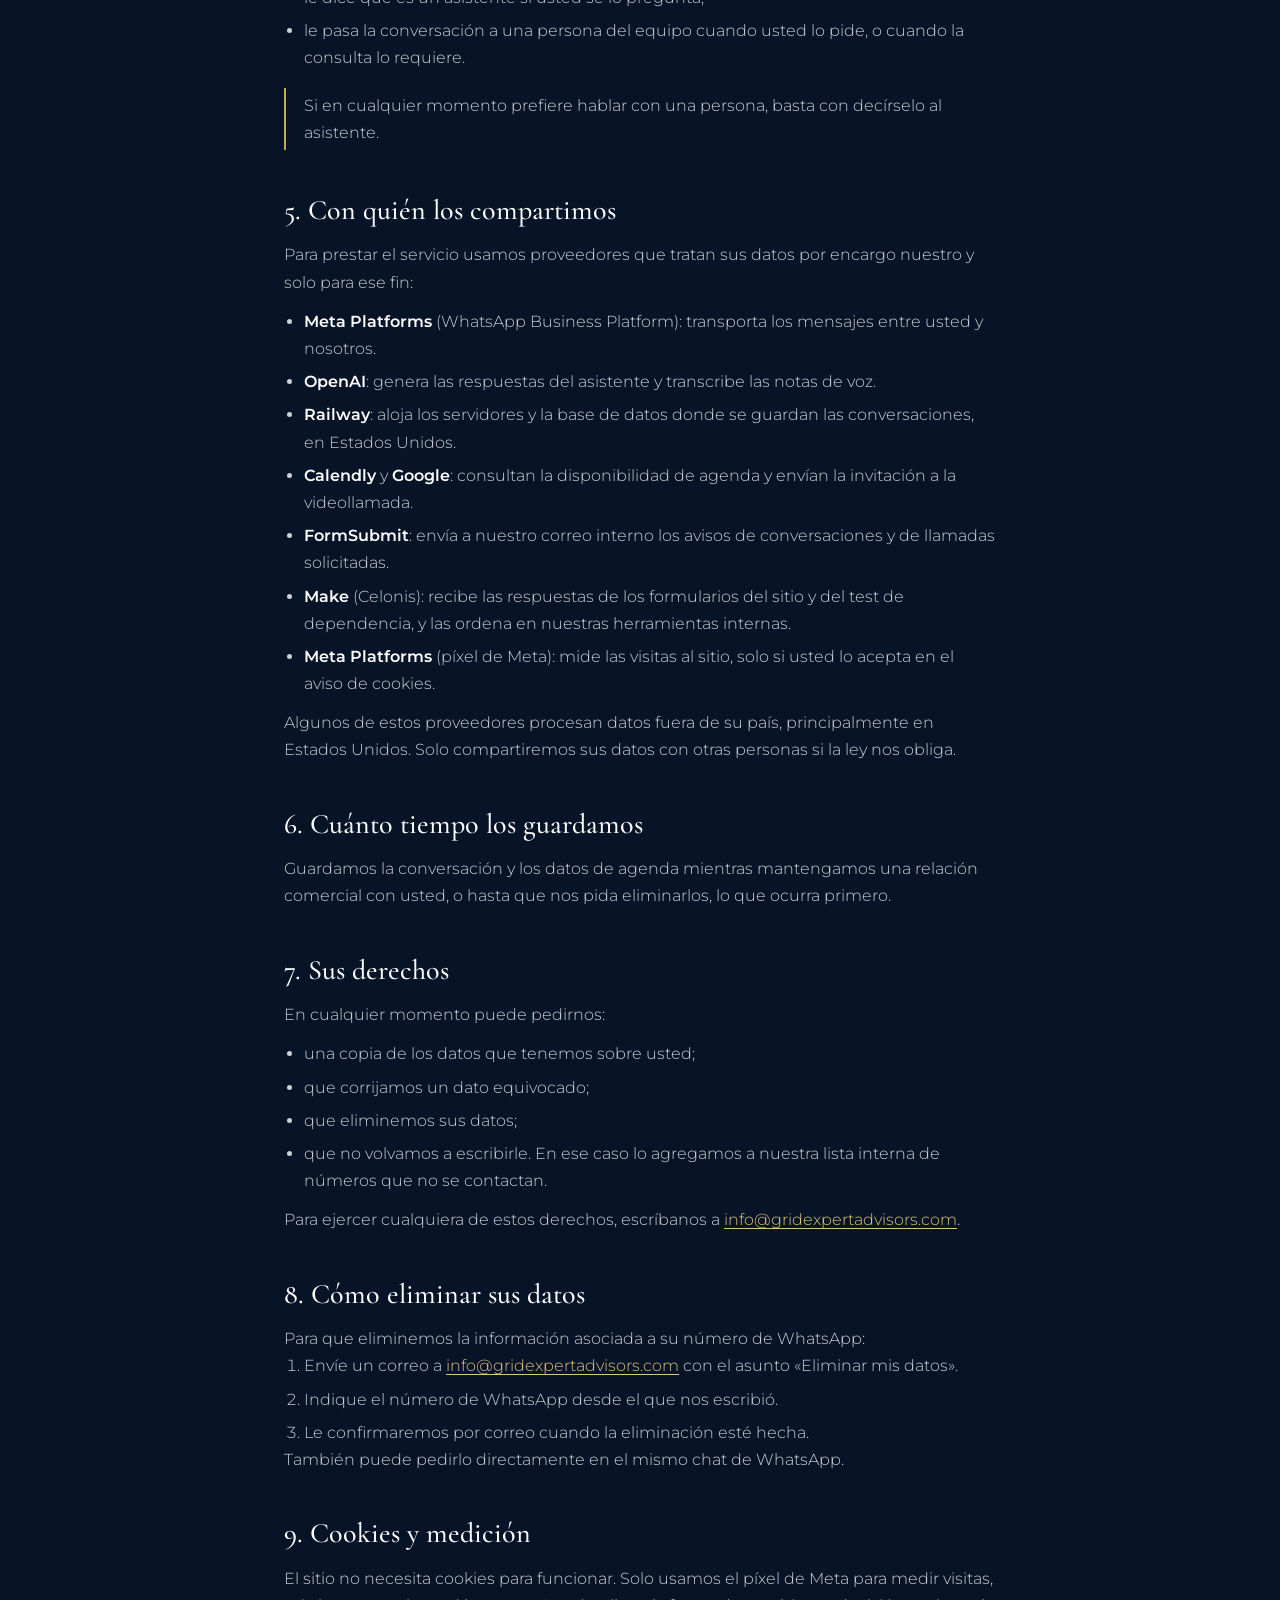
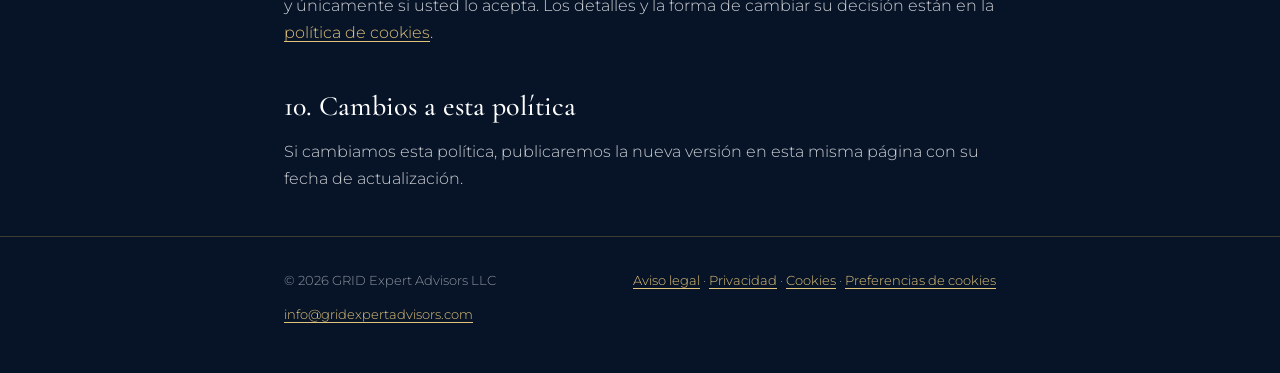
<file: privacidad/index.html>
<!DOCTYPE html>
<html lang="es">
<head>
<meta charset="UTF-8">
<meta name="viewport" content="width=device-width, initial-scale=1.0">
<title>Política de privacidad — GRID Expert Advisors</title>
<link rel="icon" href="/favicon.ico" sizes="any">
<link rel="icon" type="image/png" sizes="32x32" href="/favicon-32.png">
<link rel="apple-touch-icon" href="/apple-touch-icon.png">
<link rel="manifest" href="/site.webmanifest">
<meta name="theme-color" content="#0A1628">
<link rel="canonical" href="https://gridexpertadvisors.com/privacidad/">
<meta name="description" content="Qué datos recoge GRID Expert Advisors en WhatsApp y en su sitio web, para qué los usa, con quién los comparte y cómo pedir que se eliminen.">
<link rel="preconnect" href="https://fonts.googleapis.com">
<link rel="preconnect" href="https://fonts.gstatic.com" crossorigin>
<link href="https://fonts.googleapis.com/css2?family=Cormorant+Garamond:ital,wght@0,400;0,500;0,600;1,500&family=Montserrat:wght@300;400;500;600&display=swap" rel="stylesheet">
<style>
  :root{
    --navy-deep:#071428; --navy-mid:#112040; --navy-light:#1A3060;
    --gold:#C9A84C; --gold-bright:#E2C47A; --gold-border:rgba(201,168,76,0.28); --gold-border-strong:rgba(201,168,76,0.6);
    --white:#FFF; --w80:rgba(255,255,255,.80); --w55:rgba(255,255,255,.55);
  }
  *{box-sizing:border-box; margin:0; padding:0;}
  html{scroll-behavior:smooth;}
  body{background:var(--navy-deep); color:var(--w80); font-family:'Montserrat',system-ui,-apple-system,sans-serif;
    font-weight:300; line-height:1.7; -webkit-font-smoothing:antialiased;}
  @media (prefers-reduced-motion: reduce){html{scroll-behavior:auto;}}
  strong{font-weight:600; color:var(--white);}
  a{color:var(--gold-bright); text-underline-offset:3px;}
  :focus-visible{outline:2px solid var(--gold-bright); outline-offset:3px; border-radius:2px;}
  .wrap{max-width:760px; margin:0 auto; padding:0 24px;}

  nav{position:sticky; top:0; z-index:10; backdrop-filter:blur(14px); background:rgba(7,20,40,.86); border-bottom:1px solid var(--gold-border);}
  nav .wrap{display:flex; align-items:center; justify-content:space-between; padding-top:16px; padding-bottom:16px; gap:16px; max-width:1100px;}
  .brand{font-family:'Cormorant Garamond',serif; font-weight:600; font-size:22px; color:var(--white); letter-spacing:.02em; text-decoration:none; white-space:nowrap;}
  .brand span{color:var(--gold-bright); font-style:italic; font-weight:500; font-size:14px; letter-spacing:.05em; margin-left:6px;}
  .nav-cta{border:1px solid var(--gold-border-strong); color:var(--gold-bright); padding:9px 18px; border-radius:2px;
    font-size:11px; letter-spacing:.12em; text-transform:uppercase; text-decoration:none; white-space:nowrap;}

  header{padding:72px 0 40px;}
  .eyebrow{display:flex; align-items:center; gap:14px; font-size:10px; letter-spacing:.4em; text-transform:uppercase; color:var(--gold); margin-bottom:20px;}
  .eyebrow::before{content:''; width:32px; height:1px; background:var(--gold);}
  h1{font-family:'Cormorant Garamond',serif; font-weight:400; font-size:clamp(34px,5vw,52px); color:var(--white); line-height:1.1; margin-bottom:18px;}
  .fecha{font-size:13px; color:var(--w55);}

  .indice{border:1px solid var(--gold-border); background:linear-gradient(160deg, var(--navy-light), var(--navy-mid)); padding:22px 24px; margin-bottom:56px;}
  .indice p{font-size:11px; letter-spacing:.3em; text-transform:uppercase; color:var(--gold); margin-bottom:10px;}
  .indice ol{padding-left:20px; columns:2; column-gap:32px; font-size:14px;}
  @media(max-width:600px){.indice ol{columns:1;}}
  .indice a{text-decoration:none;}

  section{padding-bottom:44px; scroll-margin-top:90px;}
  h2{font-family:'Cormorant Garamond',serif; font-weight:500; font-size:28px; color:var(--white); margin-bottom:14px; line-height:1.2;}
  p + p, p + ul, ul + p{margin-top:12px;}
  ul{padding-left:20px;}
  li + li{margin-top:6px;}
  .destacado{border-left:2px solid var(--gold); padding:4px 0 4px 18px; margin-top:16px;}

  footer{border-top:1px solid var(--gold-border); padding:32px 0 48px; font-size:13px; color:var(--w55);}
  footer .wrap{display:flex; flex-wrap:wrap; justify-content:space-between; gap:12px;}
  .link-btn{background:none; border:0; padding:0; font:inherit; color:var(--gold-bright); text-decoration:underline; text-underline-offset:3px; cursor:pointer;}
  .legal-links a{white-space:nowrap;}
</style>
</head>
<body>

<nav>
  <div class="wrap">
    <a class="brand" href="/">GRID<span>Expert Advisors</span></a>
    <a class="nav-cta" href="/">Volver al sitio</a>
  </div>
</nav>

<main class="wrap">
  <header>
    <div class="eyebrow">Legal</div>
    <h1>Política de privacidad</h1>
    <p class="fecha">Última actualización: 5 de octubre de 2026</p>
  </header>

  <div class="indice">
    <p>Contenido</p>
    <ol>
      <li><a href="#responsable">Quién es responsable</a></li>
      <li><a href="#datos">Qué datos recogemos</a></li>
      <li><a href="#uso">Para qué los usamos</a></li>
      <li><a href="#asistente">El asistente de WhatsApp</a></li>
      <li><a href="#terceros">Con quién los compartimos</a></li>
      <li><a href="#conservacion">Cuánto tiempo los guardamos</a></li>
      <li><a href="#derechos">Sus derechos</a></li>
      <li><a href="#eliminar">Cómo eliminar sus datos</a></li>
      <li><a href="#cookies">Cookies y medición</a></li>
      <li><a href="#cambios">Cambios a esta política</a></li>
    </ol>
  </div>

  <section id="responsable">
    <h2>1. Quién es responsable de sus datos</h2>
    <p><strong>GRID Expert Advisors LLC</strong>, sociedad de responsabilidad limitada registrada en Wyoming, Estados Unidos, con domicilio en 30 N Gould St Ste N, Sheridan, WY 82801.</p>
    <p>Para cualquier consulta sobre esta política o sobre sus datos, puede escribirnos a <a href="mailto:info@gridexpertadvisors.com">info@gridexpertadvisors.com</a> o al WhatsApp +506 7040 0607.</p>
  </section>

  <section id="datos">
    <h2>2. Qué datos recogemos</h2>
    <p>Solo recogemos lo que usted nos entrega al escribirnos o al agendar una llamada:</p>
    <ul>
      <li><strong>Su número de WhatsApp</strong>, cuando nos escribe.</li>
      <li><strong>El contenido de la conversación</strong>: los mensajes de texto y las notas de voz que nos envía. Las notas de voz se transcriben a texto para poder responderlas.</li>
      <li><strong>Los datos para agendar</strong>, solo si usted pide una llamada: nombre completo, correo electrónico, su usuario de Instagram o Facebook y el horario que elige.</li>
      <li><strong>Lo que ingresa en los formularios</strong> del sitio y del test de dependencia, cuando los completa.</li>
    </ul>
    <p>No le pedimos datos de tarjetas ni información de pago por WhatsApp ni por este sitio.</p>
  </section>

  <section id="uso">
    <h2>3. Para qué los usamos</h2>
    <ul>
      <li>Responder sus mensajes y sus preguntas sobre nuestros servicios.</li>
      <li>Coordinar y confirmar la llamada de diagnóstico que usted solicite.</li>
      <li>Dar seguimiento a la conversación que usted inició con nosotros.</li>
    </ul>
    <p>No vendemos sus datos a nadie.</p>
  </section>

  <section id="asistente">
    <h2>4. El asistente de WhatsApp</h2>
    <p>Algunas conversaciones de nuestro WhatsApp las atiende un <strong>asistente automatizado con inteligencia artificial</strong>, que responde en nombre de Sebastián Saldaño, gerente general de GRID. El asistente:</p>
    <ul>
      <li>solo responde a personas que nos escriben primero;</li>
      <li>le dice que es un asistente si usted se lo pregunta;</li>
      <li>le pasa la conversación a una persona del equipo cuando usted lo pide, o cuando la consulta lo requiere.</li>
    </ul>
    <p class="destacado">Si en cualquier momento prefiere hablar con una persona, basta con decírselo al asistente.</p>
  </section>

  <section id="terceros">
    <h2>5. Con quién los compartimos</h2>
    <p>Para prestar el servicio usamos proveedores que tratan sus datos por encargo nuestro y solo para ese fin:</p>
    <ul>
      <li><strong>Meta Platforms</strong> (WhatsApp Business Platform): transporta los mensajes entre usted y nosotros.</li>
      <li><strong>OpenAI</strong>: genera las respuestas del asistente y transcribe las notas de voz.</li>
      <li><strong>Railway</strong>: aloja los servidores y la base de datos donde se guardan las conversaciones, en Estados Unidos.</li>
      <li><strong>Calendly</strong> y <strong>Google</strong>: consultan la disponibilidad de agenda y envían la invitación a la videollamada.</li>
      <li><strong>FormSubmit</strong>: envía a nuestro correo interno los avisos de conversaciones y de llamadas solicitadas.</li>
      <li><strong>Make</strong> (Celonis): recibe las respuestas de los formularios del sitio y del test de dependencia, y las ordena en nuestras herramientas internas.</li>
      <li><strong>Meta Platforms</strong> (píxel de Meta): mide las visitas al sitio, solo si usted lo acepta en el aviso de cookies.</li>
    </ul>
    <p>Algunos de estos proveedores procesan datos fuera de su país, principalmente en Estados Unidos. Solo compartiremos sus datos con otras personas si la ley nos obliga.</p>
  </section>

  <section id="conservacion">
    <h2>6. Cuánto tiempo los guardamos</h2>
    <p>Guardamos la conversación y los datos de agenda mientras mantengamos una relación comercial con usted, o hasta que nos pida eliminarlos, lo que ocurra primero.</p>
  </section>

  <section id="derechos">
    <h2>7. Sus derechos</h2>
    <p>En cualquier momento puede pedirnos:</p>
    <ul>
      <li>una copia de los datos que tenemos sobre usted;</li>
      <li>que corrijamos un dato equivocado;</li>
      <li>que eliminemos sus datos;</li>
      <li>que no volvamos a escribirle. En ese caso lo agregamos a nuestra lista interna de números que no se contactan.</li>
    </ul>
    <p>Para ejercer cualquiera de estos derechos, escríbanos a <a href="mailto:info@gridexpertadvisors.com">info@gridexpertadvisors.com</a>.</p>
  </section>

  <section id="eliminar">
    <h2>8. Cómo eliminar sus datos</h2>
    <p>Para que eliminemos la información asociada a su número de WhatsApp:</p>
    <ol style="padding-left:20px">
      <li>Envíe un correo a <a href="mailto:info@gridexpertadvisors.com?subject=Eliminar%20mis%20datos">info@gridexpertadvisors.com</a> con el asunto «Eliminar mis datos».</li>
      <li>Indique el número de WhatsApp desde el que nos escribió.</li>
      <li>Le confirmaremos por correo cuando la eliminación esté hecha.</li>
    </ol>
    <p>También puede pedirlo directamente en el mismo chat de WhatsApp.</p>
  </section>

  <section id="cookies">
    <h2>9. Cookies y medición</h2>
    <p>El sitio no necesita cookies para funcionar. Solo usamos el píxel de Meta para medir visitas, y únicamente si usted lo acepta. Los detalles y la forma de cambiar su decisión están en la <a href="/cookies/">política de cookies</a>.</p>
  </section>

  <section id="cambios">
    <h2>10. Cambios a esta política</h2>
    <p>Si cambiamos esta política, publicaremos la nueva versión en esta misma página con su fecha de actualización.</p>
  </section>
</main>

<footer>
  <div class="wrap">
    <span>© 2026 GRID Expert Advisors LLC</span>
    <span class="legal-links"><a href="/aviso-legal/">Aviso legal</a> · <a href="/privacidad/">Privacidad</a> · <a href="/cookies/">Cookies</a> · <button type="button" data-consent-open class="link-btn">Preferencias de cookies</button></span>
    <a href="mailto:info@gridexpertadvisors.com">info@gridexpertadvisors.com</a>
  </div>
</footer>

<script src="/assets/site.js" defer></script>
</body>
</html>
</file>
<file: assets/site.css>
*,:after,:before{--tw-border-spacing-x:0;--tw-border-spacing-y:0;--tw-translate-x:0;--tw-translate-y:0;--tw-rotate:0;--tw-skew-x:0;--tw-skew-y:0;--tw-scale-x:1;--tw-scale-y:1;--tw-pan-x: ;--tw-pan-y: ;--tw-pinch-zoom: ;--tw-scroll-snap-strictness:proximity;--tw-gradient-from-position: ;--tw-gradient-via-position: ;--tw-gradient-to-position: ;--tw-ordinal: ;--tw-slashed-zero: ;--tw-numeric-figure: ;--tw-numeric-spacing: ;--tw-numeric-fraction: ;--tw-ring-inset: ;--tw-ring-offset-width:0px;--tw-ring-offset-color:#fff;--tw-ring-color:rgba(59,130,246,.5);--tw-ring-offset-shadow:0 0 #0000;--tw-ring-shadow:0 0 #0000;--tw-shadow:0 0 #0000;--tw-shadow-colored:0 0 #0000;--tw-blur: ;--tw-brightness: ;--tw-contrast: ;--tw-grayscale: ;--tw-hue-rotate: ;--tw-invert: ;--tw-saturate: ;--tw-sepia: ;--tw-drop-shadow: ;--tw-backdrop-blur: ;--tw-backdrop-brightness: ;--tw-backdrop-contrast: ;--tw-backdrop-grayscale: ;--tw-backdrop-hue-rotate: ;--tw-backdrop-invert: ;--tw-backdrop-opacity: ;--tw-backdrop-saturate: ;--tw-backdrop-sepia: ;--tw-contain-size: ;--tw-contain-layout: ;--tw-contain-paint: ;--tw-contain-style: }::backdrop{--tw-border-spacing-x:0;--tw-border-spacing-y:0;--tw-translate-x:0;--tw-translate-y:0;--tw-rotate:0;--tw-skew-x:0;--tw-skew-y:0;--tw-scale-x:1;--tw-scale-y:1;--tw-pan-x: ;--tw-pan-y: ;--tw-pinch-zoom: ;--tw-scroll-snap-strictness:proximity;--tw-gradient-from-position: ;--tw-gradient-via-position: ;--tw-gradient-to-position: ;--tw-ordinal: ;--tw-slashed-zero: ;--tw-numeric-figure: ;--tw-numeric-spacing: ;--tw-numeric-fraction: ;--tw-ring-inset: ;--tw-ring-offset-width:0px;--tw-ring-offset-color:#fff;--tw-ring-color:rgba(59,130,246,.5);--tw-ring-offset-shadow:0 0 #0000;--tw-ring-shadow:0 0 #0000;--tw-shadow:0 0 #0000;--tw-shadow-colored:0 0 #0000;--tw-blur: ;--tw-brightness: ;--tw-contrast: ;--tw-grayscale: ;--tw-hue-rotate: ;--tw-invert: ;--tw-saturate: ;--tw-sepia: ;--tw-drop-shadow: ;--tw-backdrop-blur: ;--tw-backdrop-brightness: ;--tw-backdrop-contrast: ;--tw-backdrop-grayscale: ;--tw-backdrop-hue-rotate: ;--tw-backdrop-invert: ;--tw-backdrop-opacity: ;--tw-backdrop-saturate: ;--tw-backdrop-sepia: ;--tw-contain-size: ;--tw-contain-layout: ;--tw-contain-paint: ;--tw-contain-style: }/*! tailwindcss v3.4.17 | MIT License | https://tailwindcss.com*/*,:after,:before{box-sizing:border-box;border:0 solid #e5e7eb}:after,:before{--tw-content:""}:host,html{line-height:1.5;-webkit-text-size-adjust:100%;-moz-tab-size:4;-o-tab-size:4;tab-size:4;font-family:Inter,Inter Fallback,system-ui,sans-serif;font-feature-settings:normal;font-variation-settings:normal;-webkit-tap-highlight-color:transparent}body{margin:0;line-height:inherit}hr{height:0;color:inherit;border-top-width:1px}abbr:where([title]){-webkit-text-decoration:underline dotted;text-decoration:underline dotted}h1,h2,h3,h4,h5,h6{font-size:inherit;font-weight:inherit}a{color:inherit;text-decoration:inherit}b,strong{font-weight:bolder}code,kbd,pre,samp{font-family:JetBrains Mono,ui-monospace,monospace;font-feature-settings:normal;font-variation-settings:normal;font-size:1em}small{font-size:80%}sub,sup{font-size:75%;line-height:0;position:relative;vertical-align:baseline}sub{bottom:-.25em}sup{top:-.5em}table{text-indent:0;border-color:inherit;border-collapse:collapse}button,input,optgroup,select,textarea{font-family:inherit;font-feature-settings:inherit;font-variation-settings:inherit;font-size:100%;font-weight:inherit;line-height:inherit;letter-spacing:inherit;color:inherit;margin:0;padding:0}button,select{text-transform:none}button,input:where([type=button]),input:where([type=reset]),input:where([type=submit]){-webkit-appearance:button;background-color:transparent;background-image:none}:-moz-focusring{outline:auto}:-moz-ui-invalid{box-shadow:none}progress{vertical-align:baseline}::-webkit-inner-spin-button,::-webkit-outer-spin-button{height:auto}[type=search]{-webkit-appearance:textfield;outline-offset:-2px}::-webkit-search-decoration{-webkit-appearance:none}::-webkit-file-upload-button{-webkit-appearance:button;font:inherit}summary{display:list-item}blockquote,dd,dl,figure,h1,h2,h3,h4,h5,h6,hr,p,pre{margin:0}fieldset{margin:0}fieldset,legend{padding:0}menu,ol,ul{list-style:none;margin:0;padding:0}dialog{padding:0}textarea{resize:vertical}input::-moz-placeholder,textarea::-moz-placeholder{opacity:1;color:#9ca3af}input::placeholder,textarea::placeholder{opacity:1;color:#9ca3af}[role=button],button{cursor:pointer}:disabled{cursor:default}audio,canvas,embed,iframe,img,object,svg,video{display:block;vertical-align:middle}img,video{max-width:100%;height:auto}[hidden]:where(:not([hidden=until-found])){display:none}.pointer-events-none{pointer-events:none}.visible{visibility:visible}.fixed{position:fixed}.absolute{position:absolute}.relative{position:relative}.inset-0{inset:0}.-bottom-10{bottom:-2.5rem}.-left-\[39px\]{left:-39px}.-top-3{top:-.75rem}.bottom-0{bottom:0}.bottom-6{bottom:1.5rem}.left-0{left:0}.left-1\/2{left:50%}.left-6{left:1.5rem}.right-0{right:0}.right-4{right:1rem}.right-6{right:1.5rem}.top-0{top:0}.top-2{top:.5rem}.top-4{top:1rem}.top-5{top:1.25rem}.z-0{z-index:0}.z-10{z-index:10}.z-50{z-index:50}.order-1{order:1}.order-2{order:2}.mx-2{margin-left:.5rem;margin-right:.5rem}.mx-auto{margin-left:auto;margin-right:auto}.-ml-2{margin-left:-.5rem}.mb-1{margin-bottom:.25rem}.mb-10{margin-bottom:2.5rem}.mb-12{margin-bottom:3rem}.mb-16{margin-bottom:4rem}.mb-2{margin-bottom:.5rem}.mb-3{margin-bottom:.75rem}.mb-4{margin-bottom:1rem}.mb-6{margin-bottom:1.5rem}.mb-8{margin-bottom:2rem}.ml-1{margin-left:.25rem}.ml-2{margin-left:.5rem}.ml-4{margin-left:1rem}.mr-2{margin-right:.5rem}.mt-0\.5{margin-top:.125rem}.mt-1{margin-top:.25rem}.mt-10{margin-top:2.5rem}.mt-12{margin-top:3rem}.mt-2{margin-top:.5rem}.mt-24{margin-top:6rem}.mt-3{margin-top:.75rem}.mt-4{margin-top:1rem}.mt-6{margin-top:1.5rem}.mt-auto{margin-top:auto}.block{display:block}.inline-block{display:inline-block}.flex{display:flex}.table{display:table}.grid{display:grid}.hidden{display:none}.aspect-\[4\/5\]{aspect-ratio:4/5}.aspect-square{aspect-ratio:1/1}.h-1{height:.25rem}.h-1\.5{height:.375rem}.h-10{height:2.5rem}.h-12{height:3rem}.h-14{height:3.5rem}.h-16{height:4rem}.h-20{height:5rem}.h-24{height:6rem}.h-3{height:.75rem}.h-32{height:8rem}.h-4{height:1rem}.h-5{height:1.25rem}.h-64{height:16rem}.h-8{height:2rem}.h-9{height:2.25rem}.h-96{height:24rem}.h-full{height:100%}.w-1{width:.25rem}.w-10{width:2.5rem}.w-12{width:3rem}.w-14{width:3.5rem}.w-16{width:4rem}.w-2{width:.5rem}.w-20{width:5rem}.w-24{width:6rem}.w-3{width:.75rem}.w-3\/4{width:75%}.w-32{width:8rem}.w-4{width:1rem}.w-5{width:1.25rem}.w-9{width:2.25rem}.w-96{width:24rem}.w-\[102\%\]{width:102%}.w-\[70\%\]{width:70%}.w-\[85\%\]{width:85%}.w-\[95\%\]{width:95%}.w-full{width:100%}.w-px{width:1px}.max-w-2xl{max-width:42rem}.max-w-3xl{max-width:48rem}.max-w-4xl{max-width:56rem}.max-w-5xl{max-width:64rem}.max-w-6xl{max-width:72rem}.max-w-xl{max-width:36rem}.flex-1{flex:1 1 0%}.shrink-0{flex-shrink:0}.-translate-x-1\/2{--tw-translate-x:-50%}.-translate-x-1\/2,.-translate-y-1\/2{transform:translate(var(--tw-translate-x),var(--tw-translate-y)) rotate(var(--tw-rotate)) skewX(var(--tw-skew-x)) skewY(var(--tw-skew-y)) scaleX(var(--tw-scale-x)) scaleY(var(--tw-scale-y))}.-translate-y-1\/2{--tw-translate-y:-50%}.translate-x-1\/2{--tw-translate-x:50%}.translate-x-1\/2,.translate-y-4{transform:translate(var(--tw-translate-x),var(--tw-translate-y)) rotate(var(--tw-rotate)) skewX(var(--tw-skew-x)) skewY(var(--tw-skew-y)) scaleX(var(--tw-scale-x)) scaleY(var(--tw-scale-y))}.translate-y-4{--tw-translate-y:1rem}.rotate-2{--tw-rotate:2deg}.rotate-2,.scale-105{transform:translate(var(--tw-translate-x),var(--tw-translate-y)) rotate(var(--tw-rotate)) skewX(var(--tw-skew-x)) skewY(var(--tw-skew-y)) scaleX(var(--tw-scale-x)) scaleY(var(--tw-scale-y))}.scale-105{--tw-scale-x:1.05;--tw-scale-y:1.05}.transform{transform:translate(var(--tw-translate-x),var(--tw-translate-y)) rotate(var(--tw-rotate)) skewX(var(--tw-skew-x)) skewY(var(--tw-skew-y)) scaleX(var(--tw-scale-x)) scaleY(var(--tw-scale-y))}@keyframes pulse{50%{opacity:.5}}.animate-pulse{animation:pulse 2s cubic-bezier(.4,0,.6,1) infinite}.cursor-default{cursor:default}.resize{resize:both}.auto-rows-fr{grid-auto-rows:minmax(0,1fr)}.grid-cols-1{grid-template-columns:repeat(1,minmax(0,1fr))}.grid-cols-2{grid-template-columns:repeat(2,minmax(0,1fr))}.flex-col{flex-direction:column}.flex-wrap{flex-wrap:wrap}.items-start{align-items:flex-start}.items-center{align-items:center}.items-stretch{align-items:stretch}.justify-start{justify-content:flex-start}.justify-center{justify-content:center}.justify-between{justify-content:space-between}.gap-10{gap:2.5rem}.gap-16{gap:4rem}.gap-2{gap:.5rem}.gap-3{gap:.75rem}.gap-4{gap:1rem}.gap-6{gap:1.5rem}.gap-8{gap:2rem}.gap-x-4{-moz-column-gap:1rem;column-gap:1rem}.gap-y-1{row-gap:.25rem}.space-y-1>:not([hidden])~:not([hidden]){--tw-space-y-reverse:0;margin-top:calc(.25rem*(1 - var(--tw-space-y-reverse)));margin-bottom:calc(.25rem*var(--tw-space-y-reverse))}.space-y-12>:not([hidden])~:not([hidden]){--tw-space-y-reverse:0;margin-top:calc(3rem*(1 - var(--tw-space-y-reverse)));margin-bottom:calc(3rem*var(--tw-space-y-reverse))}.space-y-2>:not([hidden])~:not([hidden]){--tw-space-y-reverse:0;margin-top:calc(.5rem*(1 - var(--tw-space-y-reverse)));margin-bottom:calc(.5rem*var(--tw-space-y-reverse))}.space-y-3>:not([hidden])~:not([hidden]){--tw-space-y-reverse:0;margin-top:calc(.75rem*(1 - var(--tw-space-y-reverse)));margin-bottom:calc(.75rem*var(--tw-space-y-reverse))}.space-y-6>:not([hidden])~:not([hidden]){--tw-space-y-reverse:0;margin-top:calc(1.5rem*(1 - var(--tw-space-y-reverse)));margin-bottom:calc(1.5rem*var(--tw-space-y-reverse))}.space-y-8>:not([hidden])~:not([hidden]){--tw-space-y-reverse:0;margin-top:calc(2rem*(1 - var(--tw-space-y-reverse)));margin-bottom:calc(2rem*var(--tw-space-y-reverse))}.overflow-hidden{overflow:hidden}.overflow-y-auto{overflow-y:auto}.overflow-x-hidden{overflow-x:hidden}.scroll-smooth{scroll-behavior:smooth}.whitespace-nowrap{white-space:nowrap}.rounded-2xl{border-radius:1rem}.rounded-\[2rem\]{border-radius:2rem}.rounded-full{border-radius:9999px}.rounded-lg{border-radius:.5rem}.rounded-md{border-radius:.375rem}.rounded-xl{border-radius:.75rem}.rounded-b-2xl{border-bottom-right-radius:1rem;border-bottom-left-radius:1rem}.rounded-b-lg{border-bottom-right-radius:.5rem;border-bottom-left-radius:.5rem}.rounded-t-2xl{border-top-left-radius:1rem;border-top-right-radius:1rem}.border{border-width:1px}.border-2{border-width:2px}.border-4{border-width:4px}.border-x-\[1px\]{border-left-width:1px;border-right-width:1px}.border-y{border-top-width:1px}.border-b,.border-y{border-bottom-width:1px}.border-t,.border-t-\[1px\]{border-top-width:1px}.border-brand-bg{--tw-border-opacity:1;border-color:rgb(10 22 40/var(--tw-border-opacity,1))}.border-brand-border{border-color:hsla(40,29%,94%,.08)}.border-brand-cream\/10{border-color:hsla(40,29%,94%,.1)}.border-brand-cream\/30{border-color:hsla(40,29%,94%,.3)}.border-brand-cyan\/10{border-color:rgba(0,217,255,.1)}.border-brand-cyan\/40{border-color:rgba(0,217,255,.4)}.border-brand-gold{--tw-border-opacity:1;border-color:rgb(255 184 0/var(--tw-border-opacity,1))}.border-brand-gold\/10{border-color:rgba(255,184,0,.1)}.border-brand-gold\/30{border-color:rgba(255,184,0,.3)}.border-white\/10{border-color:hsla(0,0%,100%,.1)}.border-white\/20{border-color:hsla(0,0%,100%,.2)}.bg-\[\#000\]{--tw-bg-opacity:1;background-color:rgb(0 0 0/var(--tw-bg-opacity,1))}.bg-\[\#0A1628\]{--tw-bg-opacity:1;background-color:rgb(10 22 40/var(--tw-bg-opacity,1))}.bg-\[\#0A1628\]\/80{background-color:rgba(10,22,40,.8)}.bg-\[\#0a0a0a\]{--tw-bg-opacity:1;background-color:rgb(10 10 10/var(--tw-bg-opacity,1))}.bg-\[\#111F37\]{--tw-bg-opacity:1;background-color:rgb(17 31 55/var(--tw-bg-opacity,1))}.bg-\[\#1a1a1a\]{--tw-bg-opacity:1;background-color:rgb(26 26 26/var(--tw-bg-opacity,1))}.bg-black\/40{background-color:rgba(0,0,0,.4)}.bg-black\/60{background-color:rgba(0,0,0,.6)}.bg-black\/80{background-color:rgba(0,0,0,.8)}.bg-brand-bg{--tw-bg-opacity:1;background-color:rgb(10 22 40/var(--tw-bg-opacity,1))}.bg-brand-border{background-color:hsla(40,29%,94%,.08)}.bg-brand-card\/80{background-color:rgba(17,31,55,.8)}.bg-brand-cream{--tw-bg-opacity:1;background-color:rgb(244 241 235/var(--tw-bg-opacity,1))}.bg-brand-cream\/10{background-color:hsla(40,29%,94%,.1)}.bg-brand-cream\/5{background-color:hsla(40,29%,94%,.05)}.bg-brand-cyan{--tw-bg-opacity:1;background-color:rgb(0 217 255/var(--tw-bg-opacity,1))}.bg-brand-cyan\/10{background-color:rgba(0,217,255,.1)}.bg-brand-gold{--tw-bg-opacity:1;background-color:rgb(255 184 0/var(--tw-bg-opacity,1))}.bg-brand-gold\/10{background-color:rgba(255,184,0,.1)}.bg-green-500\/80{background-color:rgba(34,197,94,.8)}.bg-red-500\/80{background-color:rgba(239,68,68,.8)}.bg-white\/10{background-color:hsla(0,0%,100%,.1)}.bg-white\/30{background-color:hsla(0,0%,100%,.3)}.bg-white\/5{background-color:hsla(0,0%,100%,.05)}.bg-yellow-500\/80{background-color:rgba(234,179,8,.8)}.bg-gradient-to-b{background-image:linear-gradient(to bottom,var(--tw-gradient-stops))}.bg-gradient-to-br{background-image:linear-gradient(to bottom right,var(--tw-gradient-stops))}.bg-gradient-to-t{background-image:linear-gradient(to top,var(--tw-gradient-stops))}.bg-gradient-to-tr{background-image:linear-gradient(to top right,var(--tw-gradient-stops))}.from-\[\#0A1628\]\/60{--tw-gradient-from:rgba(10,22,40,.6) var(--tw-gradient-from-position);--tw-gradient-to:rgba(10,22,40,0) var(--tw-gradient-to-position);--tw-gradient-stops:var(--tw-gradient-from),var(--tw-gradient-to)}.from-black\/80{--tw-gradient-from:rgba(0,0,0,.8) var(--tw-gradient-from-position);--tw-gradient-to:transparent var(--tw-gradient-to-position);--tw-gradient-stops:var(--tw-gradient-from),var(--tw-gradient-to)}.from-brand-cream\/10{--tw-gradient-from:hsla(40,29%,94%,.1) var(--tw-gradient-from-position);--tw-gradient-to:hsla(40,29%,94%,0) var(--tw-gradient-to-position);--tw-gradient-stops:var(--tw-gradient-from),var(--tw-gradient-to)}.from-brand-cyan\/10{--tw-gradient-from:rgba(0,217,255,.1) var(--tw-gradient-from-position);--tw-gradient-to:rgba(0,217,255,0) var(--tw-gradient-to-position);--tw-gradient-stops:var(--tw-gradient-from),var(--tw-gradient-to)}.from-brand-gold\/10{--tw-gradient-from:rgba(255,184,0,.1) var(--tw-gradient-from-position);--tw-gradient-to:rgba(255,184,0,0) var(--tw-gradient-to-position);--tw-gradient-stops:var(--tw-gradient-from),var(--tw-gradient-to)}.from-brand-gold\/15{--tw-gradient-from:rgba(255,184,0,.15) var(--tw-gradient-from-position);--tw-gradient-to:rgba(255,184,0,0) var(--tw-gradient-to-position);--tw-gradient-stops:var(--tw-gradient-from),var(--tw-gradient-to)}.from-transparent{--tw-gradient-from:transparent var(--tw-gradient-from-position);--tw-gradient-to:transparent var(--tw-gradient-to-position);--tw-gradient-stops:var(--tw-gradient-from),var(--tw-gradient-to)}.via-brand-card{--tw-gradient-to:rgba(17,31,55,0) var(--tw-gradient-to-position);--tw-gradient-stops:var(--tw-gradient-from),#111f37 var(--tw-gradient-via-position),var(--tw-gradient-to)}.via-transparent{--tw-gradient-to:transparent var(--tw-gradient-to-position);--tw-gradient-stops:var(--tw-gradient-from),transparent var(--tw-gradient-via-position),var(--tw-gradient-to)}.to-\[\#0A1628\],.to-brand-bg{--tw-gradient-to:#0a1628 var(--tw-gradient-to-position)}.to-brand-card{--tw-gradient-to:#111f37 var(--tw-gradient-to-position)}.to-transparent{--tw-gradient-to:transparent var(--tw-gradient-to-position)}.object-contain{-o-object-fit:contain;object-fit:contain}.object-cover{-o-object-fit:cover;object-fit:cover}.p-2{padding:.5rem}.p-4{padding:1rem}.p-6{padding:1.5rem}.p-8{padding:2rem}.px-10{padding-left:2.5rem;padding-right:2.5rem}.px-3{padding-left:.75rem;padding-right:.75rem}.px-4{padding-left:1rem;padding-right:1rem}.px-6{padding-left:1.5rem;padding-right:1.5rem}.py-1{padding-top:.25rem;padding-bottom:.25rem}.py-1\.5{padding-top:.375rem;padding-bottom:.375rem}.py-10{padding-top:2.5rem;padding-bottom:2.5rem}.py-12{padding-top:3rem;padding-bottom:3rem}.py-16{padding-top:4rem;padding-bottom:4rem}.py-2{padding-top:.5rem;padding-bottom:.5rem}.py-20{padding-top:5rem;padding-bottom:5rem}.py-24{padding-top:6rem;padding-bottom:6rem}.py-3{padding-top:.75rem;padding-bottom:.75rem}.py-4{padding-top:1rem;padding-bottom:1rem}.pb-10{padding-bottom:2.5rem}.pb-20{padding-bottom:5rem}.pl-4{padding-left:1rem}.pl-8{padding-left:2rem}.pt-20{padding-top:5rem}.pt-40{padding-top:10rem}.pt-6{padding-top:1.5rem}.pt-8{padding-top:2rem}.text-left{text-align:left}.text-center{text-align:center}.align-middle{vertical-align:middle}.font-mono{font-family:JetBrains Mono,ui-monospace,monospace}.font-sans{font-family:Inter,Inter Fallback,system-ui,sans-serif}.font-serif{font-family:Playfair Display,Georgia,serif}.text-2xl{font-size:1.5rem;line-height:2rem}.text-3xl{font-size:1.875rem;line-height:2.25rem}.text-4xl{font-size:2.25rem;line-height:2.5rem}.text-5xl{font-size:3rem;line-height:1}.text-\[10px\]{font-size:10px}.text-\[9px\]{font-size:9px}.text-lg{font-size:1.125rem;line-height:1.75rem}.text-sm{font-size:.875rem;line-height:1.25rem}.text-xl{font-size:1.25rem;line-height:1.75rem}.text-xs{font-size:.75rem;line-height:1rem}.font-bold{font-weight:700}.font-extrabold{font-weight:800}.font-medium{font-weight:500}.font-semibold{font-weight:600}.uppercase{text-transform:uppercase}.italic{font-style:italic}.not-italic{font-style:normal}.leading-none{line-height:1}.leading-relaxed{line-height:1.625}.leading-tight{line-height:1.25}.tracking-\[0\.16em\]{letter-spacing:.16em}.tracking-\[0\.18em\]{letter-spacing:.18em}.tracking-\[0\.20em\]{letter-spacing:.2em}.tracking-tight{letter-spacing:-.025em}.tracking-wide{letter-spacing:.025em}.tracking-wider{letter-spacing:.05em}.tracking-widest{letter-spacing:.1em}.text-\[\#0A1628\]{--tw-text-opacity:1;color:rgb(10 22 40/var(--tw-text-opacity,1))}.text-black{--tw-text-opacity:1;color:rgb(0 0 0/var(--tw-text-opacity,1))}.text-black\/60{color:rgba(0,0,0,.6)}.text-brand-cream{--tw-text-opacity:1;color:rgb(244 241 235/var(--tw-text-opacity,1))}.text-brand-cyan{--tw-text-opacity:1;color:rgb(0 217 255/var(--tw-text-opacity,1))}.text-brand-gold{--tw-text-opacity:1;color:rgb(255 184 0/var(--tw-text-opacity,1))}.text-gray-300{--tw-text-opacity:1;color:rgb(209 213 219/var(--tw-text-opacity,1))}.text-text-muted{--tw-text-opacity:1;color:rgb(128 136 153/var(--tw-text-opacity,1))}.text-text-primary{--tw-text-opacity:1;color:rgb(244 241 235/var(--tw-text-opacity,1))}.text-text-secondary{--tw-text-opacity:1;color:rgb(139 147 165/var(--tw-text-opacity,1))}.text-white{--tw-text-opacity:1;color:rgb(255 255 255/var(--tw-text-opacity,1))}.text-white\/10{color:hsla(0,0%,100%,.1)}.underline{text-decoration-line:underline}.decoration-brand-cream\/50{text-decoration-color:hsla(40,29%,94%,.5)}.decoration-text-secondary\/40{text-decoration-color:rgba(139,147,165,.4)}.underline-offset-2{text-underline-offset:2px}.underline-offset-4{text-underline-offset:4px}.opacity-0{opacity:0}.opacity-40{opacity:.4}.opacity-70{opacity:.7}.opacity-80{opacity:.8}.opacity-90{opacity:.9}.shadow-2xl{--tw-shadow:0 25px 50px -12px rgba(0,0,0,.25);--tw-shadow-colored:0 25px 50px -12px var(--tw-shadow-color);box-shadow:var(--tw-ring-offset-shadow,0 0 #0000),var(--tw-ring-shadow,0 0 #0000),var(--tw-shadow)}.shadow-\[0_0_10px_\#F7E2C0\]{--tw-shadow:0 0 10px #f7e2c0;--tw-shadow-colored:0 0 10px var(--tw-shadow-color)}.shadow-\[0_0_10px_\#F7E2C0\],.shadow-\[0_0_10px_rgba\(184\2c 137\2c 61\2c 0\.5\)\]{box-shadow:var(--tw-ring-offset-shadow,0 0 #0000),var(--tw-ring-shadow,0 0 #0000),var(--tw-shadow)}.shadow-\[0_0_10px_rgba\(184\2c 137\2c 61\2c 0\.5\)\]{--tw-shadow:0 0 10px rgba(184,137,61,.5);--tw-shadow-colored:0 0 10px var(--tw-shadow-color)}.shadow-\[0_0_10px_rgba\(247\2c 226\2c 192\2c 0\.5\)\]{--tw-shadow:0 0 10px hsla(37,77%,86%,.5);--tw-shadow-colored:0 0 10px var(--tw-shadow-color)}.shadow-\[0_0_10px_rgba\(247\2c 226\2c 192\2c 0\.5\)\],.shadow-lg{box-shadow:var(--tw-ring-offset-shadow,0 0 #0000),var(--tw-ring-shadow,0 0 #0000),var(--tw-shadow)}.shadow-lg{--tw-shadow:0 10px 15px -3px rgba(0,0,0,.1),0 4px 6px -4px rgba(0,0,0,.1);--tw-shadow-colored:0 10px 15px -3px var(--tw-shadow-color),0 4px 6px -4px var(--tw-shadow-color)}.shadow-xl{--tw-shadow:0 20px 25px -5px rgba(0,0,0,.1),0 8px 10px -6px rgba(0,0,0,.1);--tw-shadow-colored:0 20px 25px -5px var(--tw-shadow-color),0 8px 10px -6px var(--tw-shadow-color);box-shadow:var(--tw-ring-offset-shadow,0 0 #0000),var(--tw-ring-shadow,0 0 #0000),var(--tw-shadow)}.shadow-brand-cream\/20{--tw-shadow-color:hsla(40,29%,94%,.2);--tw-shadow:var(--tw-shadow-colored)}.shadow-brand-cream\/5{--tw-shadow-color:hsla(40,29%,94%,.05);--tw-shadow:var(--tw-shadow-colored)}.shadow-brand-cyan\/10{--tw-shadow-color:rgba(0,217,255,.1);--tw-shadow:var(--tw-shadow-colored)}.shadow-brand-cyan\/20{--tw-shadow-color:rgba(0,217,255,.2);--tw-shadow:var(--tw-shadow-colored)}.shadow-brand-cyan\/30{--tw-shadow-color:rgba(0,217,255,.3);--tw-shadow:var(--tw-shadow-colored)}.shadow-brand-cyan\/40{--tw-shadow-color:rgba(0,217,255,.4);--tw-shadow:var(--tw-shadow-colored)}.shadow-brand-cyan\/5{--tw-shadow-color:rgba(0,217,255,.05);--tw-shadow:var(--tw-shadow-colored)}.shadow-brand-gold\/10{--tw-shadow-color:rgba(255,184,0,.1);--tw-shadow:var(--tw-shadow-colored)}.shadow-brand-gold\/5{--tw-shadow-color:rgba(255,184,0,.05);--tw-shadow:var(--tw-shadow-colored)}.blur-3xl{--tw-blur:blur(64px)}.blur-3xl,.blur-\[50px\]{filter:var(--tw-blur) var(--tw-brightness) var(--tw-contrast) var(--tw-grayscale) var(--tw-hue-rotate) var(--tw-invert) var(--tw-saturate) var(--tw-sepia) var(--tw-drop-shadow)}.blur-\[50px\]{--tw-blur:blur(50px)}.blur-\[60px\]{--tw-blur:blur(60px)}.blur-\[60px\],.drop-shadow{filter:var(--tw-blur) var(--tw-brightness) var(--tw-contrast) var(--tw-grayscale) var(--tw-hue-rotate) var(--tw-invert) var(--tw-saturate) var(--tw-sepia) var(--tw-drop-shadow)}.drop-shadow{--tw-drop-shadow:drop-shadow(0 1px 2px rgba(0,0,0,.1)) drop-shadow(0 1px 1px rgba(0,0,0,.06))}.filter{filter:var(--tw-blur) var(--tw-brightness) var(--tw-contrast) var(--tw-grayscale) var(--tw-hue-rotate) var(--tw-invert) var(--tw-saturate) var(--tw-sepia) var(--tw-drop-shadow)}.backdrop-blur-md{--tw-backdrop-blur:blur(12px)}.backdrop-blur-md,.backdrop-blur-sm{-webkit-backdrop-filter:var(--tw-backdrop-blur) var(--tw-backdrop-brightness) var(--tw-backdrop-contrast) var(--tw-backdrop-grayscale) var(--tw-backdrop-hue-rotate) var(--tw-backdrop-invert) var(--tw-backdrop-opacity) var(--tw-backdrop-saturate) var(--tw-backdrop-sepia);backdrop-filter:var(--tw-backdrop-blur) var(--tw-backdrop-brightness) var(--tw-backdrop-contrast) var(--tw-backdrop-grayscale) var(--tw-backdrop-hue-rotate) var(--tw-backdrop-invert) var(--tw-backdrop-opacity) var(--tw-backdrop-saturate) var(--tw-backdrop-sepia)}.backdrop-blur-sm{--tw-backdrop-blur:blur(4px)}.backdrop-blur-xl{--tw-backdrop-blur:blur(24px);-webkit-backdrop-filter:var(--tw-backdrop-blur) var(--tw-backdrop-brightness) var(--tw-backdrop-contrast) var(--tw-backdrop-grayscale) var(--tw-backdrop-hue-rotate) var(--tw-backdrop-invert) var(--tw-backdrop-opacity) var(--tw-backdrop-saturate) var(--tw-backdrop-sepia);backdrop-filter:var(--tw-backdrop-blur) var(--tw-backdrop-brightness) var(--tw-backdrop-contrast) var(--tw-backdrop-grayscale) var(--tw-backdrop-hue-rotate) var(--tw-backdrop-invert) var(--tw-backdrop-opacity) var(--tw-backdrop-saturate) var(--tw-backdrop-sepia)}.transition{transition-property:color,background-color,border-color,text-decoration-color,fill,stroke,opacity,box-shadow,transform,filter,-webkit-backdrop-filter;transition-property:color,background-color,border-color,text-decoration-color,fill,stroke,opacity,box-shadow,transform,filter,backdrop-filter;transition-property:color,background-color,border-color,text-decoration-color,fill,stroke,opacity,box-shadow,transform,filter,backdrop-filter,-webkit-backdrop-filter;transition-timing-function:cubic-bezier(.4,0,.2,1);transition-duration:.15s}.transition-all{transition-property:all;transition-timing-function:cubic-bezier(.4,0,.2,1);transition-duration:.15s}.transition-colors{transition-property:color,background-color,border-color,text-decoration-color,fill,stroke;transition-timing-function:cubic-bezier(.4,0,.2,1);transition-duration:.15s}.transition-opacity{transition-property:opacity;transition-timing-function:cubic-bezier(.4,0,.2,1);transition-duration:.15s}.transition-transform{transition-property:transform;transition-timing-function:cubic-bezier(.4,0,.2,1);transition-duration:.15s}.delay-100{transition-delay:.1s}.duration-300{transition-duration:.3s}.duration-500{transition-duration:.5s}.duration-700{transition-duration:.7s}.ease-in-out{transition-timing-function:cubic-bezier(.4,0,.2,1)}.selection-cream ::-moz-selection{--tw-bg-opacity:1;background-color:rgb(0 217 255/var(--tw-bg-opacity,1));--tw-text-opacity:1;color:rgb(10 22 40/var(--tw-text-opacity,1))}.selection-cream ::selection{--tw-bg-opacity:1;background-color:rgb(0 217 255/var(--tw-bg-opacity,1));--tw-text-opacity:1;color:rgb(10 22 40/var(--tw-text-opacity,1))}.selection-cream::-moz-selection{--tw-bg-opacity:1;background-color:rgb(0 217 255/var(--tw-bg-opacity,1));--tw-text-opacity:1;color:rgb(10 22 40/var(--tw-text-opacity,1))}.selection-cream::selection{--tw-bg-opacity:1;background-color:rgb(0 217 255/var(--tw-bg-opacity,1));--tw-text-opacity:1;color:rgb(10 22 40/var(--tw-text-opacity,1))}.hover\:scale-105:hover{--tw-scale-x:1.05;--tw-scale-y:1.05}.hover\:scale-105:hover,.hover\:scale-\[1\.02\]:hover{transform:translate(var(--tw-translate-x),var(--tw-translate-y)) rotate(var(--tw-rotate)) skewX(var(--tw-skew-x)) skewY(var(--tw-skew-y)) scaleX(var(--tw-scale-x)) scaleY(var(--tw-scale-y))}.hover\:scale-\[1\.02\]:hover{--tw-scale-x:1.02;--tw-scale-y:1.02}.hover\:border-brand-cream\/30:hover{border-color:hsla(40,29%,94%,.3)}.hover\:border-brand-cream\/50:hover{border-color:hsla(40,29%,94%,.5)}.hover\:border-brand-cyan\/30:hover{border-color:rgba(0,217,255,.3)}.hover\:border-brand-cyan\/50:hover{border-color:rgba(0,217,255,.5)}.hover\:border-brand-gold\/30:hover{border-color:rgba(255,184,0,.3)}.hover\:border-white\/30:hover{border-color:hsla(0,0%,100%,.3)}.hover\:bg-white\/5:hover{background-color:hsla(0,0%,100%,.05)}.hover\:bg-white\/\[0\.07\]:hover{background-color:hsla(0,0%,100%,.07)}.hover\:text-brand-cream:hover{--tw-text-opacity:1;color:rgb(244 241 235/var(--tw-text-opacity,1))}.hover\:text-white:hover{--tw-text-opacity:1;color:rgb(255 255 255/var(--tw-text-opacity,1))}.hover\:underline:hover{text-decoration-line:underline}.hover\:shadow-lg:hover{--tw-shadow:0 10px 15px -3px rgba(0,0,0,.1),0 4px 6px -4px rgba(0,0,0,.1);--tw-shadow-colored:0 10px 15px -3px var(--tw-shadow-color),0 4px 6px -4px var(--tw-shadow-color)}.hover\:shadow-lg:hover,.hover\:shadow-xl:hover{box-shadow:var(--tw-ring-offset-shadow,0 0 #0000),var(--tw-ring-shadow,0 0 #0000),var(--tw-shadow)}.hover\:shadow-xl:hover{--tw-shadow:0 20px 25px -5px rgba(0,0,0,.1),0 8px 10px -6px rgba(0,0,0,.1);--tw-shadow-colored:0 20px 25px -5px var(--tw-shadow-color),0 8px 10px -6px var(--tw-shadow-color)}.hover\:shadow-brand-cyan\/40:hover{--tw-shadow-color:rgba(0,217,255,.4);--tw-shadow:var(--tw-shadow-colored)}.group:hover .group-hover\:-translate-y-1{--tw-translate-y:-0.25rem}.group:hover .group-hover\:-translate-y-1,.group:hover .group-hover\:translate-x-1{transform:translate(var(--tw-translate-x),var(--tw-translate-y)) rotate(var(--tw-rotate)) skewX(var(--tw-skew-x)) skewY(var(--tw-skew-y)) scaleX(var(--tw-scale-x)) scaleY(var(--tw-scale-y))}.group:hover .group-hover\:translate-x-1{--tw-translate-x:0.25rem}.group:hover .group-hover\:translate-x-2{--tw-translate-x:0.5rem}.group:hover .group-hover\:translate-x-2,.group:hover .group-hover\:translate-y-0{transform:translate(var(--tw-translate-x),var(--tw-translate-y)) rotate(var(--tw-rotate)) skewX(var(--tw-skew-x)) skewY(var(--tw-skew-y)) scaleX(var(--tw-scale-x)) scaleY(var(--tw-scale-y))}.group:hover .group-hover\:translate-y-0{--tw-translate-y:0px}.group:hover .group-hover\:rotate-0{--tw-rotate:0deg}.group:hover .group-hover\:rotate-0,.group:hover .group-hover\:scale-100{transform:translate(var(--tw-translate-x),var(--tw-translate-y)) rotate(var(--tw-rotate)) skewX(var(--tw-skew-x)) skewY(var(--tw-skew-y)) scaleX(var(--tw-scale-x)) scaleY(var(--tw-scale-y))}.group:hover .group-hover\:scale-100{--tw-scale-x:1;--tw-scale-y:1}.group:hover .group-hover\:scale-105{--tw-scale-x:1.05;--tw-scale-y:1.05}.group:hover .group-hover\:scale-105,.group:hover .group-hover\:scale-125{transform:translate(var(--tw-translate-x),var(--tw-translate-y)) rotate(var(--tw-rotate)) skewX(var(--tw-skew-x)) skewY(var(--tw-skew-y)) scaleX(var(--tw-scale-x)) scaleY(var(--tw-scale-y))}.group:hover .group-hover\:scale-125{--tw-scale-x:1.25;--tw-scale-y:1.25}.group:hover .group-hover\:border-brand-cream\/20{border-color:hsla(40,29%,94%,.2)}.group:hover .group-hover\:border-brand-cream\/30{border-color:hsla(40,29%,94%,.3)}.group:hover .group-hover\:border-brand-cyan{--tw-border-opacity:1;border-color:rgb(0 217 255/var(--tw-border-opacity,1))}.group:hover .group-hover\:border-brand-gold\/30{border-color:rgba(255,184,0,.3)}.group:hover .group-hover\:border-white\/30{border-color:hsla(0,0%,100%,.3)}.group:hover .group-hover\:bg-brand-cream\/20{background-color:hsla(40,29%,94%,.2)}.group:hover .group-hover\:bg-white{--tw-bg-opacity:1;background-color:rgb(255 255 255/var(--tw-bg-opacity,1))}.group:hover .group-hover\:bg-white\/\[0\.08\]{background-color:hsla(0,0%,100%,.08)}.group:hover .group-hover\:text-black{--tw-text-opacity:1;color:rgb(0 0 0/var(--tw-text-opacity,1))}.group:hover .group-hover\:text-brand-cream{--tw-text-opacity:1;color:rgb(244 241 235/var(--tw-text-opacity,1))}.group:hover .group-hover\:text-brand-cream\/50{color:hsla(40,29%,94%,.5)}.group:hover .group-hover\:text-brand-cyan{--tw-text-opacity:1;color:rgb(0 217 255/var(--tw-text-opacity,1))}.group:hover .group-hover\:text-brand-gold\/50{color:rgba(255,184,0,.5)}.group:hover .group-hover\:opacity-100{opacity:1}.group:hover .group-hover\:shadow-\[0_0_20px_rgba\(184\2c 137\2c 61\2c 0\.8\)\]{--tw-shadow:0 0 20px rgba(184,137,61,.8);--tw-shadow-colored:0 0 20px var(--tw-shadow-color);box-shadow:var(--tw-ring-offset-shadow,0 0 #0000),var(--tw-ring-shadow,0 0 #0000),var(--tw-shadow)}.group:hover .group-hover\:shadow-\[0_0_20px_rgba\(247\2c 226\2c 192\2c 0\.8\)\]{--tw-shadow:0 0 20px hsla(37,77%,86%,.8);--tw-shadow-colored:0 0 20px var(--tw-shadow-color);box-shadow:var(--tw-ring-offset-shadow,0 0 #0000),var(--tw-ring-shadow,0 0 #0000),var(--tw-shadow)}.group:hover .group-hover\:shadow-\[0_0_20px_rgba\(255\2c 255\2c 255\2c 0\.6\)\]{--tw-shadow:0 0 20px hsla(0,0%,100%,.6);--tw-shadow-colored:0 0 20px var(--tw-shadow-color);box-shadow:var(--tw-ring-offset-shadow,0 0 #0000),var(--tw-ring-shadow,0 0 #0000),var(--tw-shadow)}.group:hover .group-hover\:shadow-lg{--tw-shadow:0 10px 15px -3px rgba(0,0,0,.1),0 4px 6px -4px rgba(0,0,0,.1);--tw-shadow-colored:0 10px 15px -3px var(--tw-shadow-color),0 4px 6px -4px var(--tw-shadow-color);box-shadow:var(--tw-ring-offset-shadow,0 0 #0000),var(--tw-ring-shadow,0 0 #0000),var(--tw-shadow)}.group:hover .group-hover\:shadow-brand-cream\/40{--tw-shadow-color:hsla(40,29%,94%,.4);--tw-shadow:var(--tw-shadow-colored)}.group:hover .group-hover\:shadow-brand-cyan\/30{--tw-shadow-color:rgba(0,217,255,.3);--tw-shadow:var(--tw-shadow-colored)}.group:hover .group-hover\:shadow-brand-gold\/20{--tw-shadow-color:rgba(255,184,0,.2);--tw-shadow:var(--tw-shadow-colored)}@media (min-width:640px){.sm\:block{display:block}.sm\:flex-row{flex-direction:row}.sm\:items-center{align-items:center}.sm\:pl-10{padding-left:2.5rem}}@media (min-width:768px){.md\:-left-\[37px\]{left:-37px}.md\:left-2{left:.5rem}.md\:order-1{order:1}.md\:order-2{order:2}.md\:col-span-2{grid-column:span 2/span 2}.md\:row-span-2{grid-row:span 2/span 2}.md\:flex{display:flex}.md\:hidden{display:none}.md\:h-5{height:1.25rem}.md\:h-80{height:20rem}.md\:scale-105{--tw-scale-x:1.05;--tw-scale-y:1.05;transform:translate(var(--tw-translate-x),var(--tw-translate-y)) rotate(var(--tw-rotate)) skewX(var(--tw-skew-x)) skewY(var(--tw-skew-y)) scaleX(var(--tw-scale-x)) scaleY(var(--tw-scale-y))}.md\:grid-cols-2{grid-template-columns:repeat(2,minmax(0,1fr))}.md\:grid-cols-3{grid-template-columns:repeat(3,minmax(0,1fr))}.md\:flex-row{flex-direction:row}.md\:items-center{align-items:center}.md\:border-r{border-right-width:1px}.md\:border-brand-border{border-color:hsla(40,29%,94%,.08)}.md\:p-12{padding:3rem}.md\:p-8{padding:2rem}.md\:px-8{padding-right:2rem}.md\:pl-8,.md\:px-8{padding-left:2rem}.md\:pr-8{padding-right:2rem}.md\:text-left{text-align:left}.md\:text-right{text-align:right}.md\:text-4xl{font-size:2.25rem;line-height:2.5rem}.md\:text-5xl{font-size:3rem;line-height:1}.md\:text-6xl{font-size:3.75rem;line-height:1}.md\:text-base{font-size:1rem;line-height:1.5rem}.md\:text-xl{font-size:1.25rem;line-height:1.75rem}}@media (min-width:1024px){.lg\:grid-cols-5{grid-template-columns:repeat(5,minmax(0,1fr))}.lg\:text-7xl{font-size:4.5rem;line-height:1}}
</file>
